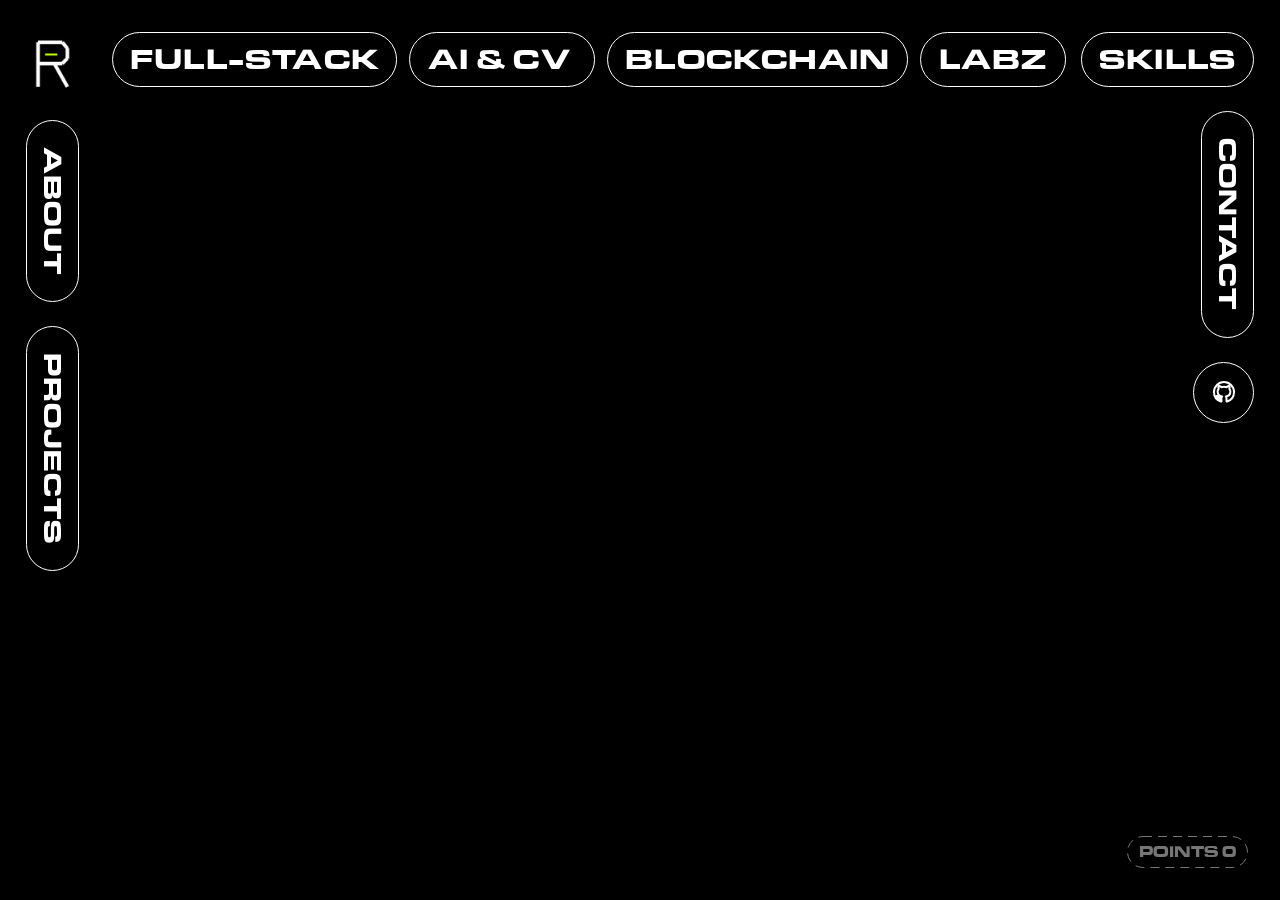
<file: index.html>
<!doctype html>
<html lang="en">
<head>
  <meta charset="utf-8">
  <meta name="viewport" content="width=device-width, initial-scale=1">
  <title>Amogh R Raikar — Software Developer &amp; Creative Technologist</title>
  <meta name="description" content="Building purposeful software, intelligent systems, and innovative digital experiences. Portfolio of Amogh R Raikar, software developer and technologist in Bengaluru.">
  <meta name="robots" content="index, follow, max-image-preview:large, max-snippet:-1, max-video-preview:-1">
  <link rel="canonical" href="https://amoghraikar.github.io/portfolio/">
  <meta property="og:site_name" content="Amogh R Raikar">
  <meta property="og:locale" content="en_US">
  <meta property="og:type" content="website">
  <meta property="og:title" content="Amogh R Raikar — Software Developer &amp; Creative Technologist">
  <meta property="og:description" content="Building purposeful software, intelligent systems, and innovative digital experiences. Portfolio of Amogh R Raikar, software developer and technologist in Bengaluru.">
  <meta property="og:url" content="https://amoghraikar.github.io/portfolio/">
  <meta property="og:image" content="assets/img/profile/amogh_raikar.jpg">
  <meta property="og:image:alt" content="Amogh R Raikar Portfolio">
  <meta name="twitter:card" content="summary_large_image">
  <meta name="twitter:title" content="Amogh R Raikar — Software Developer &amp; Creative Technologist">
  <meta name="twitter:description" content="Building purposeful software, intelligent systems, and innovative digital experiences.">
  <meta name="twitter:image" content="assets/img/profile/amogh_raikar.jpg">
  <script id="seoStructuredData" type="application/ld+json">{"@context":"https://schema.org","@type":"Person","name":"Amogh R Raikar","jobTitle":"Software Developer & Creative Technologist","description":"Building purposeful software, intelligent systems, and innovative digital experiences.","url":"https://amoghraikar.github.io/portfolio/","sameAs":["https://github.com/amoghraikar","https://linkedin.com/in/amoghrraikar","https://instagram.com/amogh.raikar"]}</script>
  <link rel="icon" type="image/png" sizes="16x16" href="assets/img/favicon/favicon-16x16-lm.png" media="(prefers-color-scheme: light)">
  <link rel="icon" type="image/png" sizes="32x32" href="assets/img/favicon/favicon-32x32-lm.png" media="(prefers-color-scheme: light)">
  <link rel="icon" type="image/x-icon" href="assets/img/favicon/favicon-lm.ico" media="(prefers-color-scheme: light)">
  <link rel="icon" type="image/png" sizes="16x16" href="assets/img/favicon/favicon-16x16-dm.png" media="(prefers-color-scheme: dark)">
  <link rel="icon" type="image/png" sizes="32x32" href="assets/img/favicon/favicon-32x32-dm.png" media="(prefers-color-scheme: dark)">
  <link rel="icon" type="image/x-icon" href="assets/img/favicon/favicon-dm.ico" media="(prefers-color-scheme: dark)">
  <script>
    (() => {
      const rawFile = (location.pathname.split('/').pop() || 'index.html').toLowerCase();
      const file = rawFile.replace(/\.html$/, '') || 'index';
      const sectionPage = /^(about|contact|projects)$/.test(file);
      if (matchMedia('(max-width: 700px), (hover: none) and (pointer: coarse) and (max-width: 1100px)').matches && !sectionPage) {
        document.documentElement.classList.add('mobile-index');
      }
      if (sectionPage) {
        document.documentElement.classList.add('section-page');
      }
    })();
  </script>
  <link rel="stylesheet" href="assets/css/styles.css?v=20260927-2">
</head>
<body>
  <nav class="interface" aria-label="Primary navigation">
    <div class="brand-nav">
      <span class="tokonoma-logo-frame">
        <img class="tokonoma-logo" src="assets/img/misc/tokonoma_logo.png" alt="Amogh R Raikar">
      </span>
      <a class="nav-pill vertical" href="about.html"><span class="nav-pill-label">ABOUT</span></a>
      <a class="nav-pill vertical" href="projects.html"><span class="nav-pill-label">PROJECTS</span></a>
    </div>

    <div class="center-nav">
      <a class="nav-pill" href="projects.html?cat=full-stack"><span class="nav-pill-label">FULL-STACK</span></a>
      <a class="nav-pill ai-pill" href="projects.html?cat=ai-cv"><span class="nav-pill-label">AI &amp; CV</span></a>
      <a class="nav-pill" href="projects.html?cat=blockchain"><span class="nav-pill-label">BLOCKCHAIN</span></a>
      <a class="nav-pill labz-pill" href="labz/"><span class="nav-pill-label">LABZ</span></a>
    </div>

    <div class="right-nav">
      <a class="nav-pill" href="about.html#skills"><span class="nav-pill-label">SKILLS</span></a>
      <a class="nav-pill vertical" href="contact.html"><span class="nav-pill-label">CONTACT</span></a>
      <a class="nav-pill instagram-pill" href="https://github.com/amoghraikar" target="_blank" rel="noopener noreferrer" aria-label="Amogh Raikar on GitHub">
        <span class="nav-pill-label">
          <svg viewBox="0 0 24 24" aria-hidden="true" width="24" height="24" fill="currentColor">
            <path fill-rule="evenodd" clip-rule="evenodd" d="M12 2C6.477 2 2 6.484 2 12.017c0 4.425 2.865 8.18 6.839 9.504.5.092.682-.217.682-.483 0-.237-.008-.868-.013-1.703-2.782.605-3.369-1.343-3.369-1.343-.454-1.158-1.11-1.466-1.11-1.466-.908-.62.069-.608.069-.608 1.003.07 1.53 1.032 1.53 1.032.892 1.53 2.341 1.088 2.91.832.092-.647.35-1.088.636-1.338-2.22-.253-4.555-1.113-4.555-4.951 0-1.093.39-1.988 1.029-2.688-.103-.253-.446-1.272.098-2.65 0 0 .84-.27 2.75 1.026A9.564 9.564 0 0112 6.844c.85.004 1.705.115 2.504.337 1.909-1.296 2.747-1.027 2.747-1.027.546 1.379.202 2.398.1 2.651.64.7 1.028 1.595 1.028 2.688 0 3.848-2.339 4.695-4.566 4.943.359.309.678.92.678 1.855 0 1.338-.012 2.419-.012 2.747 0 .268.18.58.688.482A10.019 10.019 0 0022 12.017C22 6.484 17.522 2 12 2z"></path>
          </svg>
        </span>
      </a>
    </div>
  </nav>

  <main>
    <section class="hero" id="trailArea" aria-label="Amogh R Raikar interactive software portfolio">
      <h1 class="seo-heading">Amogh R Raikar — Software Developer &amp; Creative Technologist</h1>
    </section>
  </main>

  <img class="match-reaction" id="matchReaction" alt="" aria-hidden="true">
  <div class="points-display" id="pointsDisplay" aria-live="polite">
    <svg class="points-border" id="pointsBorder" aria-hidden="true">
      <rect class="ants-white" fill="none" stroke="#767676" stroke-width="1"></rect>
    </svg>
    <span id="pointsValue">POINTS 0</span>
  </div>

  <div class="cursor-action" id="cursorAction" aria-hidden="true">
    <span class="cursor-action-label" id="cursorActionLabel">MENU</span>
    <span class="cursor-action-count" id="cursorActionCount"></span>
    <svg class="cursor-image-nav" viewBox="0 0 80 80">
      <g id="cursorNavArrowGroup">
        <path class="cursor-nav-arrow" id="cursorNavArrow" d="M23 40 H56 M46 30 L56 40 L46 50"></path>
      </g>
    </svg>
  </div>

  <div class="viewer" id="viewer" role="dialog" aria-modal="true" aria-label="Expanded image" tabindex="-1">
    <a class="viewer-logo viewer-ui" href="index.html" aria-label="Amogh home">
      <img src="assets/img/misc/tokonoma_logo.png" alt="Amogh R Raikar">
    </a>
    <div class="viewer-tabs viewer-ui" id="viewerTabs" role="tablist" aria-label="Project category">
      <button class="viewer-tab" type="button" data-section="ABOUT">ABOUT</button>
      <button class="viewer-tab active" type="button" data-section="FULL-STACK">FULL-STACK</button>
      <button class="viewer-tab" type="button" data-section="AI &amp; CV">AI &amp; CV</button>
      <button class="viewer-tab" type="button" data-section="BLOCKCHAIN">BLOCKCHAIN</button>
      <button class="viewer-tab" type="button" data-section="CONTACT">CONTACT</button>
    </div>
    <button class="viewer-close viewer-ui" id="viewerClose" type="button">CLOSE</button>
    <div class="viewer-breadcrumb viewer-ui">
      <span id="viewerBreadcrumbPath">FULL-STACK&nbsp;&nbsp;/&nbsp;&nbsp;KARATCORE ERP&nbsp;&nbsp;/&nbsp;&nbsp;</span><strong id="viewerBreadcrumbImage">IMG 1&nbsp;&nbsp;•&nbsp;&nbsp;1</strong>
    </div>
    <img id="viewerImage" alt="Amogh R Raikar project image">
    <iframe class="viewer-video" id="viewerVideo" title="Project video player" frameborder="0" allow="accelerometer; autoplay; clipboard-write; encrypted-media; gyroscope; picture-in-picture; web-share" referrerpolicy="strict-origin-when-cross-origin" allowfullscreen></iframe>
    <div class="viewer-static-page" id="viewerStaticPage">
      <div class="viewer-static-page-inner">
        <div class="viewer-static-grid">
          <figure class="viewer-static-media">
            <img id="viewerStaticImage" src="assets/img/profile/amogh_raikar.jpg" alt="Amogh R Raikar">
          </figure>
          <div class="viewer-static-content">
            <h1 id="viewerStaticTitle"></h1>
            <div class="viewer-static-copy" id="viewerStaticCopy"></div>
          </div>
        </div>
      </div>
    </div>
    <div class="viewer-info-prompt" id="viewerInfoPrompt" aria-hidden="true">
      <svg class="viewer-info-prompt-ants" viewBox="0 0 100 100" preserveAspectRatio="none" aria-hidden="true">
        <rect class="ants-dark" x=".5" y=".5" width="99" height="99" rx="49"></rect>
        <rect class="ants-light" x=".5" y=".5" width="99" height="99" rx="49"></rect>
      </svg>
      <span id="viewerInfoPromptLabel">PRESS I FOR INFO</span>
    </div>
    <div class="viewer-info-back" id="viewerInfoBack" aria-hidden="true">
      <p data-info-line="Project: KaratCore ERP"></p>
      <p data-info-line="Role: Lead Developer"></p>
      <p data-info-line="Stack: Flutter, FastAPI, PostgreSQL, Redis"></p>
      <p data-info-line="GitHub: github.com/amoghraikar/Karatcore-ERP"></p>
    </div>
    <img class="viewer-next-image" id="viewerNextImage" alt="Next image">
    <div class="viewer-next-zone" id="viewerNextZone" aria-label="Show next image">
      <svg class="viewer-next-cue" viewBox="0 0 100 100" preserveAspectRatio="none" aria-hidden="true">
        <rect class="cue-dark" x=".5" y=".5" width="99" height="99"></rect>
        <rect class="cue-light" x=".5" y=".5" width="99" height="99"></rect>
      </svg>
    </div>
    <div class="viewer-thumbnails" id="viewerThumbnails" aria-label="Project images"></div>
    <div class="viewer-menu viewer-ui" id="viewerMenu">
      <div class="viewer-menu-highlight" id="viewerMenuHighlight" aria-hidden="true"></div>
      <svg class="viewer-menu-scroll-cue" id="viewerMenuScrollCue" viewBox="0 0 80 80" aria-hidden="true">
        <circle class="cue-fill" cx="40" cy="40" r="39"></circle>
        <circle class="ants-dark" cx="40" cy="40" r="39"></circle>
        <circle class="ants-light" cx="40" cy="40" r="39"></circle>
        <polyline class="cue-chevron" points="28,34 40,46 52,34"></polyline>
      </svg>
      <img class="viewer-menu-preview" id="viewerMenuPreview" alt="">
      <div class="viewer-menu-list" id="viewerMenuList"></div>
    </div>
    <canvas class="ascii-mask" id="asciiMask" aria-hidden="true"></canvas>
  </div>

  <div class="labz-page-blackout" aria-hidden="true"></div>
  <div class="labz-page-sweep" aria-hidden="true"></div>

<script src="assets/js/app.js?v=20260927-1" defer></script>
</body>
</html>
</file>
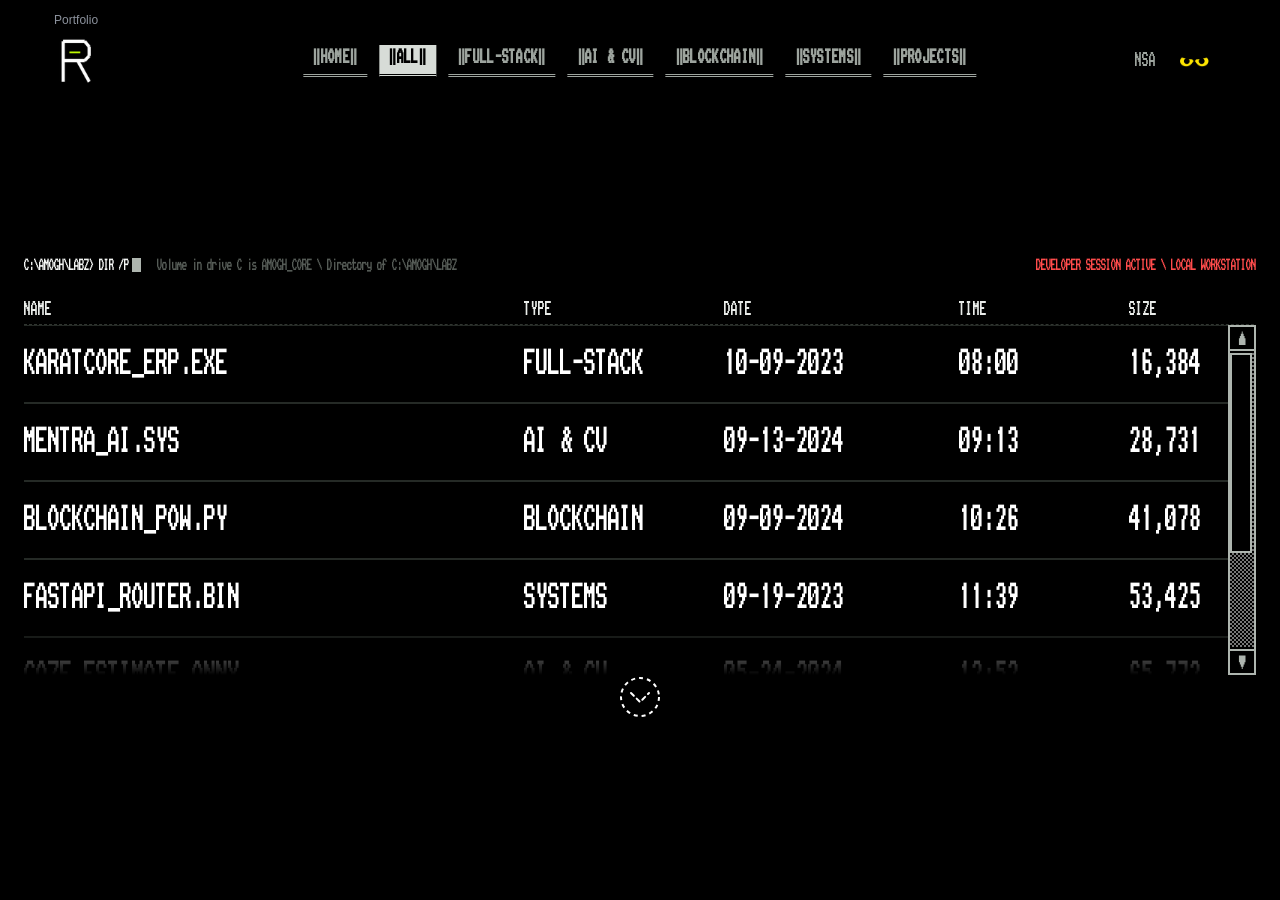
<file: labz/index.html>
<!doctype html>
<html lang="en">
<head>
  <meta charset="utf-8">
  <meta name="viewport" content="width=device-width, initial-scale=1">
  <title>Amogh R Raikar — LABZ Terminal</title>
  <meta name="description" content="Interactive MS-DOS systems lab &amp; developer terminal of Amogh R Raikar. Explore real-time code projects, machine learning models, blockchain nodes, and system experiments.">
  <link rel="canonical" href="https://amoghraikar.github.io/portfolio/labz/">
  <meta property="og:title" content="Amogh R Raikar — LABZ Terminal">
  <meta property="og:description" content="Interactive MS-DOS systems lab &amp; developer terminal of Amogh R Raikar.">
  <meta property="og:image" content="../assets/img/profile/amogh_raikar.jpg">
  <meta name="twitter:card" content="summary_large_image">
  <link rel="icon" type="image/x-icon" href="../assets/img/favicon/favicon-lm.ico" media="(prefers-color-scheme:light)">
  <link rel="icon" type="image/x-icon" href="../assets/img/favicon/favicon-dm.ico" media="(prefers-color-scheme:dark)">
  <link rel="shortcut icon" href="../assets/img/favicon/favicon-dm.ico">
  <link rel="stylesheet" href="assets/css/styles.css">
  <style>
    @font-face {
      font-family: 'EurostileMNExtendedBold';
      src: url('../assets/font/EurostileMNExtendedBold.ttf') format('truetype');
      font-weight: 100 900;
      font-display: swap;
    }
    @font-face {
      font-family: 'Ac437 Amstrad PC-2y';
      src: url('../assets/font/Ac437_Amstrad_PC-2y.ttf') format('truetype');
      font-weight: 400;
      font-style: normal;
      font-display: block;
    }
    :root {
      --dos: #aeb5af;
      --dim: #555b56;
      --chaos-cursor: auto;
    }
    * {
      box-sizing: border-box;
    }
    html, body {
      margin: 0;
      width: 100%;
      height: 100%;
      overflow: hidden;
      background: #000;
      color: var(--dos);
    }
    body, button, a {
      cursor: var(--chaos-cursor) !important;
    }
    .terminal, .terminal * {
      font-family: 'Ac437 Amstrad PC-2y', monospace, Arial, sans-serif !important;
      font-synthesis: none;
    }
    .labzNav {
      position: fixed;
      top: 32px;
      left: 50%;
      z-index: 30;
      display: flex;
      gap: 14px;
      transform: translateX(-50%);
    }
    .nav-pill {
      height: 29px;
      padding: 0 12px;
      border: 1px solid #767676;
      border-radius: 999px;
      background: #000;
      color: #767676;
      font: 700 16px/27px EurostileMNExtendedBold, Arial, sans-serif;
      white-space: nowrap;
      text-decoration: none;
      display: inline-flex;
      align-items: center;
      justify-content: center;
      cursor: pointer;
      transition: all 0.2s ease;
    }
    .nav-pill.active {
      border-color: #fff;
      background: #fff;
      color: #000;
    }
    .nav-pill:not(.active):hover {
      border-color: #242424;
      background: #242424;
      color: #fff;
    }
    .terminal {
      width: min(1500px, calc(100% - 48px));
      height: 100vh;
      margin: auto;
      padding: 112px 0 0;
      overflow: hidden;
    }
    .prompt, .volume {
      margin: 0;
      font-size: clamp(11px, 1.05vw, 15px);
      line-height: 1.4;
    }
    .terminal-heading {
      display: flex;
      align-items: baseline;
      gap: 16px;
      margin-bottom: 20px;
      white-space: nowrap;
    }
    .chatter-line {
      margin-left: auto;
      text-align: right;
    }
    #chatterLine.iridescent {
      color: hsl(0 100% 65%);
      animation: chatterIridescent 2.2s linear infinite;
    }
    @keyframes chatterIridescent {
      to { filter: hue-rotate(360deg); }
    }
    .prompt {
      color: #f4f6f4;
    }
    .volume {
      color: var(--dim);
      transition: color 0.12s steps(2), text-shadow 0.12s steps(2);
    }
    .volume.is-scrambling {
      text-shadow: 0 0 7px currentColor;
    }
    .volume.is-warning {
      color: #ff3131;
    }
    .cursor-block {
      display: inline-block;
      width: 0.62em;
      height: 1.05em;
      margin-left: 0.25em;
      background: var(--dos);
      vertical-align: -0.16em;
      animation: blink 0.72s steps(1) infinite;
    }
    @keyframes blink {
      50% { opacity: 0; }
    }
    .dir-list {
      position: relative;
      overflow: visible;
    }
    .dir-head, .dir-row {
      display: grid;
      grid-template-columns: minmax(480px, 1fr) 180px 215px 150px 190px;
      column-gap: 20px;
      align-items: center;
      min-width: 1295px;
    }
    .dir-head span, .dir-row span {
      white-space: nowrap;
    }
    .dir-head {
      position: sticky;
      top: 112px;
      z-index: 20;
      height: 30px;
      border-bottom: 1px dashed #303530;
      background: #000;
      color: #e9ece9;
    }
    .dir-viewport {
      overflow-x: auto;
      scrollbar-width: none;
    }
    .dir-viewport::-webkit-scrollbar {
      display: none;
    }
    .dir-row {
      position: relative;
      height: 24px;
      padding: 2px 0;
      color: var(--dim);
      font-size: 13px;
      opacity: 0;
      transform: translateY(5px);
      transition: opacity 0.16s, transform 0.2s;
    }
    .dir-row.revealed {
      opacity: 1;
      transform: none;
    }
    .dir-row .size {
      text-align: right;
    }
    .dir-row .type {
      color: #737a74;
    }
    .dir-row.scrambling {
      color: #9da49e;
      text-shadow: 0 0 7px #505650;
    }
    .dir-row.keeper {
      z-index: 8;
      color: #f3f5f3;
      text-decoration: none;
      border-top: 1px solid #252a26;
      border-bottom: 1px solid #252a26;
      background: #0d100e;
      opacity: 1;
      transition: background 0.15s, color 0.15s, border-color 0.15s;
    }
    .dir-row.keeper:hover {
      background: #e9ece9;
      color: #000;
      border-color: #e9ece9;
    }
    .dir-row.keeper .type {
      color: inherit;
    }
    .dir-row[hidden] {
      display: none;
    }
    .status {
      display: none;
      padding: 24px 0;
      color: var(--dim);
      font-size: 13px;
      margin: 24px 0;
    }
    .status.show {
      display: block;
    }
    .status::after {
      content: '_';
      animation: blink 0.72s steps(1) infinite;
    }
    @media(max-width: 780px) {
      .terminal {
        width: calc(100% - 24px);
        padding-top: 92px;
      }
      .labzNav {
        top: 18px;
        gap: 6px;
      }
      .nav-pill {
        padding: 0 9px;
        font-size: 12px;
      }
      .dir-head, .dir-row {
        grid-template-columns: minmax(380px, 1fr) 130px 150px 110px 140px;
        column-gap: 12px;
        min-width: 960px;
        font-size: 11px;
      }
      .ascii-stage {
        width: calc(100% - 24px);
      }
    }
    .dir-viewport {
      height: calc(100vh - 205px - clamp(92px, 17vh, 170px));
      overflow-x: auto !important;
      overflow-y: auto !important;
      overscroll-behavior: contain;
      scrollbar-width: none;
    }
    .dir-head {
      position: sticky !important;
      top: 0 !important;
      z-index: 50 !important;
      background: #000 !important;
    }
    .fall-char {
      animation: none !important;
      transform: none !important;
    }
    .terminal .arial-noise {
      font-family: Arial, sans-serif !important;
      font-weight: 400;
    }
    .terminal-char {
      display: inline-block;
      opacity: 0;
      transform: translateY(3px);
      animation: terminalReveal 0.24s cubic-bezier(0.2, 0.7, 0.2, 1) forwards;
      animation-delay: var(--char-delay);
    }
    @keyframes terminalReveal {
      to { opacity: 1; transform: none; }
    }
    .dir-row {
      transition: height 0.48s cubic-bezier(0.2, 0.8, 0.2, 1), font-size 0.48s cubic-bezier(0.2, 0.8, 0.2, 1), padding 0.48s cubic-bezier(0.2, 0.8, 0.2, 1), opacity 0.16s, transform 0.2s;
    }
    .dir-row:hover {
      height: 78px;
      padding-top: 14px;
      padding-bottom: 14px;
      background: rgb(0, 0, 255) !important;
      color: #fff !important;
      text-shadow: none !important;
      font-size: clamp(24px, 2.25vw, 34px);
      z-index: 12;
    }
    .dir-row:hover .type {
      color: #fff !important;
    }
    .dir-row.erasing {
      color: #000 !important;
      text-shadow: none !important;
      opacity: 0;
      transition: color 0.55s ease, opacity 0.75s ease;
    }
    .dir-row.keeper:hover {
      background: rgb(0, 0, 255) !important;
      color: #fff !important;
      border-color: rgb(0, 0, 255) !important;
    }
    .cursor-trail {
      position: fixed;
      inset: 0;
      z-index: 25;
      width: 100%;
      height: 100%;
      pointer-events: none;
    }
    .chaos-pointer {
      display: none;
    }
    .status {
      position: fixed;
      left: 24px;
      bottom: 12px;
      z-index: 55;
      display: block !important;
      margin: 0;
    }
    .empty {
      display: none;
      padding: 24px 0;
      color: var(--dim);
      font-size: 13px;
    }
    .empty.show {
      display: block;
    }
    .dir-row, .dir-row.keeper {
      height: 78px;
      padding: 14px 0;
      background: #000;
      color: #fff;
      font-size: clamp(24px, 2.25vw, 34px);
      transition: background 0.32s cubic-bezier(0.2, 0.8, 0.2, 1), color 0.32s cubic-bezier(0.2, 0.8, 0.2, 1), opacity 0.16s, transform 0.2s;
    }
    .dir-row .type, .dir-row.keeper .type {
      color: #fff;
    }
    .dir-row:hover, .dir-row.keeper:hover {
      height: 78px;
      padding: 14px 0;
      background: rgb(0, 0, 255) !important;
      color: #fff !important;
      border-color: rgb(0, 0, 255) !important;
    }
    .dir-row.keeper .row-scroll-inner > span:first-child {
      transform: translateX(0);
      transition: transform 0.42s cubic-bezier(0.22, 0.78, 0.2, 1);
    }
    .dir-row.keeper:is(:hover, :active, .cursor-hit) .row-scroll-inner > span:first-child {
      transform: translateX(14px);
    }
    .dir-head span:first-child {
      transform: translateX(0);
      transition: transform 0.42s cubic-bezier(0.22, 0.78, 0.2, 1);
    }
    .dir-list:has(.dir-row.keeper:is(:hover, :active, .cursor-hit)) .dir-head span:first-child {
      transform: translateX(14px);
    }
    .dir-row.cursor-hit {
      background: rgb(0, 0, 255) !important;
      color: #fff !important;
      text-shadow: none !important;
    }
    .dir-row.cursor-hit .type {
      color: #fff !important;
    }
    .dir-row.keeper .row-scroll-inner > .roll-cell {
      position: relative;
      display: block;
      height: 1.15em;
      overflow: hidden;
    }
    .roll-track {
      position: absolute;
      left: 0;
      top: 0;
      width: 100%;
      height: 2.3em;
      display: flex;
      flex-direction: column;
      transform: translate3d(0, 0, 0);
      transition: transform 0.68s cubic-bezier(0.22, 0.72, 0.18, 1);
      transition-delay: 0s;
      will-change: transform;
    }
    .roll-copy {
      display: block;
      width: 100%;
      height: 1.15em;
      line-height: 1.15em;
      flex: 0 0 1.15em;
    }
    .dir-row.keeper:hover .roll-track {
      transform: translate3d(0, -50%, 0);
    }
    .dir-row.keeper:hover .row-scroll-inner > .roll-cell:nth-child(1) .roll-track {
      transition-delay: 0s;
    }
    .dir-row.keeper:hover .row-scroll-inner > .roll-cell:nth-child(2) .roll-track {
      transition-delay: 0.07s;
    }
    .dir-row.keeper:hover .row-scroll-inner > .roll-cell:nth-child(3) .roll-track {
      transition-delay: 0.14s;
    }
    .dir-row.keeper:hover .row-scroll-inner > .roll-cell:nth-child(4) .roll-track {
      transition-delay: 0.21s;
    }
    .dir-row.keeper:hover .row-scroll-inner > .roll-cell:nth-child(5) .roll-track {
      transition-delay: 0.28s;
    }
    .dir-row.scrambling {
      color: var(--row-color, #9da49e) !important;
      transition: color 0.12s linear;
    }
    .dir-row.keeper[data-category="fullstack"]:is(:hover, .cursor-hit) {
      background: #0000ff !important;
      color: #fff !important;
      border-color: #0000ff !important;
    }
    .dir-row.keeper[data-category="aicv"]:is(:hover, .cursor-hit) {
      background: #00ffc4 !important;
      color: #000 !important;
      border-color: #00ffc4 !important;
    }
    .dir-row.keeper[data-category="aicv"]:is(:hover, .cursor-hit) .type {
      color: #000 !important;
    }
    .dir-row.keeper[data-category="blockchain"]:is(:hover, .cursor-hit) {
      background: #a800ff !important;
      color: #fff !important;
      border-color: #a800ff !important;
    }
    .dir-row.keeper[data-category="systems"]:is(:hover, .cursor-hit) {
      background: #ffaa00 !important;
      color: #000 !important;
      border-color: #ffaa00 !important;
    }
    .dir-row.keeper[data-category="systems"]:is(:hover, .cursor-hit) .type {
      color: #000 !important;
    }
    .ascii-stage {
      position: fixed;
      left: 50%;
      bottom: 0;
      z-index: 18;
      width: min(1500px, calc(100% - 48px));
      height: clamp(92px, 17vh, 170px);
      margin: 0;
      padding: 8px 0 0;
      overflow: hidden;
      transform: translateX(-50%);
      background: linear-gradient(180deg, transparent 0, #000 18%);
      color: #fff;
      font-family: 'Courier New', monospace !important;
      font-size: clamp(7px, 1.05vw, 15px);
      font-weight: 700;
      line-height: 0.92;
      letter-spacing: 0;
      white-space: pre;
      pointer-events: none;
      opacity: 0;
      transition: color 0.16s linear, opacity 0.18s ease;
    }
    .ascii-stage.show {
      opacity: 1;
    }
    .status {
      display: none !important;
    }
    .terminal .dir-viewport {
      height: min(650px, calc(100vh - 205px - clamp(64px, 11vh, 112px))) !important;
      max-height: none;
      overflow-x: hidden !important;
      -webkit-mask-image: linear-gradient(to bottom, #000 0, #000 calc(100% - 60px), transparent 100%);
      mask-image: linear-gradient(to bottom, #000 0, #000 calc(100% - 60px), transparent 100%);
    }
    .terminal .dir-viewport.has-scroll-top {
      -webkit-mask-image: linear-gradient(to bottom, #000 0, #000 30px, transparent 30px, #000 90px, #000 calc(100% - 60px), transparent 100%);
      mask-image: linear-gradient(to bottom, #000 0, #000 30px, transparent 30px, #000 90px, #000 calc(100% - 60px), transparent 100%);
    }
    .dir-row {
      display: block;
      min-width: 0;
    }
    .row-scroll-inner {
      display: grid;
      grid-template-columns: minmax(480px, 1fr) 180px 215px 150px 190px;
      column-gap: 20px;
      align-items: center;
      min-width: 1295px;
      height: 100%;
    }
    .retro-scrollbar {
      position: fixed;
      top: 0;
      left: 0;
      z-index: 60;
      width: 28px;
      height: 507px;
      border: 2px solid #aeb5af;
      background: #000;
      color: #aeb5af;
      user-select: none;
      cursor: pointer !important;
    }
    .retro-scrollbar, .retro-scrollbar * {
      cursor: pointer !important;
    }
    .retro-scroll-button {
      display: grid;
      width: 24px;
      height: 24px;
      padding: 0;
      place-items: center;
      border: 0;
      border-bottom: 2px solid #aeb5af;
      background: #000;
      color: #aeb5af;
      font: 18px/1 'Ac437 Amstrad PC-2y', monospace;
    }
    .retro-scroll-button:last-child {
      position: absolute;
      bottom: 0;
      border-top: 2px solid #aeb5af;
      border-bottom: 0;
    }
    .retro-scroll-button:hover {
      background: #00f;
      color: #fff;
    }
    .retro-scroll-track {
      position: absolute;
      top: 26px;
      right: 0;
      bottom: 26px;
      left: 0;
      background: repeating-conic-gradient(#777 0 25%, #000 0 50%) 0 0/4px 4px;
    }
    .retro-scroll-thumb {
      -webkit-appearance: none;
      appearance: none;
      position: absolute;
      inset: 0;
      width: 100%;
      height: 100%;
      margin: 0;
      border: 0;
      background: transparent;
      writing-mode: vertical-lr;
      direction: ltr;
    }
    .retro-scroll-thumb::-webkit-slider-runnable-track {
      width: 24px;
      height: 100%;
      background: transparent;
    }
    .retro-scroll-thumb::-webkit-slider-thumb {
      -webkit-appearance: none;
      width: 22px;
      height: 200px;
      border: 2px solid #aeb5af;
      border-radius: 0;
      background: #000;
      box-shadow: inset 0 0 0 1px #000;
    }
    .retro-scroll-thumb::-moz-range-track {
      width: 24px;
      height: 100%;
      background: transparent;
    }
    .retro-scroll-thumb::-moz-range-thumb {
      width: 20px;
      height: 200px;
      border: 2px solid #aeb5af;
      border-radius: 0;
      background: #000;
    }
    .retro-scroll-thumb:active::-webkit-slider-thumb {
      background: #00f;
      border-color: #fff;
    }
    .retro-scroll-thumb:active::-moz-range-thumb {
      background: #00f;
      border-color: #fff;
    }
    @media(max-width: 780px), (hover: none) and (pointer: coarse) {
      .retro-scrollbar {
        display: none !important;
      }
      .scroll-cue {
        display: none !important;
      }
      .terminal .dir-viewport {
        height: calc(100dvh - 205px) !important;
        max-height: none;
        overflow-x: hidden !important;
        overflow-y: auto !important;
        -webkit-mask-image: none !important;
        mask-image: none !important;
      }
      .dir-row {
        overflow-x: auto;
        overflow-y: hidden;
        overscroll-behavior-x: contain;
        scrollbar-width: none;
        -webkit-overflow-scrolling: touch;
      }
      .dir-row::-webkit-scrollbar {
        display: none;
      }
      .row-scroll-inner {
        grid-template-columns: minmax(380px, 1fr) 130px 150px 110px 140px;
        column-gap: 12px;
        min-width: 960px;
      }
      .dir-head {
        overflow: hidden;
      }
      #fileRows {
        padding-bottom: calc(112px + env(safe-area-inset-bottom));
      }
    }
    .ascii-stage {
      height: clamp(64px, 11vh, 112px);
      padding-top: 4px;
      font-size: clamp(5px, 0.72vw, 10px);
      line-height: 0.9;
    }
    @media(min-width: 781px) and (hover: hover) {
      :root {
        --labz-top-safe: clamp(96px, 10vh, 120px);
        --labz-ascii-height: clamp(64px, 11vh, 112px);
        --labz-ascii-gap: clamp(80px, 14vh, 176px);
      }
      .terminal {
        position: fixed;
        top: var(--labz-top-safe);
        bottom: calc(var(--labz-ascii-height) + var(--labz-ascii-gap));
        left: 50%;
        display: flex;
        height: auto;
        margin: 0;
        padding: 0;
        flex-direction: column;
        justify-content: center;
        transform: translateX(-50%);
      }
      .terminal-heading, .terminal .dir-viewport {
        flex: 0 0 auto;
      }
      .terminal .dir-viewport {
        height: min(650px, calc(100dvh - var(--labz-top-safe) - var(--labz-ascii-height) - var(--labz-ascii-gap))) !important;
      }
      .ascii-stage {
        height: var(--labz-ascii-height);
        text-align: center;
      }
    }
    @media(min-width: 781px) and (hover: hover) {
      .terminal .dir-viewport {
        flex: 0 1 auto;
        min-height: 0;
      }
      .terminal .dir-viewport.has-scroll-top:not(.has-scroll-bottom) {
        -webkit-mask-image: linear-gradient(to bottom, #000 0, #000 30px, transparent 30px, #000 90px, #000 100%);
        mask-image: linear-gradient(to bottom, #000 0, #000 30px, transparent 30px, #000 90px, #000 100%);
      }
      .terminal .dir-viewport.at-scroll-end {
        -webkit-mask-image: none !important;
        mask-image: none !important;
      }
    }
  </style>
</head>
<body>
  <div class="desktop-view-notice" role="status">BEST VIEWED ON DESKTOP</div>
  <canvas class="cursor-trail" id="cursorTrail" aria-hidden="true"></canvas>

  <nav class="interface" aria-label="Amogh Raikar home">
    <div class="brand-nav">
      <span class="tokonoma-logo-frame">
        <a class="tokonoma-logo-link" href="../index.html" aria-label="Back to Portfolio home">
          <span class="made-by">Portfolio</span>
          <img class="tokonoma-logo" src="../assets/img/misc/tokonoma_logo.png" alt="Amogh R Raikar">
          <span class="tokonoma-logo-bye" aria-hidden="true">👋</span>
        </a>
      </span>
    </div>
  </nav>

  <div class="chaos-pointer" id="chaosPointer" aria-hidden="true">＋</div>

  <div class="retro-scrollbar" id="retroScrollbar" aria-label="Project list scrollbar">
    <button class="retro-scroll-button" id="retroScrollUp" type="button" aria-label="Scroll up">▲</button>
    <div class="retro-scroll-track" id="retroScrollTrack">
      <input class="retro-scroll-thumb" id="retroScrollThumb" type="range" min="0" max="1000" value="0" aria-label="Scroll project rows">
    </div>
    <button class="retro-scroll-button" id="retroScrollDown" type="button" aria-label="Scroll down">▼</button>
  </div>

  <div class="scroll-cue" id="scrollCue" aria-hidden="true">
    <svg viewBox="0 0 44 44"><circle class="scroll-cue-ring" cx="22" cy="22" r="19"/><path class="scroll-cue-chevron" d="M13 18 L22 27 L31 18"/></svg>
  </div>
  <div class="scroll-cue hide" id="scrollCueUp" aria-hidden="true">
    <svg viewBox="0 0 44 44"><circle class="scroll-cue-ring" cx="22" cy="22" r="19"/><path class="scroll-cue-chevron" d="M13 26 L22 17 L31 26"/></svg>
  </div>

  <nav class="labzNav">
    <a class="nav-pill" href="../index.html">HOME</a>
    <button class="nav-pill active" data-filter="all">ALL</button>
    <button class="nav-pill" data-filter="fullstack">FULL-STACK</button>
    <button class="nav-pill" data-filter="aicv">AI &amp; CV</button>
    <button class="nav-pill" data-filter="blockchain">BLOCKCHAIN</button>
    <button class="nav-pill" data-filter="systems">SYSTEMS</button>
    <a class="nav-pill" href="../projects.html">PROJECTS</a>
  </nav>

  <main class="terminal">
    <div class="terminal-heading">
      <p class="prompt">C:\AMOGH\LABZ&gt; DIR /P<span class="cursor-block"></span></p>
      <p class="volume" id="terminalStatusLine"><span class="volume-part" id="volumeDrive">Volume in drive C is AMOGH_CORE</span>&nbsp;\&nbsp;<span class="volume-part" id="volumeDirectory">Directory of C:\AMOGH\LABZ</span></p>
      <p class="volume chatter-line" id="agencyChatterLine"><span class="volume-part" id="chatterLine">A NEW USER HAS ENTERED THE CHAT</span></p>
    </div>
    <div class="dir-viewport">
      <div class="dir-list">
        <div class="dir-head"><span>NAME</span><span>TYPE</span><span>DATE</span><span>TIME</span><span>SIZE</span></div>
        <div id="fileRows"></div>
      </div>
    </div>
    <p class="status" id="status">READING DIRECTORY</p>
    <p class="empty" id="empty">NO MATCHING PROJECTS FOUND.</p>
  </main>

  <div class="agency-watch" aria-hidden="true">
    <span id="agencyName" class="agency-name-window"><span class="agency-name-current">NSA</span></span>
    <img src="assets/img/gif/eyes.gif" alt="">
  </div>

  <pre class="ascii-stage" id="asciiStage" aria-hidden="true"></pre>

  <div class="page-blackout" aria-hidden="true"></div>
  <div class="page-sweep" aria-hidden="true"></div>

  <script src="assets/js/labz.js"></script>
</body>
</html>
</file>
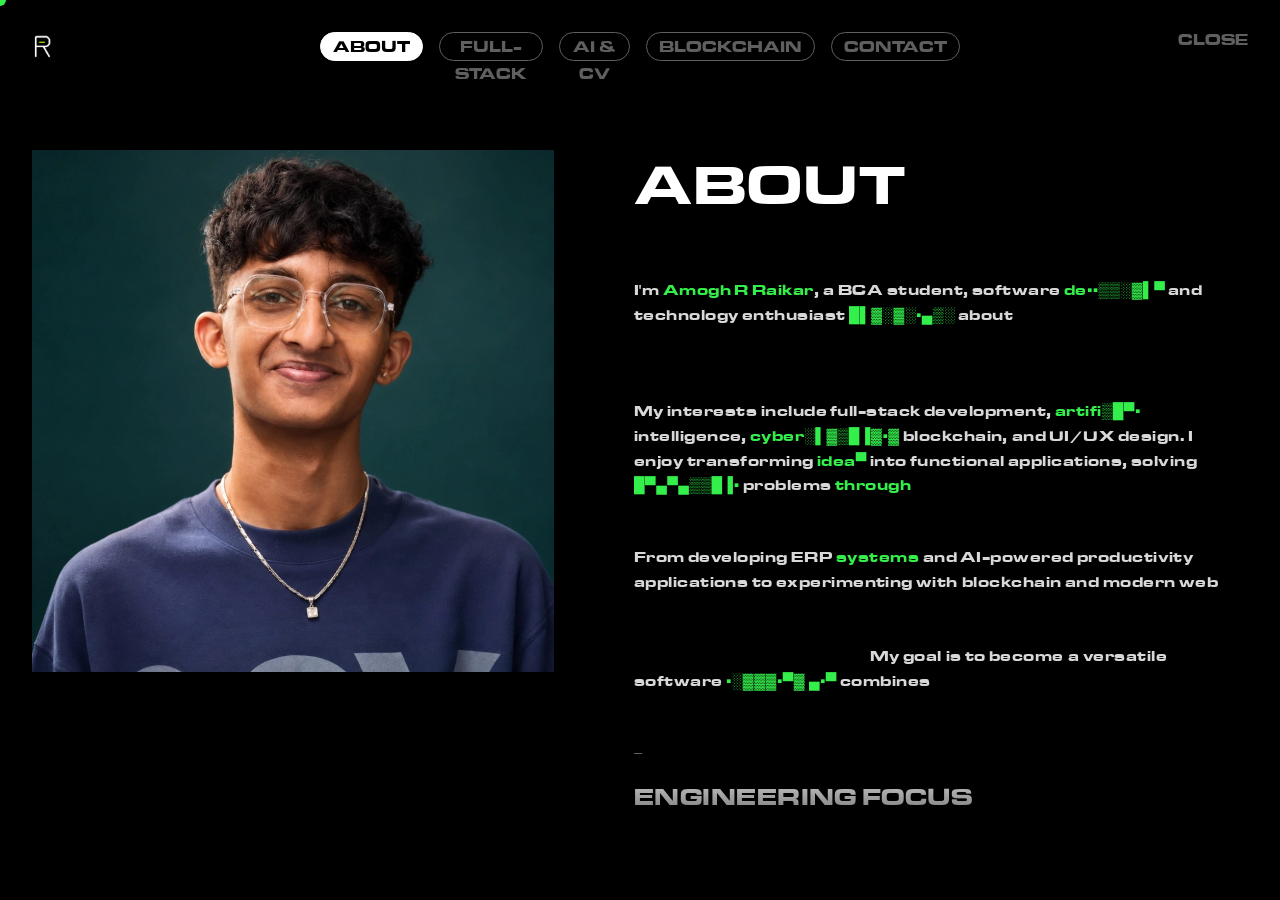
<file: about.html>
<!doctype html>
<html lang="en">
<head>
  <meta charset="utf-8">
  <meta name="viewport" content="width=device-width, initial-scale=1">
  <title>About Amogh R Raikar — Software Developer &amp; Creative Technologist</title>
  <meta name="description" content="Meet Amogh R Raikar, a software developer and creative technologist based in Bengaluru, India, building practical solutions across full-stack, AI, blockchain, and UI/UX design.">
  <meta name="robots" content="index, follow, max-image-preview:large, max-snippet:-1, max-video-preview:-1">
  <link rel="canonical" href="https://amoghraikar.github.io/portfolio/about.html">
  <meta property="og:site_name" content="Amogh R Raikar">
  <meta property="og:locale" content="en_US">
  <meta property="og:type" content="website">
  <meta property="og:title" content="About Amogh R Raikar — Software Developer &amp; Creative Technologist">
  <meta property="og:description" content="Meet Amogh R Raikar, a software developer and creative technologist based in Bengaluru, India, building practical solutions across full-stack, AI, blockchain, and UI/UX design.">
  <meta property="og:url" content="https://amoghraikar.github.io/portfolio/about.html">
  <meta property="og:image" content="assets/img/profile/amogh_raikar.jpg">
  <meta property="og:image:alt" content="About Amogh R Raikar">
  <meta name="twitter:card" content="summary_large_image">
  <meta name="twitter:title" content="About Amogh R Raikar — Software Developer &amp; Creative Technologist">
  <meta name="twitter:description" content="Meet Amogh R Raikar, a software developer and creative technologist based in Bengaluru, India.">
  <meta name="twitter:image" content="assets/img/profile/amogh_raikar.jpg">
  <link rel="icon" type="image/png" sizes="16x16" href="assets/img/favicon/favicon-16x16-lm.png" media="(prefers-color-scheme: light)">
  <link rel="icon" type="image/png" sizes="32x32" href="assets/img/favicon/favicon-32x32-lm.png" media="(prefers-color-scheme: light)">
  <link rel="icon" type="image/x-icon" href="assets/img/favicon/favicon-lm.ico" media="(prefers-color-scheme: light)">
  <link rel="icon" type="image/png" sizes="16x16" href="assets/img/favicon/favicon-16x16-dm.png" media="(prefers-color-scheme: dark)">
  <link rel="icon" type="image/png" sizes="32x32" href="assets/img/favicon/favicon-32x32-dm.png" media="(prefers-color-scheme: dark)">
  <link rel="icon" type="image/x-icon" href="assets/img/favicon/favicon-dm.ico" media="(prefers-color-scheme: dark)">
  <script>
    (() => {
      const rawFile = (location.pathname.split('/').pop() || 'index.html').toLowerCase();
      const file = rawFile.replace(/\.html$/, '') || 'index';
      const sectionPage = /^(about|contact|projects)$/.test(file);
      if (matchMedia('(max-width: 700px), (hover: none) and (pointer: coarse) and (max-width: 1100px)').matches && !sectionPage) {
        document.documentElement.classList.add('mobile-index');
      }
      if (sectionPage) {
        document.documentElement.classList.add('section-page');
      }
      if (/^(about|contact)$/.test(file)) {
        document.documentElement.classList.add('static-page');
      }
    })();
  </script>
  <link rel="stylesheet" href="assets/css/styles.css?v=20260927-2">
</head>
<body>
  <nav class="interface" aria-label="Primary navigation">
    <div class="brand-nav">
      <span class="tokonoma-logo-frame">
        <img class="tokonoma-logo" src="assets/img/misc/tokonoma_logo.png" alt="Amogh R Raikar">
      </span>
      <a class="nav-pill vertical" href="about.html"><span class="nav-pill-label">ABOUT</span></a>
      <a class="nav-pill vertical" href="projects.html"><span class="nav-pill-label">PROJECTS</span></a>
    </div>

    <div class="center-nav">
      <a class="nav-pill" href="projects.html?cat=full-stack"><span class="nav-pill-label">FULL-STACK</span></a>
      <a class="nav-pill ai-pill" href="projects.html?cat=ai-cv"><span class="nav-pill-label">AI &amp; CV</span></a>
      <a class="nav-pill" href="projects.html?cat=blockchain"><span class="nav-pill-label">BLOCKCHAIN</span></a>
      <a class="nav-pill labz-pill" href="labz/"><span class="nav-pill-label">LABZ</span></a>
    </div>

    <div class="right-nav">
      <a class="nav-pill" href="about.html#skills"><span class="nav-pill-label">SKILLS</span></a>
      <a class="nav-pill vertical" href="contact.html"><span class="nav-pill-label">CONTACT</span></a>
      <a class="nav-pill instagram-pill" href="https://github.com/amoghraikar" target="_blank" rel="noopener noreferrer" aria-label="Amogh on GitHub">
        <span class="nav-pill-label">
          <svg viewBox="0 0 24 24" aria-hidden="true" width="24" height="24" fill="currentColor">
            <path fill-rule="evenodd" clip-rule="evenodd" d="M12 2C6.477 2 2 6.484 2 12.017c0 4.425 2.865 8.18 6.839 9.504.5.092.682-.217.682-.483 0-.237-.008-.868-.013-1.703-2.782.605-3.369-1.343-3.369-1.343-.454-1.158-1.11-1.466-1.11-1.466-.908-.62.069-.608.069-.608 1.003.07 1.53 1.032 1.53 1.032.892 1.53 2.341 1.088 2.91.832.092-.647.35-1.088.636-1.338-2.22-.253-4.555-1.113-4.555-4.951 0-1.093.39-1.988 1.029-2.688-.103-.253-.446-1.272.098-2.65 0 0 .84-.27 2.75 1.026A9.564 9.564 0 0112 6.844c.85.004 1.705.115 2.504.337 1.909-1.296 2.747-1.027 2.747-1.027.546 1.379.202 2.398.1 2.651.64.7 1.028 1.595 1.028 2.688 0 3.848-2.339 4.695-4.566 4.943.359.309.678.92.678 1.855 0 1.338-.012 2.419-.012 2.747 0 .268.18.58.688.482A10.019 10.019 0 0022 12.017C22 6.484 17.522 2 12 2z"></path>
          </svg>
        </span>
      </a>
    </div>
  </nav>

  <main>
    <section class="hero" id="trailArea" aria-label="About Amogh R Raikar">
      <h1 class="seo-heading">About Amogh R Raikar — Software Developer &amp; Creative Technologist</h1>
    </section>
  </main>

  <img class="match-reaction" id="matchReaction" alt="" aria-hidden="true">
  <div class="points-display" id="pointsDisplay" aria-live="polite">
    <svg class="points-border" id="pointsBorder" aria-hidden="true">
      <rect class="ants-white" fill="none" stroke="#767676" stroke-width="1"></rect>
    </svg>
    <span id="pointsValue">POINTS 0</span>
  </div>

  <div class="cursor-action" id="cursorAction" aria-hidden="true">
    <span class="cursor-action-label" id="cursorActionLabel">MENU</span>
    <span class="cursor-action-count" id="cursorActionCount"></span>
    <svg class="cursor-image-nav" viewBox="0 0 80 80">
      <g id="cursorNavArrowGroup">
        <path class="cursor-nav-arrow" id="cursorNavArrow" d="M23 40 H56 M46 30 L56 40 L46 50"></path>
      </g>
    </svg>
  </div>

  <div class="viewer" id="viewer" role="dialog" aria-modal="true" aria-label="Expanded image" tabindex="-1">
    <a class="viewer-logo viewer-ui" href="index.html" aria-label="Amogh home">
      <img src="assets/img/misc/tokonoma_logo.png" alt="Amogh R Raikar">
    </a>
    <div class="viewer-tabs viewer-ui" id="viewerTabs" role="tablist" aria-label="Project category">
      <button class="viewer-tab active" type="button" data-section="ABOUT">ABOUT</button>
      <button class="viewer-tab" type="button" data-section="FULL-STACK">FULL-STACK</button>
      <button class="viewer-tab" type="button" data-section="AI &amp; CV">AI &amp; CV</button>
      <button class="viewer-tab" type="button" data-section="BLOCKCHAIN">BLOCKCHAIN</button>
      <button class="viewer-tab" type="button" data-section="CONTACT">CONTACT</button>
    </div>
    <button class="viewer-close viewer-ui" id="viewerClose" type="button">CLOSE</button>
    <div class="viewer-breadcrumb viewer-ui">
      <span id="viewerBreadcrumbPath">ABOUT&nbsp;&nbsp;/&nbsp;&nbsp;</span><strong id="viewerBreadcrumbImage">PROFILE</strong>
    </div>
    <img id="viewerImage" alt="Amogh R Raikar project image">
    <iframe class="viewer-video" id="viewerVideo" title="Project video player" frameborder="0" allow="accelerometer; autoplay; clipboard-write; encrypted-media; gyroscope; picture-in-picture; web-share" referrerpolicy="strict-origin-when-cross-origin" allowfullscreen></iframe>
    <div class="viewer-static-page" id="viewerStaticPage">
      <div class="viewer-static-page-inner">
        <div class="viewer-static-grid">
          <figure class="viewer-static-media">
            <img id="viewerStaticImage" src="assets/img/profile/amogh_raikar.jpg" alt="Amogh R Raikar">
          </figure>
          <div class="viewer-static-content">
            <h1 id="viewerStaticTitle">ABOUT</h1>
            <div class="viewer-static-copy" id="viewerStaticCopy"></div>
          </div>
        </div>
      </div>
    </div>
    <div class="viewer-info-prompt" id="viewerInfoPrompt" aria-hidden="true">
      <svg class="viewer-info-prompt-ants" viewBox="0 0 100 100" preserveAspectRatio="none" aria-hidden="true">
        <rect class="ants-dark" x=".5" y=".5" width="99" height="99" rx="49"></rect>
        <rect class="ants-light" x=".5" y=".5" width="99" height="99" rx="49"></rect>
      </svg>
      <span id="viewerInfoPromptLabel">PRESS I FOR INFO</span>
    </div>
    <div class="viewer-info-back" id="viewerInfoBack" aria-hidden="true"></div>
    <img class="viewer-next-image" id="viewerNextImage" alt="Next image">
    <div class="viewer-next-zone" id="viewerNextZone" aria-label="Show next image">
      <svg class="viewer-next-cue" viewBox="0 0 100 100" preserveAspectRatio="none" aria-hidden="true">
        <rect class="cue-dark" x=".5" y=".5" width="99" height="99"></rect>
        <rect class="cue-light" x=".5" y=".5" width="99" height="99"></rect>
      </svg>
    </div>
    <div class="viewer-thumbnails" id="viewerThumbnails" aria-label="Project images"></div>
    <div class="viewer-menu viewer-ui" id="viewerMenu">
      <div class="viewer-menu-highlight" id="viewerMenuHighlight" aria-hidden="true"></div>
      <svg class="viewer-menu-scroll-cue" id="viewerMenuScrollCue" viewBox="0 0 80 80" aria-hidden="true">
        <circle class="cue-fill" cx="40" cy="40" r="39"></circle>
        <circle class="ants-dark" cx="40" cy="40" r="39"></circle>
        <circle class="ants-light" cx="40" cy="40" r="39"></circle>
        <polyline class="ants-dark" points="28,34 40,46 52,34"></polyline>
        <polyline class="ants-light" points="28,34 40,46 52,34"></polyline>
      </svg>
      <img class="viewer-menu-preview" id="viewerMenuPreview" alt="">
      <div class="viewer-menu-list" id="viewerMenuList"></div>
    </div>
    <canvas class="ascii-mask" id="asciiMask" aria-hidden="true"></canvas>
  </div>

  <div class="mobile-section-nav-fade" aria-hidden="true"></div>
  <nav class="mobile-section-nav" id="mobileSectionNav" aria-label="Sections">
    <a class="mobile-section-pill active" href="about.html" aria-current="page">ABOUT</a>
    <a class="mobile-section-pill" href="projects.html">PROJECTS</a>
    <a class="mobile-section-pill" href="labz/">LABZ</a>
    <a class="mobile-section-pill" href="contact.html">CONTACT</a>
  </nav>
  <div class="mobile-static-topbar" id="mobileStaticTopbar">
    <a class="mobile-static-logo" href="index.html" aria-label="Home">
      <img src="assets/img/misc/tokonoma_logo.png" alt="Amogh R Raikar">
    </a>
    <button class="mobile-static-close" id="mobileStaticClose" type="button" aria-label="Close and return home">
      <svg viewBox="0 0 44 44" aria-hidden="true">
        <path d="M14 14L30 30M30 14L14 30"></path>
      </svg>
    </button>
  </div>

  <div class="labz-page-blackout" aria-hidden="true"></div>
  <div class="labz-page-sweep" aria-hidden="true"></div>

<script src="assets/js/app.js?v=20260927-1" defer></script>
</body>
</html>
</file>
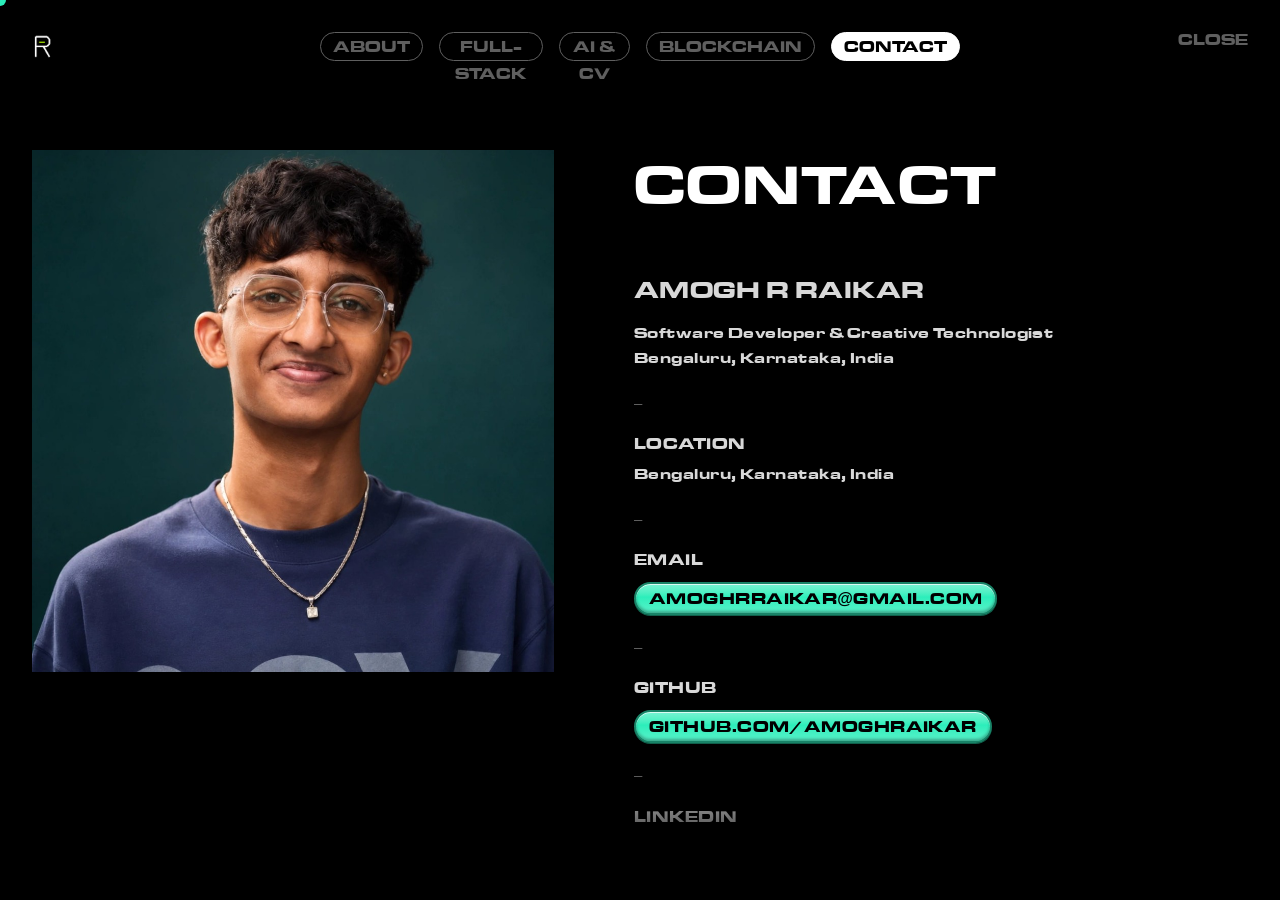
<file: contact.html>
<!doctype html>
<html lang="en">
<head>
  <meta charset="utf-8">
  <meta name="viewport" content="width=device-width, initial-scale=1">
  <title>Contact Amogh R Raikar — Software Developer &amp; Creative Technologist</title>
  <meta name="description" content="Connect with Amogh R Raikar for software engineering opportunities, AI projects, and innovative digital collaborations in Bengaluru, India.">
  <meta name="robots" content="index, follow, max-image-preview:large, max-snippet:-1, max-video-preview:-1">
  <link rel="canonical" href="https://amoghraikar.github.io/portfolio/contact.html">
  <meta property="og:site_name" content="Amogh R Raikar">
  <meta property="og:locale" content="en_US">
  <meta property="og:type" content="website">
  <meta property="og:title" content="Contact Amogh R Raikar — Software Developer &amp; Creative Technologist">
  <meta property="og:description" content="Connect with Amogh R Raikar for software engineering opportunities, AI projects, and innovative digital collaborations.">
  <meta property="og:url" content="https://amoghraikar.github.io/portfolio/contact.html">
  <meta property="og:image" content="assets/img/profile/amogh_raikar.jpg">
  <meta property="og:image:alt" content="Contact Amogh R Raikar">
  <meta name="twitter:card" content="summary_large_image">
  <meta name="twitter:title" content="Contact Amogh R Raikar — Software Developer &amp; Creative Technologist">
  <meta name="twitter:description" content="Connect with Amogh R Raikar for software engineering opportunities, AI projects, and innovative digital collaborations.">
  <meta name="twitter:image" content="assets/img/profile/amogh_raikar.jpg">
  <link rel="icon" type="image/png" sizes="16x16" href="assets/img/favicon/favicon-16x16-lm.png" media="(prefers-color-scheme: light)">
  <link rel="icon" type="image/png" sizes="32x32" href="assets/img/favicon/favicon-32x32-lm.png" media="(prefers-color-scheme: light)">
  <link rel="icon" type="image/x-icon" href="assets/img/favicon/favicon-lm.ico" media="(prefers-color-scheme: light)">
  <link rel="icon" type="image/png" sizes="16x16" href="assets/img/favicon/favicon-16x16-dm.png" media="(prefers-color-scheme: dark)">
  <link rel="icon" type="image/png" sizes="32x32" href="assets/img/favicon/favicon-32x32-dm.png" media="(prefers-color-scheme: dark)">
  <link rel="icon" type="image/x-icon" href="assets/img/favicon/favicon-dm.ico" media="(prefers-color-scheme: dark)">
  <script>
    (() => {
      const rawFile = (location.pathname.split('/').pop() || 'index.html').toLowerCase();
      const file = rawFile.replace(/\.html$/, '') || 'index';
      const sectionPage = /^(about|contact|projects)$/.test(file);
      if (matchMedia('(max-width: 700px), (hover: none) and (pointer: coarse) and (max-width: 1100px)').matches && !sectionPage) {
        document.documentElement.classList.add('mobile-index');
      }
      if (sectionPage) {
        document.documentElement.classList.add('section-page');
      }
      if (/^(about|contact)$/.test(file)) {
        document.documentElement.classList.add('static-page');
      }
    })();
  </script>
  <link rel="stylesheet" href="assets/css/styles.css?v=20260927-2">
</head>
<body>
  <nav class="interface" aria-label="Primary navigation">
    <div class="brand-nav">
      <span class="tokonoma-logo-frame">
        <img class="tokonoma-logo" src="assets/img/misc/tokonoma_logo.png" alt="Amogh R Raikar">
      </span>
      <a class="nav-pill vertical" href="about.html"><span class="nav-pill-label">ABOUT</span></a>
      <a class="nav-pill vertical" href="projects.html"><span class="nav-pill-label">PROJECTS</span></a>
    </div>

    <div class="center-nav">
      <a class="nav-pill" href="projects.html?cat=full-stack"><span class="nav-pill-label">FULL-STACK</span></a>
      <a class="nav-pill ai-pill" href="projects.html?cat=ai-cv"><span class="nav-pill-label">AI &amp; CV</span></a>
      <a class="nav-pill" href="projects.html?cat=blockchain"><span class="nav-pill-label">BLOCKCHAIN</span></a>
      <a class="nav-pill labz-pill" href="labz/"><span class="nav-pill-label">LABZ</span></a>
    </div>

    <div class="right-nav">
      <a class="nav-pill" href="about.html#skills"><span class="nav-pill-label">SKILLS</span></a>
      <a class="nav-pill vertical" href="contact.html"><span class="nav-pill-label">CONTACT</span></a>
      <a class="nav-pill instagram-pill" href="https://github.com/amoghraikar" target="_blank" rel="noopener noreferrer" aria-label="Amogh on GitHub">
        <span class="nav-pill-label">
          <svg viewBox="0 0 24 24" aria-hidden="true" width="24" height="24" fill="currentColor">
            <path fill-rule="evenodd" clip-rule="evenodd" d="M12 2C6.477 2 2 6.484 2 12.017c0 4.425 2.865 8.18 6.839 9.504.5.092.682-.217.682-.483 0-.237-.008-.868-.013-1.703-2.782.605-3.369-1.343-3.369-1.343-.454-1.158-1.11-1.466-1.11-1.466-.908-.62.069-.608.069-.608 1.003.07 1.53 1.032 1.53 1.032.892 1.53 2.341 1.088 2.91.832.092-.647.35-1.088.636-1.338-2.22-.253-4.555-1.113-4.555-4.951 0-1.093.39-1.988 1.029-2.688-.103-.253-.446-1.272.098-2.65 0 0 .84-.27 2.75 1.026A9.564 9.564 0 0112 6.844c.85.004 1.705.115 2.504.337 1.909-1.296 2.747-1.027 2.747-1.027.546 1.379.202 2.398.1 2.651.64.7 1.028 1.595 1.028 2.688 0 3.848-2.339 4.695-4.566 4.943.359.309.678.92.678 1.855 0 1.338-.012 2.419-.012 2.747 0 .268.18.58.688.482A10.019 10.019 0 0022 12.017C22 6.484 17.522 2 12 2z"></path>
          </svg>
        </span>
      </a>
    </div>
  </nav>

  <main>
    <section class="hero" id="trailArea" aria-label="Contact Amogh R Raikar">
      <h1 class="seo-heading">Contact Amogh R Raikar — Software Developer &amp; Creative Technologist</h1>
    </section>
  </main>

  <img class="match-reaction" id="matchReaction" alt="" aria-hidden="true">
  <div class="points-display" id="pointsDisplay" aria-live="polite">
    <svg class="points-border" id="pointsBorder" aria-hidden="true">
      <rect class="ants-white" fill="none" stroke="#767676" stroke-width="1"></rect>
    </svg>
    <span id="pointsValue">POINTS 0</span>
  </div>

  <div class="cursor-action" id="cursorAction" aria-hidden="true">
    <span class="cursor-action-label" id="cursorActionLabel">MENU</span>
    <span class="cursor-action-count" id="cursorActionCount"></span>
    <svg class="cursor-image-nav" viewBox="0 0 80 80">
      <g id="cursorNavArrowGroup">
        <path class="cursor-nav-arrow" id="cursorNavArrow" d="M23 40 H56 M46 30 L56 40 L46 50"></path>
      </g>
    </svg>
  </div>

  <div class="viewer" id="viewer" role="dialog" aria-modal="true" aria-label="Expanded image" tabindex="-1">
    <a class="viewer-logo viewer-ui" href="index.html" aria-label="Amogh home">
      <img src="assets/img/misc/tokonoma_logo.png" alt="Amogh R Raikar">
    </a>
    <div class="viewer-tabs viewer-ui" id="viewerTabs" role="tablist" aria-label="Project category">
      <button class="viewer-tab" type="button" data-section="ABOUT">ABOUT</button>
      <button class="viewer-tab" type="button" data-section="FULL-STACK">FULL-STACK</button>
      <button class="viewer-tab" type="button" data-section="AI &amp; CV">AI &amp; CV</button>
      <button class="viewer-tab" type="button" data-section="BLOCKCHAIN">BLOCKCHAIN</button>
      <button class="viewer-tab active" type="button" data-section="CONTACT">CONTACT</button>
    </div>
    <button class="viewer-close viewer-ui" id="viewerClose" type="button">CLOSE</button>
    <div class="viewer-breadcrumb viewer-ui">
      <span id="viewerBreadcrumbPath">CONTACT&nbsp;&nbsp;/&nbsp;&nbsp;</span><strong id="viewerBreadcrumbImage">CHANNELS</strong>
    </div>
    <img id="viewerImage" alt="Amogh R Raikar contact image">
    <iframe class="viewer-video" id="viewerVideo" title="Project video player" frameborder="0" allow="accelerometer; autoplay; clipboard-write; encrypted-media; gyroscope; picture-in-picture; web-share" referrerpolicy="strict-origin-when-cross-origin" allowfullscreen></iframe>
    <div class="viewer-static-page" id="viewerStaticPage">
      <div class="viewer-static-page-inner">
        <div class="viewer-static-grid">
          <figure class="viewer-static-media">
            <img id="viewerStaticImage" src="assets/img/profile/amogh_raikar.jpg" alt="Amogh R Raikar">
          </figure>
          <div class="viewer-static-content">
            <h1 id="viewerStaticTitle">CONTACT</h1>
            <div class="viewer-static-copy" id="viewerStaticCopy"></div>
          </div>
        </div>
      </div>
    </div>
    <div class="viewer-info-prompt" id="viewerInfoPrompt" aria-hidden="true">
      <svg class="viewer-info-prompt-ants" viewBox="0 0 100 100" preserveAspectRatio="none" aria-hidden="true">
        <rect class="ants-dark" x=".5" y=".5" width="99" height="99"></rect>
        <rect class="ants-light" x=".5" y=".5" width="99" height="99"></rect>
      </svg>
      <span id="viewerInfoPromptLabel">PRESS I FOR INFO</span>
    </div>
    <div class="viewer-info-back" id="viewerInfoBack" aria-hidden="true"></div>
    <img class="viewer-next-image" id="viewerNextImage" alt="Next image">
    <div class="viewer-next-zone" id="viewerNextZone" aria-label="Show next image">
      <svg class="viewer-next-cue" viewBox="0 0 100 100" preserveAspectRatio="none" aria-hidden="true">
        <rect class="cue-dark" x=".5" y=".5" width="99" height="99"></rect>
        <rect class="cue-light" x=".5" y=".5" width="99" height="99"></rect>
      </svg>
    </div>
    <div class="viewer-thumbnails" id="viewerThumbnails" aria-label="Project images"></div>
    <div class="viewer-menu viewer-ui" id="viewerMenu">
      <div class="viewer-menu-highlight" id="viewerMenuHighlight" aria-hidden="true"></div>
      <svg class="viewer-menu-scroll-cue" id="viewerMenuScrollCue" viewBox="0 0 80 80" aria-hidden="true">
        <circle class="cue-fill" cx="40" cy="40" r="39"></circle>
        <circle class="ants-dark" cx="40" cy="40" r="39"></circle>
        <circle class="ants-light" cx="40" cy="40" r="39"></circle>
        <polyline class="cue-chevron" points="28,34 40,46 52,34"></polyline>
      </svg>
      <img class="viewer-menu-preview" id="viewerMenuPreview" alt="">
      <div class="viewer-menu-list" id="viewerMenuList"></div>
    </div>
    <canvas class="ascii-mask" id="asciiMask" aria-hidden="true"></canvas>
  </div>

  <div class="mobile-section-nav-fade" aria-hidden="true"></div>
  <nav class="mobile-section-nav" id="mobileSectionNav" aria-label="Sections">
    <a class="mobile-section-pill" href="about.html">ABOUT</a>
    <a class="mobile-section-pill" href="projects.html">PROJECTS</a>
    <a class="mobile-section-pill" href="labz/">LABZ</a>
    <a class="mobile-section-pill active" href="contact.html" aria-current="page">CONTACT</a>
  </nav>
  <div class="mobile-static-topbar" id="mobileStaticTopbar">
    <a class="mobile-static-logo" href="index.html" aria-label="Home">
      <img src="assets/img/misc/tokonoma_logo.png" alt="Amogh R Raikar">
    </a>
    <button class="mobile-static-close" id="mobileStaticClose" type="button" aria-label="Close and return home">
      <svg viewBox="0 0 44 44" aria-hidden="true">
        <path d="M14 14L30 30M30 14L14 30"></path>
      </svg>
    </button>
  </div>

  <div class="labz-page-blackout" aria-hidden="true"></div>
  <div class="labz-page-sweep" aria-hidden="true"></div>

<script src="assets/js/app.js?v=20260927-1" defer></script>
</body>
</html>
</file>
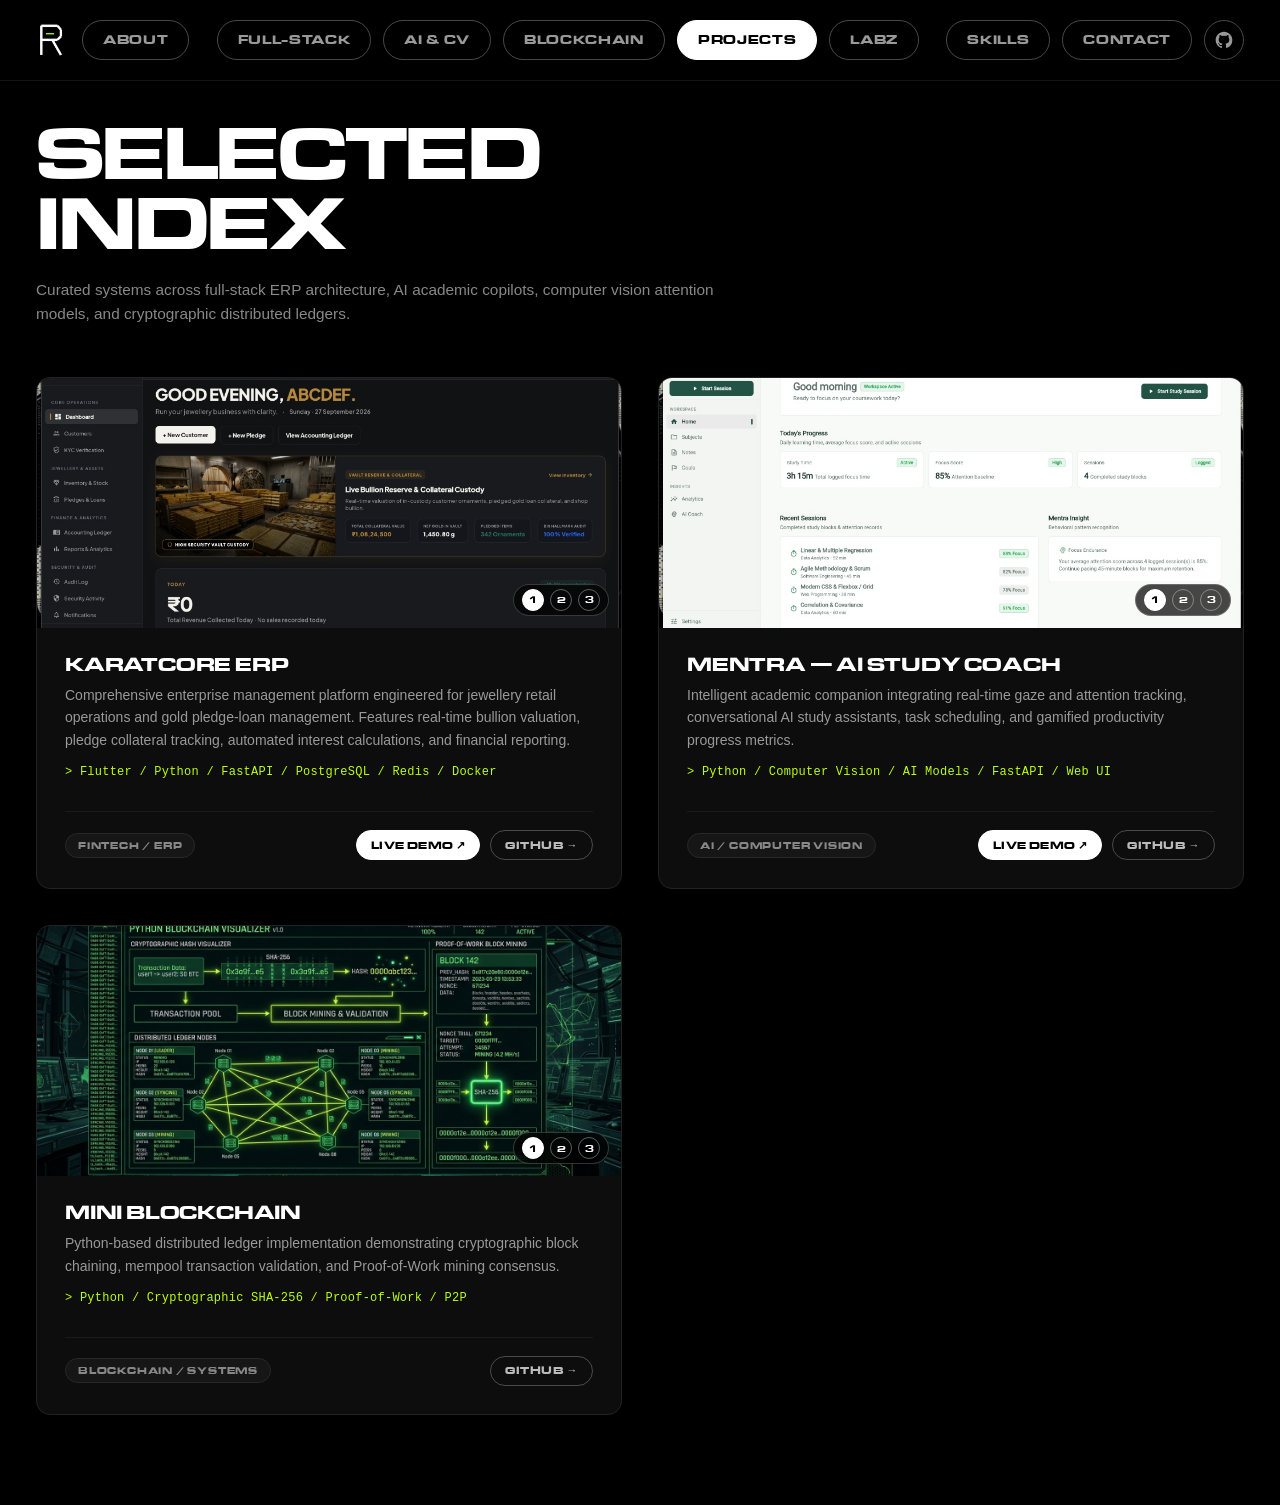
<file: projects.html>
<!doctype html>
<html lang="en">
<head>
  <meta charset="utf-8">
  <meta name="viewport" content="width=device-width, initial-scale=1">
  <title>PROJECTS — Amogh R Raikar Architecture &amp; Works</title>
  <meta name="description" content="Selected projects by Amogh R Raikar spanning full-stack ERP systems, AI study assistants with computer vision, and cryptographic blockchain engines.">
  <link rel="icon" type="image/png" sizes="16x16" href="assets/img/favicon/favicon-16x16-dm.png" media="(prefers-color-scheme: dark)">
  <link rel="icon" type="image/png" sizes="32x32" href="assets/img/favicon/favicon-32x32-dm.png" media="(prefers-color-scheme: dark)">
  <link rel="stylesheet" href="assets/css/styles.css?v=20260927-2">
  <style>
    :root {
      --cursor-color: #baff00;
      --card-bg: #0d0d0d;
      --border-color: #222;
    }
    *, *::before, *::after {
      box-sizing: border-box;
    }
    body {
      margin: 0;
      background: #000;
      color: #fff;
      font-family: 'EurostileMNExtendedBold', Arial, sans-serif;
      min-height: 100vh;
      -webkit-font-smoothing: antialiased;
      overflow-x: hidden;
    }

    /* Fixed Clean Header Nav (Free of physics engine interference) */
    .projects-nav {
      position: fixed;
      top: 0;
      left: 0;
      right: 0;
      z-index: 1000;
      display: flex;
      align-items: center;
      justify-content: space-between;
      padding: 18px 36px;
      background: rgba(0, 0, 0, 0.88);
      backdrop-filter: blur(16px);
      -webkit-backdrop-filter: blur(16px);
      border-bottom: 1px solid rgba(255, 255, 255, 0.08);
    }
    .projects-nav-left {
      display: flex;
      align-items: center;
      gap: 16px;
    }
    .tokonoma-logo-link {
      display: flex;
      align-items: center;
      text-decoration: none;
    }
    .tokonoma-logo {
      display: block;
      width: 30px;
      height: 44px;
      object-fit: contain;
    }
    .projects-nav-center {
      display: flex;
      align-items: center;
      gap: 12px;
    }
    .projects-nav-right {
      display: flex;
      align-items: center;
      gap: 12px;
    }
    .p-nav-pill {
      display: inline-flex;
      align-items: center;
      justify-content: center;
      height: 40px;
      padding: 0 20px;
      border: 1px solid rgba(255, 255, 255, 0.28);
      border-radius: 999px;
      background: transparent;
      color: #999;
      font-family: 'EurostileMNExtendedBold', Arial, sans-serif;
      font-size: clamp(13px, 1.05vw, 15px);
      font-weight: 700;
      letter-spacing: 0.05em;
      text-decoration: none;
      transition: all 0.2s ease;
      white-space: nowrap;
    }
    .p-nav-pill:hover {
      border-color: #fff;
      color: #fff;
      background: rgba(255, 255, 255, 0.08);
    }
    .p-nav-pill.active {
      border-color: #fff;
      background: #fff;
      color: #000;
    }
    .p-nav-pill.ai-pill:hover {
      border-color: var(--cursor-color);
      color: var(--cursor-color);
    }
    .p-nav-pill.github-pill {
      width: 40px;
      height: 40px;
      padding: 0;
    }
    .p-nav-pill.github-pill svg {
      width: 20px;
      height: 20px;
    }

    /* Page Container */
    .page-container {
      max-width: 1440px;
      margin: 0 auto;
      padding: 120px 36px 90px;
    }
    .page-header {
      margin-bottom: 50px;
    }
    .page-title {
      font-family: 'EurostileMNExtendedBold', Arial, sans-serif;
      font-size: clamp(38px, 6.5vw, 76px);
      line-height: .92;
      letter-spacing: -0.03em;
      margin: 0 0 18px;
      color: #fff;
    }
    .page-subtitle {
      font-family: -apple-system, BlinkMacSystemFont, 'Segoe UI', Roboto, Arial, sans-serif;
      font-size: clamp(14px, 1.2vw, 17px);
      max-width: 720px;
      line-height: 1.6;
      color: #888;
      margin: 0;
    }

    /* Grid & Cards */
    .editorial-grid {
      display: grid;
      grid-template-columns: repeat(auto-fit, minmax(380px, 1fr));
      gap: 36px;
    }
    .project-card {
      position: relative;
      background: var(--card-bg);
      border: 1px solid var(--border-color);
      border-radius: 14px;
      overflow: hidden;
      display: flex;
      flex-direction: column;
      transition: border-color .3s ease, transform .3s ease, box-shadow .3s ease;
    }
    .project-card:hover {
      border-color: rgba(255, 255, 255, 0.35);
      transform: translateY(-5px);
      box-shadow: 0 24px 48px rgba(0, 0, 0, 0.7);
    }
    .project-thumb-wrap {
      position: relative;
      width: 100%;
      height: 250px;
      overflow: hidden;
      background: #000;
    }
    .project-thumb {
      width: 100%;
      height: 100%;
      object-fit: cover;
      display: block;
      transition: opacity .25s ease, transform .5s cubic-bezier(0.16, 1, 0.3, 1);
    }
    .project-card:hover .project-thumb {
      transform: scale(1.03);
    }

    /* Interactive image gallery dots overlay on thumbnail */
    .thumb-gallery-controls {
      position: absolute;
      bottom: 12px;
      right: 12px;
      z-index: 5;
      display: flex;
      align-items: center;
      gap: 6px;
      background: rgba(0, 0, 0, 0.72);
      backdrop-filter: blur(8px);
      -webkit-backdrop-filter: blur(8px);
      padding: 4px 8px;
      border-radius: 999px;
      border: 1px solid rgba(255, 255, 255, 0.2);
    }
    .thumb-dot {
      width: 22px;
      height: 22px;
      border-radius: 50%;
      background: transparent;
      border: 1px solid rgba(255, 255, 255, 0.35);
      color: #fff;
      font-size: 10px;
      font-family: 'EurostileMNExtendedBold', Arial, sans-serif;
      display: inline-flex;
      align-items: center;
      justify-content: center;
      cursor: pointer;
      padding: 0;
      transition: all 0.2s ease;
    }
    .thumb-dot:hover, .thumb-dot.active {
      background: #fff;
      color: #000;
      border-color: #fff;
    }

    .project-info {
      padding: 24px 28px 28px;
      display: flex;
      flex-direction: column;
      flex: 1;
      justify-content: space-between;
      gap: 18px;
    }
    .project-name {
      font-family: 'EurostileMNExtendedBold', Arial, sans-serif;
      font-size: 20px;
      font-weight: 700;
      color: #fff;
      margin-bottom: 8px;
      letter-spacing: -0.01em;
    }
    .project-desc {
      font-family: -apple-system, BlinkMacSystemFont, 'Segoe UI', Roboto, Helvetica, Arial, sans-serif;
      font-size: 14px;
      line-height: 1.6;
      color: #999;
      margin-bottom: 14px;
    }
    .project-stack {
      font-family: 'Ac437 Amstrad PC-2y', monospace, monospace;
      font-size: 12px;
      color: var(--cursor-color, #baff00);
      margin-bottom: 14px;
      letter-spacing: 0.02em;
    }
    .project-meta-bar {
      display: flex;
      align-items: center;
      justify-content: space-between;
      border-top: 1px solid #1a1a1a;
      padding-top: 18px;
      margin-top: auto;
      gap: 12px;
      flex-wrap: wrap;
    }
    .project-tag {
      font-family: 'EurostileMNExtendedBold', Arial, sans-serif;
      font-size: 10px;
      letter-spacing: .08em;
      padding: 5px 12px;
      border-radius: 999px;
      background: #161616;
      border: 1px solid #282828;
      color: #888;
    }
    .project-action-links {
      display: flex;
      align-items: center;
      gap: 10px;
    }
    .btn-action {
      display: inline-flex;
      align-items: center;
      gap: 6px;
      height: 30px;
      padding: 0 14px;
      border-radius: 999px;
      font-family: 'EurostileMNExtendedBold', Arial, sans-serif;
      font-size: 11px;
      font-weight: 700;
      letter-spacing: 0.04em;
      text-decoration: none;
      transition: all 0.2s ease;
    }
    .btn-action.demo {
      background: #fff;
      color: #000;
      border: 1px solid #fff;
    }
    .btn-action.demo:hover {
      background: var(--cursor-color, #baff00);
      border-color: var(--cursor-color, #baff00);
      color: #000;
    }
    .btn-action.github {
      background: transparent;
      color: #bbb;
      border: 1px solid rgba(255, 255, 255, 0.25);
    }
    .btn-action.github:hover {
      color: #fff;
      border-color: #fff;
      background: rgba(255, 255, 255, 0.08);
    }

    @media (max-width: 960px) {
      .projects-nav-center { display: none; }
      .projects-nav { padding: 14px 20px; }
      .page-container { padding: 90px 20px 60px; }
      .editorial-grid { grid-template-columns: 1fr; }
    }
  </style>
</head>
<body>

  <!-- Clean, Fixed Top Header Navigation -->
  <header class="projects-nav" aria-label="Primary portfolio navigation">
    <div class="projects-nav-left">
      <a class="tokonoma-logo-link" href="index.html" aria-label="Amogh R Raikar Home">
        <img class="tokonoma-logo" src="assets/img/misc/tokonoma_logo.png" alt="Amogh R Raikar">
      </a>
      <a class="p-nav-pill" href="about.html">ABOUT</a>
    </div>

    <nav class="projects-nav-center">
      <a class="p-nav-pill" href="index.html?cat=full-stack">FULL-STACK</a>
      <a class="p-nav-pill ai-pill" href="index.html?cat=ai-cv">AI &amp; CV</a>
      <a class="p-nav-pill" href="index.html?cat=blockchain">BLOCKCHAIN</a>
      <a class="p-nav-pill active" href="projects.html" aria-current="page">PROJECTS</a>
      <a class="p-nav-pill" href="labz/">LABZ</a>
    </nav>

    <div class="projects-nav-right">
      <a class="p-nav-pill" href="about.html#skills">SKILLS</a>
      <a class="p-nav-pill" href="contact.html">CONTACT</a>
      <a class="p-nav-pill github-pill" href="https://github.com/amoghraikar" target="_blank" rel="noopener noreferrer" aria-label="Amogh on GitHub">
        <svg viewBox="0 0 24 24" aria-hidden="true" fill="currentColor">
          <path fill-rule="evenodd" clip-rule="evenodd" d="M12 2C6.477 2 2 6.484 2 12.017c0 4.425 2.865 8.18 6.839 9.504.5.092.682-.217.682-.483 0-.237-.008-.868-.013-1.703-2.782.605-3.369-1.343-3.369-1.343-.454-1.158-1.11-1.466-1.11-1.466-.908-.62.069-.608.069-.608 1.003.07 1.53 1.032 1.53 1.032.892 1.53 2.341 1.088 2.91.832.092-.647.35-1.088.636-1.338-2.22-.253-4.555-1.113-4.555-4.951 0-1.093.39-1.988 1.029-2.688-.103-.253-.446-1.272.098-2.65 0 0 .84-.27 2.75 1.026A9.564 9.564 0 0112 6.844c.85.004 1.705.115 2.504.337 1.909-1.296 2.747-1.027 2.747-1.027.546 1.379.202 2.398.1 2.651.64.7 1.028 1.595 1.028 2.688 0 3.848-2.339 4.695-4.566 4.943.359.309.678.92.678 1.855 0 1.338-.012 2.419-.012 2.747 0 .268.18.58.688.482A10.019 10.019 0 0022 12.017C22 6.484 17.522 2 12 2z"></path>
        </svg>
      </a>
    </div>
  </header>

  <!-- Editorial Projects Index Grid -->
  <main class="page-container">
    <header class="page-header">
      <h1 class="page-title">SELECTED<br>INDEX</h1>
      <p class="page-subtitle">
        Curated systems across full-stack ERP architecture, AI academic copilots, computer vision attention models, and cryptographic distributed ledgers.
      </p>
    </header>

    <div class="editorial-grid">
      <!-- 1. KaratCore ERP -->
      <article class="project-card" data-slug="karatcore-erp">
        <div class="project-thumb-wrap">
          <img class="project-thumb" id="thumb-karatcore-erp" src="assets/img/projects/karatcore-1.jpg" alt="KaratCore ERP Dashboard">
          <div class="thumb-gallery-controls" aria-label="Select KaratCore image">
            <button class="thumb-dot active" type="button" data-target="thumb-karatcore-erp" data-src="assets/img/projects/karatcore-1.jpg" title="1. Dashboard">1</button>
            <button class="thumb-dot" type="button" data-target="thumb-karatcore-erp" data-src="assets/img/projects/karatcore-2.jpg" title="2. Reports & Analytics">2</button>
            <button class="thumb-dot" type="button" data-target="thumb-karatcore-erp" data-src="assets/img/projects/karatcore-3.jpg" title="3. Platform Portal">3</button>
          </div>
        </div>
        <div class="project-info">
          <div>
            <div class="project-name">KARATCORE ERP</div>
            <div class="project-desc">
              Comprehensive enterprise management platform engineered for jewellery retail operations and gold pledge-loan management. Features real-time bullion valuation, pledge collateral tracking, automated interest calculations, and financial reporting.
            </div>
            <div class="project-stack">&gt; Flutter / Python / FastAPI / PostgreSQL / Redis / Docker</div>
          </div>
          <div class="project-meta-bar">
            <span class="project-tag">FINTECH / ERP</span>
            <div class="project-action-links">
              <a class="btn-action demo" href="https://karatcore-erp.vercel.app" target="_blank" rel="noopener">LIVE DEMO &nearr;</a>
              <a class="btn-action github" href="https://github.com/amoghraikar/Karatcore-ERP" target="_blank" rel="noopener">GITHUB &rarr;</a>
            </div>
          </div>
        </div>
      </article>

      <!-- 2. Mentra AI -->
      <article class="project-card" data-slug="mentra-ai">
        <div class="project-thumb-wrap">
          <img class="project-thumb" id="thumb-mentra-ai" src="assets/img/projects/mentra-1.jpg" alt="Mentra AI Study Coach">
          <div class="thumb-gallery-controls" aria-label="Select Mentra image">
            <button class="thumb-dot active" type="button" data-target="thumb-mentra-ai" data-src="assets/img/projects/mentra-1.jpg" title="1. Dashboard">1</button>
            <button class="thumb-dot" type="button" data-target="thumb-mentra-ai" data-src="assets/img/projects/mentra-2.jpg" title="2. Focus & CV Engine">2</button>
            <button class="thumb-dot" type="button" data-target="thumb-mentra-ai" data-src="assets/img/projects/mentra-3.jpg" title="3. AI Coach">3</button>
          </div>
        </div>
        <div class="project-info">
          <div>
            <div class="project-name">MENTRA — AI STUDY COACH</div>
            <div class="project-desc">
              Intelligent academic companion integrating real-time gaze and attention tracking, conversational AI study assistants, task scheduling, and gamified productivity progress metrics.
            </div>
            <div class="project-stack">&gt; Python / Computer Vision / AI Models / FastAPI / Web UI</div>
          </div>
          <div class="project-meta-bar">
            <span class="project-tag">AI / COMPUTER VISION</span>
            <div class="project-action-links">
              <a class="btn-action demo" href="https://mentra-ai-studycoach.netlify.app" target="_blank" rel="noopener">LIVE DEMO &nearr;</a>
              <a class="btn-action github" href="https://github.com/amoghraikar/MentraAI" target="_blank" rel="noopener">GITHUB &rarr;</a>
            </div>
          </div>
        </div>
      </article>

      <!-- 3. Mini Blockchain -->
      <article class="project-card" data-slug="mini-blockchain">
        <div class="project-thumb-wrap">
          <img class="project-thumb" id="thumb-mini-blockchain" src="assets/img/projects/blockchain-1.jpg" alt="Mini Blockchain Engine">
          <div class="thumb-gallery-controls" aria-label="Select Blockchain image">
            <button class="thumb-dot active" type="button" data-target="thumb-mini-blockchain" data-src="assets/img/projects/blockchain-1.jpg" title="1. Core Engine">1</button>
            <button class="thumb-dot" type="button" data-target="thumb-mini-blockchain" data-src="assets/img/projects/blockchain-2.jpg" title="2. Blocks & Mempool">2</button>
            <button class="thumb-dot" type="button" data-target="thumb-mini-blockchain" data-src="assets/img/projects/blockchain-3.jpg" title="3. Proof of Work">3</button>
          </div>
        </div>
        <div class="project-info">
          <div>
            <div class="project-name">MINI BLOCKCHAIN</div>
            <div class="project-desc">
              Python-based distributed ledger implementation demonstrating cryptographic block chaining, mempool transaction validation, and Proof-of-Work mining consensus.
            </div>
            <div class="project-stack">&gt; Python / Cryptographic SHA-256 / Proof-of-Work / P2P</div>
          </div>
          <div class="project-meta-bar">
            <span class="project-tag">BLOCKCHAIN / SYSTEMS</span>
            <div class="project-action-links">
              <a class="btn-action github" href="https://github.com/amoghraikar/blockchain-project-1" target="_blank" rel="noopener">GITHUB &rarr;</a>
            </div>
          </div>
        </div>
      </article>
    </div>
  </main>

  <script>
    // Lightweight interactive gallery switcher for cards
    document.querySelectorAll('.thumb-dot').forEach(btn => {
      btn.addEventListener('click', (e) => {
        e.preventDefault();
        e.stopPropagation();
        const targetId = btn.dataset.target;
        const newSrc = btn.dataset.src;
        const img = document.getElementById(targetId);
        if (!img || !newSrc) return;

        // Update active dot in this group
        const group = btn.closest('.thumb-gallery-controls');
        group.querySelectorAll('.thumb-dot').forEach(d => d.classList.remove('active'));
        btn.classList.add('active');

        // Smooth image cross-fade
        img.style.opacity = '0.4';
        const temp = new Image();
        temp.onload = () => {
          img.src = newSrc;
          img.style.opacity = '1';
        };
        temp.src = newSrc;
      });
    });
  </script>
</body>
</html>
</file>
<file: assets/css/styles.css>
@font-face {
  font-family: 'EurostileMNExtendedBold';
  src: url('../font/EurostileMNExtendedBold.ttf') format('truetype');
  font-style: normal;
  font-weight: 100 900;
  font-display: swap;
}

@property --angle-1 {
  syntax: "<angle>";
  inherits: false;
  initial-value: -75deg;
}

@property --angle-2 {
  syntax: "<angle>";
  inherits: false;
  initial-value: -45deg;
}

@media (max-width: 700px), (hover: none) and (pointer: coarse) and (max-width: 1100px) {
  html:is(.mobile-project-wheel, .mobile-aito-detail) .interface,
  html:is(.mobile-project-wheel, .mobile-aito-detail) .pill-slot,
  html:is(.mobile-project-wheel, .mobile-aito-detail) .nav-pill.falling {
    display: none !important;
    visibility: hidden !important;
    opacity: 0 !important;
    pointer-events: none !important;
  }
  html:is(.mobile-aito-wheel, .mobile-project-wheel) .viewer-menu {
    inset: 64px 0;
    overflow-y: auto;
    scroll-snap-type: y mandatory;
    scroll-padding-block: 50%;
    perspective: 620px;
  }
  html.mobile-project-wheel .viewer-menu {
    inset: 160px 0 64px 0;
  }
  html.mobile-project-wheel .viewer-menu-list,
  html.mobile-project-wheel .viewer-menu-list.compact {
    padding-top: calc((100dvh - 224px) / 2 - 34px);
    padding-bottom: calc((100dvh - 224px) / 2 - 34px);
  }
  .mobile-wheel-thumb-row {
    display: none;
  }
  html.mobile-project-wheel .mobile-wheel-thumb-row {
    display: block;
    position: fixed;
    z-index: 3001;
    top: 64px;
    left: 0;
    right: 0;
    height: 88px;
    overflow: hidden;
    pointer-events: none;
  }
  .mobile-wheel-thumb-track {
    display: flex;
    width: max-content;
    height: 100%;
    transition: transform .34s cubic-bezier(.22, 1, .36, 1);
    will-change: transform;
  }
  .mobile-wheel-thumb-frame {
    position: relative;
    flex: 0 0 auto;
    width: 88px;
    height: 66px;
    align-self: center;
    opacity: .34;
    transition: opacity .22s ease;
  }
  .mobile-wheel-thumb {
    display: block;
    width: 100%;
    height: 100%;
    object-fit: cover;
  }
  .mobile-wheel-thumb-frame.active {
    opacity: 1;
  }
  .mobile-wheel-count-pill {
    display: none;
  }
  html.mobile-project-wheel .mobile-wheel-count-pill {
    display: block;
    position: fixed;
    z-index: 3004;
    top: 32px;
    left: 50%;
    translate: -50% -50%;
    padding: 7px 14px 3px;
    border-radius: 999px;
    background: var(--cursor-color, #fff);
    color: #000;
    font-family: 'EurostileMNExtendedBold', Arial, sans-serif;
    font-size: 12px;
    font-weight: 700;
    letter-spacing: .04em;
    line-height: 1.3;
    white-space: nowrap;
    transition: background-color .3s linear;
  }
  html:is(.mobile-aito-wheel, .mobile-project-wheel) .viewer-menu::before,
  html:is(.mobile-aito-wheel, .mobile-project-wheel) .viewer-menu::after {
    display: none;
  }
  html:is(.mobile-aito-wheel, .mobile-project-wheel) .viewer-menu-list,
  html:is(.mobile-aito-wheel, .mobile-project-wheel) .viewer-menu-list.compact {
    justify-content: flex-start;
    min-height: auto;
    padding-top: calc((100dvh - 128px) / 2 - 34px);
    padding-bottom: calc((100dvh - 128px) / 2 - 34px);
    perspective: 620px;
    transform-style: preserve-3d;
  }
  html:is(.mobile-aito-wheel, .mobile-project-wheel) .viewer-menu-entry {
    flex: 0 0 auto;
    min-height: 68px;
    margin: 0;
    padding: 18px 24px;
    background: #000;
    color: var(--color-muted);
    scroll-snap-align: center;
    scroll-snap-stop: normal;
    transform-origin: 50% 50%;
    transform-style: preserve-3d;
    backface-visibility: hidden;
    transition: background-color .18s ease, color .18s ease, opacity .1s linear;
  }
  html:is(.mobile-aito-wheel, .mobile-project-wheel) .viewer-menu-entry.cursor-hover {
    background: #000;
  }
  html:is(.mobile-aito-wheel, .mobile-project-wheel) .viewer-menu-entry.wheel-selected {
    background: var(--color-panel);
    color: #fff;
  }
  html:is(.mobile-aito-wheel, .mobile-project-wheel) .viewer-menu-scroll-cue {
    display: none !important;
  }
  html:is(.mobile-aito-wheel, .mobile-project-wheel) .viewer-menu-preview.wheel-preview {
    position: fixed;
    z-index: 0;
    inset: 64px 0;
    width: 100%;
    height: calc(100dvh - 128px);
    max-width: none;
    max-height: none;
    object-fit: cover;
    opacity: .34;
    filter: saturate(.85) brightness(.72);
    pointer-events: none;
  }
  html:is(.mobile-aito-wheel, .mobile-project-wheel) .viewer-menu-list {
    position: relative;
    z-index: 1;
  }
}
@font-face {
  font-family: 'AmstradPC';
  src: url('../font/Ac437_Amstrad_PC-2y.ttf') format('truetype');
  font-style: normal;
  font-weight: 100 900;
  font-display: swap;
}
:root {
  color-scheme: light;
  --cursor-color: #baff00;
  --color-muted: #5f5f5f;
  --color-panel: #141414;
}
* { box-sizing: border-box; }
.seo-heading {
  position: absolute;
  width: 1px;
  height: 1px;
  padding: 0;
  margin: -1px;
  overflow: hidden;
  clip: rect(0, 0, 0, 0);
  white-space: nowrap;
  border: 0;
}
html, body { margin: 0; width: 100%; height: 100%; background: #000; color: #fff; }
body { font-family: 'EurostileMNExtendedBold', Arial, sans-serif; }
body.viewer-open { overflow: hidden; }

.interface {
  position: fixed;
  inset: 0;
  z-index: 20;
  pointer-events: none;
  font-family: 'EurostileMNExtendedBold', Arial, sans-serif;
  font-weight: 700;
}
html.section-page .interface,
html.section-page #trailArea {
  visibility: hidden;
}
html.section-page .mobile-static-logo,
html.section-page .mobile-static-close {
  opacity: 0;
}
.brand-nav {
  position: absolute;
  left: clamp(18px, 2vw, 36px);
  top: 32px;
  display: flex;
  flex-direction: column;
  align-items: center;
  gap: 24px;
  z-index: 20;
}
.tokonoma-logo {
  display: block;
  width: clamp(40px, 3.5vw, 50px);
  height: clamp(58px, 5vw, 72px);
  object-fit: contain;
  pointer-events: auto;
}
.tokonoma-logo-frame {
  display: flex;
  align-items: center;
  justify-content: center;
}
.center-nav {
  position: absolute;
  left: calc(50% - clamp(35px, 4vw, 55px));
  top: 32px;
  display: flex;
  align-items: center;
  gap: clamp(7px, 0.95vw, 13px);
  transform: translateX(-50%);
  z-index: 20;
}
.right-nav {
  position: absolute;
  right: clamp(18px, 2vw, 36px);
  top: 32px;
  display: flex;
  flex-direction: column;
  align-items: flex-end;
  gap: 24px;
  z-index: 20;
}
.nav-pill {
  position: relative;
  isolation: isolate;
  display: inline-flex;
  align-items: center;
  justify-content: center;
  padding: 12px clamp(15px, 1.35vw, 22px);
  border: 1.5px solid #fff;
  border-radius: 999px;
  background: transparent;
  color: #fff;
  font-family: 'EurostileMNExtendedBold', Arial, sans-serif;
  font-size: clamp(22px, 2.3vw, 33px);
  font-weight: 700;
  line-height: 1;
  letter-spacing: 0.04em;
  text-decoration: none;
  white-space: nowrap;
  pointer-events: auto;
  user-select: none;
  -webkit-user-select: none;
}
.nav-pill::before {
  content: "";
  position: absolute;
  inset: 0;
  z-index: 0;
  background: #fff;
  border-radius: inherit;
  clip-path: inset(0 100% 0 0);
  transition: clip-path .34s cubic-bezier(.65, 0, .35, 1);
  pointer-events: none;
}
.nav-pill.vertical::before {
  clip-path: inset(0 0 100% 0);
}
.nav-pill:hover::before,
.nav-pill:focus-visible::before {
  clip-path: inset(0 0 0 0);
}
.nav-pill.vertical:hover::before,
.nav-pill.vertical:focus-visible::before {
  clip-path: inset(0 0 0 0);
}
.nav-pill-label {
  position: relative;
  z-index: 1;
  display: inline-block;
  mix-blend-mode: difference;
}
.nav-pill.vertical {
  writing-mode: vertical-rl;
  text-orientation: mixed;
  padding: 26px 13px 26px;
  font-size: clamp(18px, 2vw, 26px);
  min-width: 52px;
}
.nav-pill.ai-pill {
  padding-right: clamp(18px, 1.8vw, 26px);
}
.nav-pill.instagram-pill {
  width: clamp(54px, 4.8vw, 66px);
  height: clamp(54px, 4.8vw, 66px);
  min-width: clamp(54px, 4.8vw, 66px);
  min-height: clamp(54px, 4.8vw, 66px);
  padding: 14px;
  border-radius: 50%;
  display: inline-flex;
  align-items: center;
  justify-content: center;
}
.instagram-pill svg {
  display: block;
  width: 100%;
  height: 100%;
  fill: none;
  stroke: currentColor;
  stroke-width: 2;
  stroke-linecap: round;
  stroke-linejoin: round;
  pointer-events: none;
}
.nav-pill:focus-visible {
  outline: none;
}
.nav-pill.falling {
  position: fixed;
  z-index: 30;
  margin: 0;
  will-change: transform;
  transform-origin: 50% 50%;
  cursor: grab;
  touch-action: none;
}
.nav-pill.falling.dragging {
  cursor: grabbing;
}
.nav-pill.falling.snapped {
  cursor: default;
}

/* LABZ-only page transition. The blue layer grows from the fixed left edge,
   inverts the UI beneath it, then slides off while an opaque black wake follows. */
.labz-page-sweep,
.labz-page-blackout {
  position: fixed;
  inset: 0;
  pointer-events: none;
  visibility: hidden;
}
.labz-page-sweep {
  z-index: 10001;
  width: 100vw;
  background: rgb(0, 0, 255);
  mix-blend-mode: difference;
  opacity: 0;
  transform: translate3d(0, 0, 0) scaleX(0);
  transform-origin: left center;
  will-change: transform, opacity;
}
.labz-page-blackout {
  z-index: 10000;
  background: #000;
  clip-path: inset(0 100% 0 0);
  will-change: clip-path;
}
body.labz-page-exit .labz-page-sweep,
body.labz-page-exit .labz-page-blackout {
  visibility: visible;
}
body.labz-page-exit .labz-page-sweep {
  opacity: 1;
  animation: rootLabzBlueSweep 1.08s linear forwards;
}
body.labz-page-exit .labz-page-blackout {
  animation: rootLabzBlackWake 1.08s linear forwards;
}
@keyframes rootLabzBlueSweep {
  0% { transform: translate3d(0, 0, 0) scaleX(0); }
  52% { transform: translate3d(0, 0, 0) scaleX(1); animation-timing-function: cubic-bezier(.55, 0, .15, 1); }
  100% { transform: translate3d(100%, 0, 0) scaleX(1); }
}
@keyframes rootLabzBlackWake {
  0%, 52% { clip-path: inset(0 100% 0 0); }
  100% { clip-path: inset(0 0 0 0); }
}

/* Mobile LABZ wipe matches the LABZ-logo return transition exactly:
   blue sweeps from top to bottom, then its top edge follows with black behind. */
@media (max-width: 1100px), (hover: none) and (pointer: coarse) {
  .labz-page-sweep {
    width: 100vw;
    height: 100dvh;
    opacity: 0;
    transform: translate3d(0, 0, 0) scaleY(0);
    transform-origin: top center;
    clip-path: none;
    will-change: transform, opacity;
  }
  body.labz-page-exit .labz-page-sweep {
    opacity: 1;
    animation: rootLabzBlueSweepDown 1.08s linear forwards;
  }
  body.labz-page-exit .labz-page-blackout {
    clip-path: inset(0 0 100% 0);
    animation: rootLabzBlackWakeDown 1.08s linear forwards;
  }
  @keyframes rootLabzBlueSweepDown {
    0% { transform: translate3d(0, 0, 0) scaleY(0); }
    52% { transform: translate3d(0, 0, 0) scaleY(1); }
    100% { transform: translate3d(0, 100%, 0) scaleY(1); }
  }
  @keyframes rootLabzBlackWakeDown {
    0%, 52% { clip-path: inset(0 0 100% 0); }
    100% { clip-path: inset(0 0 0 0); }
  }
}
@media (prefers-reduced-motion: reduce) and (min-width: 1101px) and (hover: hover) and (pointer: fine) {
  body.labz-page-exit .labz-page-sweep {
    animation-duration: .24s;
  }
  body.labz-page-exit .labz-page-blackout {
    animation-duration: .24s;
  }
}
.pill-slot {
  position: fixed;
  z-index: 19;
  pointer-events: none;
  overflow: visible;
}
.pill-slot .ants-white,
.points-border .ants-white {
  stroke-dasharray: 9 6;
  animation: marching-ants .5s linear infinite;
}
.pill-slot .slot-fill {
  fill: transparent;
  transition: fill .12s ease;
}
.pill-slot.wrong-target .slot-fill {
  fill: #f00;
}
.pill-slot.correct-target .slot-fill {
  fill: #00d83a;
}
@keyframes marching-ants { to { stroke-dashoffset: -15; } }

.pill-ants {
  display: none;
}
.pill-ants rect {
  fill: none;
  stroke-width: 1;
  vector-effect: non-scaling-stroke;
}
.pill-ants .ants-black {
  stroke: #000;
}
.pill-ants .ants-white {
  stroke: #fff;
  stroke-dasharray: 9 6;
  animation: marching-ants .5s linear infinite;
}

.match-reaction {
  position: fixed;
  right: 32px;
  bottom: 80px;
  z-index: 2000;
  display: block;
  width: auto;
  height: auto;
  max-width: 320px;
  max-height: 160px;
  opacity: 0;
  visibility: hidden;
  pointer-events: none;
  transform: translateY(6px) scale(.96);
  transition: opacity .16s ease, transform .16s ease, visibility 0s linear .16s;
}
.match-reaction.show {
  opacity: 1;
  visibility: visible;
  transform: translateY(0) scale(1);
  transition: opacity .16s ease, transform .16s ease;
}
.match-reaction.show.exiting {
  opacity: 1;
  visibility: visible;
  transform: translateX(calc(100% + 32px));
  transition: transform .45s cubic-bezier(.55, 0, .3, 1);
}
.match-reaction.resetting {
  transition: none !important;
}
.offscreen-reaction {
  position: fixed;
  left: 50%;
  top: 50%;
  z-index: 2100;
  display: block;
  width: auto;
  height: auto;
  max-width: min(80vw, 320px);
  max-height: 200px;
  opacity: 0;
  visibility: hidden;
  pointer-events: none;
  transform: translate(-50%, -50%) scale(.96);
  transition: opacity .35s ease, transform .35s ease, visibility 0s linear .35s;
}
.offscreen-reaction.show {
  opacity: 1;
  visibility: visible;
  transform: translate(-50%, -50%) scale(1);
  transition: opacity .2s ease, transform .2s ease;
}
.points-display {
  position: fixed;
  right: 32px;
  bottom: 32px;
  z-index: 2001;
  display: inline-flex;
  align-items: center;
  justify-content: center;
  box-sizing: content-box;
  width: max-content;
  height: auto;
  padding: 8px 12px;
  border-radius: 999px;
  background: #000;
  color: #767676;
  font-family: 'EurostileMNExtendedBold', Arial, sans-serif;
  font-size: 16px;
  font-weight: 700;
  line-height: 1;
  white-space: nowrap;
  pointer-events: none;
  user-select: none;
}
.points-display.falling {
  box-sizing: border-box;
  right: auto;
  bottom: auto;
  margin: 0;
  cursor: grab;
  touch-action: none;
  will-change: transform;
  transform-origin: 50% 50%;
}
.points-display.falling.dragging { cursor: grabbing; }
.points-display.falling.static { cursor: default; }
.points-border {
  position: absolute;
  inset: 0;
  width: 100%;
  height: 100%;
  overflow: visible;
  pointer-events: none;
}
.points-border .ants-white {
  stroke: #767676;
  transition: stroke .2s ease;
}
.points-display.positive .points-border .ants-white { stroke: #00d83a; }
.points-display.negative .points-border .ants-white { stroke: #f00; }
.points-display.positive { color: #00d83a; }
.points-display.negative { color: #f00; }
body.viewer-open .points-display {
  opacity: 0;
  visibility: hidden;
}

.hero {
  position: relative;
  width: 100%;
  height: 100svh;
  min-height: 100%;
  margin: 0;
  overflow: hidden;
  background: #000;
  cursor: none;
  isolation: isolate;
}

.trail-image {
  position: absolute;
  left: 0;
  top: 0;
  z-index: 4;
  width: clamp(110px, 11vw, 170px);
  height: clamp(82px, 8.25vw, 128px);
  object-fit: cover;
  border: 0;
  opacity: 0;
  translate: -50% -50%;
  transform: scale(.82);
  rotate: var(--rotation);
  box-shadow: 0 10px 30px rgba(0, 0, 0, .16);
  cursor: none;
  user-select: none;
  scale: 1;
  transition: opacity .18s ease, scale .65s cubic-bezier(.22, 1, .36, 1), rotate .65s cubic-bezier(.22, 1, .36, 1);
  animation: none;
}
.trail-image.is-loaded {
  animation: trail-life 1.65s cubic-bezier(.2,.72,.25,1) forwards;
}
.trail-image.idle-focus {
  opacity: 1;
  transform: scale(1);
  scale: 3.5;
  rotate: 0deg;
  animation: none;
  cursor: none;
}
@keyframes trail-life {
  0% { opacity: 0; transform: scale(.72); }
  12%, 66% { opacity: 1; transform: scale(1); }
  100% { opacity: 0; transform: scale(.94); }
}

.viewer {
  position: fixed;
  inset: 0;
  width: 100vw;
  height: 100vh;
  height: 100dvh;
  z-index: 1000;
  display: grid;
  place-items: center;
  padding: 56px;
  background: #000;
  opacity: 0;
  visibility: hidden;
  pointer-events: none;
  transition: opacity .28s ease, visibility 0s linear .28s;
  cursor: none;
}
.viewer.open {
  opacity: 1;
  visibility: visible;
  pointer-events: auto;
  transition: opacity .28s ease;
}
.viewer:focus,
.viewer:focus-visible {
  outline: none;
  box-shadow: none;
}
.viewer > #viewerImage {
  position: fixed;
  z-index: 1;
  inset: 0 88px 0 56px;
  margin: auto;
  display: block;
  width: auto;
  height: auto;
  max-width: calc(100vw - 112px);
  max-height: calc(100vh - 125px);
  max-height: calc(100dvh - 125px);
  object-fit: contain;
  scale: .875;
  transform-origin: center;
  user-select: none;
}
.viewer-fluid-canvas {
  position: fixed;
  z-index: 3;
  pointer-events: none;
  user-select: none;
  will-change: opacity;
}
.viewer-static-fluid-canvas { z-index: 5; }
.viewer-info-prompt {
  position: fixed;
  z-index: 5;
  display: flex;
  align-items: center;
  justify-content: center;
  padding: 12px 7px;
  border: 0;
  border-radius: 999px;
  background: transparent;
  color: #fff;
  font-family: EurostileMNExtendedBold, Arial, sans-serif;
  font-size: 16px;
  line-height: 1;
  white-space: nowrap;
  writing-mode: vertical-rl;
  text-orientation: mixed;
  opacity: 0;
  visibility: hidden;
  translate: -100% -50%;
  transition: opacity .28s ease, visibility 0s linear .28s;
  pointer-events: none;
}
.viewer-info-prompt-ants {
  position: absolute;
  inset: 0;
  width: 100%;
  height: 100%;
  overflow: visible;
  pointer-events: none;
}
.viewer-info-prompt-ants rect {
  fill: none;
  stroke-width: 1;
  vector-effect: non-scaling-stroke;
  stroke-dasharray: 9 6;
  animation: viewer-info-prompt-dark .5s linear infinite;
}
.viewer-info-prompt-ants .ants-dark { stroke: #000; }
.viewer-info-prompt-ants .ants-light {
  stroke: #fff;
  stroke-dashoffset: 7.5;
  animation-name: viewer-info-prompt-light;
}
@keyframes viewer-info-prompt-dark {
  from { stroke-dashoffset: 0; }
  to { stroke-dashoffset: -15; }
}
@keyframes viewer-info-prompt-light {
  from { stroke-dashoffset: 7.5; }
  to { stroke-dashoffset: -7.5; }
}
.viewer.info-hint .viewer-info-prompt {
  opacity: 1;
  visibility: visible;
  transition: opacity .28s ease;
}
.viewer-info-back {
  position: fixed;
  z-index: 4;
  display: flex;
  flex-direction: column;
  align-items: flex-start;
  justify-content: flex-start;
  gap: 1px;
  padding: 32px;
  background: var(--color-panel);
  color: var(--cursor-color);
  font-family: 'EurostileMNExtendedBold', 'AmstradPC', monospace, sans-serif;
  font-size: clamp(19px, calc(1.35vw + 4px), 24px);
  line-height: 1.3;
  backface-visibility: hidden;
  transform: rotateY(180deg);
  transform-style: preserve-3d;
  transform-origin: 50% 50%;
  visibility: hidden;
  pointer-events: none;
  overflow-x: hidden;
  overflow-y: auto;
  scrollbar-width: none;
}
.viewer-info-back::-webkit-scrollbar { display: none; }
.viewer-info-back p {
  position: relative;
  z-index: 2;
  flex: 0 0 auto;
  box-sizing: border-box;
  width: 100%;
  max-width: 100%;
  margin: 0;
  padding: 5px 20% 5px 7px;
  background: #000;
  overflow-wrap: anywhere;
}
.viewer-info-back-guides {
  position: absolute;
  inset: 0;
  z-index: 1;
  overflow: hidden;
  pointer-events: none;
}
.viewer-info-back-guides svg {
  position: absolute;
  inset: 0;
  display: block;
  width: 100%;
  height: 100%;
  overflow: hidden;
}
.viewer-info-back-guides line {
  fill: none;
  stroke-width: 1;
  vector-effect: non-scaling-stroke;
  stroke-dasharray: 9 6;
}
.viewer-info-back-guides .guide-dark {
  stroke: var(--color-panel);
  animation: viewer-info-guide-dark .55s linear infinite;
}
.viewer-info-back-guides .guide-light {
  stroke: #fff;
  animation: viewer-info-guide-light .55s linear infinite;
}
.viewer-info-back-guides .guide-corner {
  position: absolute;
  display: block;
  width: 8px;
  height: 8px;
  margin: 0;
  background: #fff;
}
.viewer-info-back-guides .top-left { top: 0; left: 0; }
.viewer-info-back-guides .top-right { top: 0; right: 0; }
.viewer-info-back-guides .bottom-left { bottom: 0; left: 0; }
.viewer-info-back-guides .bottom-right { right: 0; bottom: 0; }
@keyframes viewer-info-guide-dark {
  from { stroke-dashoffset: 0; }
  to { stroke-dashoffset: -15; }
}
@keyframes viewer-info-guide-light {
  from { stroke-dashoffset: 7.5; }
  to { stroke-dashoffset: -7.5; }
}
.viewer-static-inline-link {
  color: inherit;
  text-decoration: underline;
  text-underline-offset: 2px;
}
.viewer-info-link {
  color: inherit;
  text-decoration: underline;
  text-underline-offset: 2px;
  pointer-events: auto;
}
.viewer-info-terminal-cursor {
  display: inline-block;
  width: .68em;
  height: .82em;
  margin-left: 2px;
  background: currentColor;
  vertical-align: -.06em;
  animation: viewer-terminal-blink .72s steps(1, end) infinite;
}
@keyframes viewer-terminal-blink {
  50% { opacity: 0; }
}
.viewer-info-back.visible {
  visibility: visible;
  pointer-events: auto;
}
.viewer > #viewerImage {
  backface-visibility: hidden;
  transform-style: preserve-3d;
  transition: filter .32s ease;
}
.viewer-ui {
  position: fixed;
  z-index: 6;
  font-family: EurostileMNExtendedBold, Arial, sans-serif;
  text-transform: uppercase;
}
.viewer-logo {
  top: 32px;
  left: 32px;
  display: block;
  width: auto;
  height: 29px;
}
.viewer-logo img {
  display: block;
  width: auto;
  height: 29px;
  object-fit: contain;
}
.viewer-tabs {
  top: 32px;
  left: 50%;
  display: flex;
  gap: 16px;
  translate: -50% 0;
}
.viewer-tab {
  height: 29px;
  padding: 0 12px;
  border: 1px solid var(--color-muted);
  border-radius: 999px;
  background: transparent;
  color: var(--color-muted);
  font: inherit;
  font-size: 16px;
  line-height: 27px;
  cursor: none;
}
.viewer-tab[data-section="AI"] {
  padding-right: 14px;
}
.viewer-tab.active {
  border-color: #fff;
  background: #fff;
  color: #000;
}
.viewer-tab:not(.active):hover {
  border-color: #242424;
  background: #242424;
  color: #fff;
}
.viewer-close {
  top: 32px;
  right: 32px;
  padding: 0;
  border: 0;
  background: transparent;
  color: var(--color-muted);
  font-family: EurostileMNExtendedBold, Arial, sans-serif;
  font-weight: 700;
  font-size: 16px;
  line-height: 1;
  cursor: none;
  transition: color .15s ease;
}
.viewer-close:hover { color: #fff; }
.viewer-breadcrumb {
  left: 32px;
  bottom: 32px;
  color: var(--color-muted);
  font-size: 16px;
  white-space: nowrap;
}
.viewer-breadcrumb strong { color: #fff; font-weight: inherit; }
.viewer-next-image {
  position: fixed;
  z-index: 3;
  display: block;
  object-fit: contain;
  opacity: 0;
  visibility: hidden;
  pointer-events: none;
  user-select: none;
}
.viewer-next-image.peek {
  opacity: .3;
  visibility: visible;
  transition: opacity .2s ease;
}
.viewer-next-zone {
  position: fixed;
  z-index: 5;
  top: 50%;
  right: auto;
  width: max(150px, 18vw);
  height: min(58vh, calc(100dvh - 186px));
  translate: 0 -50%;
}
.viewer-next-cue {
  display: block;
  width: 100%;
  height: 100%;
  overflow: visible;
  opacity: .72;
  transition: opacity .18s ease;
}
.viewer-next-cue rect {
  vector-effect: non-scaling-stroke;
  fill: none;
  stroke-width: 1px;
  stroke-dasharray: 9 6;
  animation: marching-ants .65s linear infinite;
}
.viewer-next-cue .cue-dark { stroke: #303030; }
.viewer-next-cue .cue-light {
  stroke: #fff;
  animation-name: viewer-marching-ants-alt;
}
@keyframes viewer-marching-ants-alt {
  from { stroke-dashoffset: 7.5; }
  to { stroke-dashoffset: -7.5; }
}
.viewer-next-image.peek + .viewer-next-zone .viewer-next-cue {
  opacity: 0;
}
.viewer-next-image,
.viewer-next-zone { display: none; }
.viewer-thumbnails {
  position: fixed;
  z-index: 6;
  top: 50%;
  right: 0;
  bottom: auto;
  width: 104px;
  height: max-content;
  max-height: calc(100dvh - 144px);
  display: flex;
  flex-direction: column;
  align-items: flex-end;
  gap: 1px;
  padding: 0;
  overflow-x: hidden;
  overflow-y: auto;
  scrollbar-width: none;
  translate: 0 -50%;
  transform: translateX(0);
  transition: transform .72s cubic-bezier(.65, 0, .35, 1);
  will-change: transform;
}
.viewer.info-card-open .viewer-thumbnails {
  transform: translateX(calc(100% + 2px));
  pointer-events: none;
}
.viewer-thumbnails::-webkit-scrollbar { display: none; }
.viewer-thumbnails.long-gallery {
  top: 72px;
  bottom: 0;
  height: auto;
  max-height: none;
  translate: 0;
}
.viewer-thumbnail {
  position: relative;
  flex: 0 0 auto;
  width: 72px;
  height: 54px;
  padding: 0;
  border: 0;
  background: #000;
  opacity: .34;
  cursor: none;
  transition:
    width .34s cubic-bezier(.22, 1, .36, 1),
    height .34s cubic-bezier(.22, 1, .36, 1),
    opacity .22s ease,
    filter .22s ease;
}
.viewer-thumbnail img {
  display: block;
  width: 100%;
  height: 100%;
  object-fit: cover;
}
.thumbnail-loading::after {
  content: '';
  position: absolute;
  z-index: 2;
  top: 50%;
  left: 50%;
  width: 62%;
  height: 1px;
  background: var(--cursor-color, #baff00);
  transform: translate(-50%, -50%) scaleX(.2);
  transform-origin: 50% 50%;
  animation: thumbnail-loading-line .72s cubic-bezier(.65, 0, .35, 1) infinite alternate;
  pointer-events: none;
}
@keyframes thumbnail-loading-line {
  to { transform: translate(-50%, -50%) scaleX(1); }
}
.viewer-thumbnail.active {
  width: 100px;
  height: 75px;
  opacity: 1;
}
.viewer-thumbnail:hover {
  width: 92px;
  height: 69px;
  opacity: 1;
}
.viewer-thumbnail.active:hover {
  width: 100px;
  height: 75px;
}
.viewer-menu {
  position: fixed;
  z-index: 4;
  inset: 84px 0 0;
  overflow-x: hidden;
  overflow-y: auto;
  overscroll-behavior: contain;
  scrollbar-width: none;
  opacity: 0;
  visibility: hidden;
  pointer-events: none;
  transition: opacity .24s ease, visibility 0s linear .24s;
}
.viewer-menu::-webkit-scrollbar { display: none; }
.viewer-menu::after {
  content: '';
  position: fixed;
  z-index: 4;
  left: 0;
  right: 0;
  bottom: 0;
  height: 128px;
  background: linear-gradient(to bottom, transparent, #000 88%);
  pointer-events: none;
}
.viewer-menu::before {
  content: '';
  position: fixed;
  z-index: 4;
  left: 0;
  right: 0;
  top: 84px;
  height: 128px;
  background: linear-gradient(to bottom, #000 12%, transparent);
  opacity: 0;
  pointer-events: none;
  transition: opacity .22s ease;
}
.viewer-menu.at-bottom::before { opacity: 1; }
.viewer-menu-highlight {
  position: fixed;
  z-index: 1;
  left: 0;
  right: 0;
  top: 0;
  height: 0;
  background: var(--color-panel);
  opacity: 0;
  pointer-events: none;
  transition:
    top .25s cubic-bezier(.22, 1, .36, 1),
    height .25s cubic-bezier(.22, 1, .36, 1),
    opacity .1s ease;
}
.viewer-menu-highlight.visible { opacity: 1; }
.viewer.menu-open .viewer-menu {
  opacity: 1;
  visibility: visible;
  pointer-events: auto;
  transition: opacity .24s ease;
}
.viewer.menu-open > #viewerImage,
.viewer.menu-open .viewer-next-zone,
.viewer.menu-open .viewer-next-image,
.viewer.menu-open .viewer-thumbnails,
.viewer.menu-open .viewer-breadcrumb { opacity: 0; visibility: hidden; pointer-events: none; }
.viewer-menu-list {
  position: relative;
  z-index: 2;
  display: flex;
  flex-direction: column;
  align-items: center;
  width: 100%;
  min-height: calc(100dvh - 84px);
  padding-bottom: 112px;
  color: var(--color-muted);
  text-align: center;
}
.viewer-menu-list.compact {
  justify-content: center;
  padding-top: 0;
  padding-bottom: 84px;
}
.viewer-static-page {
  position: fixed;
  z-index: 4;
  inset: 0;
  display: none;
  overflow-x: hidden;
  overflow-y: hidden;
  color: #fff;
  overscroll-behavior: contain;
}
.viewer-static-page-inner {
  width: 100%;
  height: 100%;
  padding: 150px 0 32px;
}
.viewer-static-page h1 {
  margin: 0 0 64px;
  font: 700 clamp(32px, 5vw, 56px)/1 'EurostileMNExtendedBold', Arial, sans-serif;
  letter-spacing: .02em;
}
.viewer-static-grid {
  display: grid;
  grid-template-columns: minmax(0, .85fr) minmax(0, 1fr);
  gap: 80px;
  align-items: start;
  width: 100%;
  max-width: 1360px;
  margin: 0 auto;
  padding: 0 32px;
  height: 100%;
  min-height: 0;
}
.viewer-static-media {
  position: relative;
  width: 100%;
  height: 100%;
  margin: 0;
  overflow: hidden;
  background: transparent;
}
.viewer-static-media img {
  display: block;
  width: 100%;
  height: auto;
  max-height: 100%;
  object-fit: contain;
  object-position: top center;
}
.viewer-static-media img.unavailable { opacity: 0; }
.viewer-static-content {
  height: 100%;
  min-height: 0;
  overflow-x: hidden;
  overflow-y: auto;
  padding: 8px 8px 108px 0;
  overscroll-behavior: contain;
  scrollbar-width: none;
}
.viewer-static-content.has-overflow {
  -webkit-mask-image: linear-gradient(to bottom, #000 0, #000 calc(100% - 96px), transparent 100%);
  mask-image: linear-gradient(to bottom, #000 0, #000 calc(100% - 96px), transparent 100%);
}
.viewer-static-content.has-overflow.is-scrolled:not(.is-at-bottom) {
  -webkit-mask-image: linear-gradient(to bottom, transparent 0, #000 72px, #000 calc(100% - 96px), transparent 100%);
  mask-image: linear-gradient(to bottom, transparent 0, #000 72px, #000 calc(100% - 96px), transparent 100%);
}
.viewer-static-content.has-overflow.is-scrolled.is-at-bottom {
  -webkit-mask-image: linear-gradient(to bottom, transparent 0, #000 72px, #000 100%);
  mask-image: linear-gradient(to bottom, transparent 0, #000 72px, #000 100%);
}
.viewer-static-content::-webkit-scrollbar { width: 0; height: 0; }
.viewer-static-copy {
  color: #d8d8d8;
  font-family: 'EurostileMNExtendedBold', Arial, sans-serif;
  font-size: 15px;
  line-height: 1.65;
  letter-spacing: 0.03em;
}
.viewer-static-copy p {
  font-family: 'EurostileMNExtendedBold', Arial, sans-serif;
  margin: 0 0 22px;
}

.viewer-static-copy .reveal-line {
  opacity: 0;
  transform: translateY(24px);
  transition: opacity .6s cubic-bezier(.22, 1, .36, 1), transform .6s cubic-bezier(.22, 1, .36, 1);
}
.viewer-static-copy .reveal-line.is-revealed {
  opacity: 1;
  transform: translateY(0);
}
.viewer-static-copy .reveal-word {
  display: inline-block;
  opacity: 0;
  transform: translateY(12px);
  transition: opacity .32s ease, transform .32s cubic-bezier(.22, 1, .36, 1);
  will-change: opacity, transform;
}
.viewer-static-copy .reveal-word.is-in {
  opacity: 1;
  transform: translateY(0);
}
.viewer-static-copy .reveal-word.is-scrambling {
  opacity: 1;
  transform: translateY(0);
  font-family: 'EurostileMNExtendedBold', Arial, sans-serif;
  color: var(--cursor-color, #baff00);
}
@media (prefers-reduced-motion: reduce) {
  .viewer-static-copy .reveal-line,
  .viewer-static-copy .reveal-word {
    opacity: 1 !important;
    transform: none !important;
    transition: none !important;
  }
}
@media (max-width: 700px), (hover: none) and (pointer: coarse) and (max-width: 1100px) {
  .viewer-static-copy .reveal-line {
    transform: translateY(40px);
    transition-duration: .7s;
  }
  .viewer-static-copy .reveal-word {
    transform: translateY(20px);
    transition-duration: .4s;
  }
}
.viewer-static-copy section {
  margin-top: 0;
}
.viewer-static-copy h2,
.viewer-static-copy h3 {
  margin: 0 0 18px;
  font-family: 'EurostileMNExtendedBold', Arial, sans-serif;
  font-weight: 700;
}
.viewer-static-reason + .viewer-static-reason { margin-top: 30px; }
.viewer-static-reason h3 { margin: 0 0 7px; text-transform: none; }
.viewer-static-reason p { margin-bottom: 0; }
.viewer-static-copy h2 { font-size: 24px; line-height: 1.05; }
.viewer-static-copy h3 {
  margin-top: 30px;
  font-size: 16px;
  line-height: 1.15;
}
.viewer-static-copy .viewer-static-pill + h3 { margin-top: 72px; }
.viewer-static-copy strong {
  font-family: 'EurostileMNExtendedBold', Arial, sans-serif;
  font-weight: 700;
}
.viewer-contact-details h2 { margin-bottom: 18px; }
.viewer-contact-details h3 { margin-top: 0; margin-bottom: 8px; }
.viewer-contact-details p { margin-bottom: 0; }
.viewer-contact-details a {
  color: inherit;
  text-decoration: none;
}
.viewer-contact-divider {
  margin: 20px 0;
  color: var(--color-muted);
  font-family: 'EurostileMNExtendedBold', Arial, sans-serif;
}
.viewer-static-actions {
  display: flex;
  flex-wrap: wrap;
  gap: 16px;
}
.viewer-static-pill {
  display: inline-flex;
  align-items: center;
  justify-content: center;
  position: relative;
  isolation: isolate;
  overflow: hidden;
  min-height: 29px;
  margin-top: 4px;
  padding: 7px 13px 6px;
  border: 2px solid color-mix(in srgb, var(--cursor-color) 55%, black);
  border-radius: 999px;
  background: linear-gradient(to bottom,
    color-mix(in srgb, var(--cursor-color) 65%, white) 0%,
    var(--cursor-color) 45%,
    color-mix(in srgb, var(--cursor-color) 80%, white) 100%);
  box-shadow:
    inset 0 1px 0 rgba(255, 255, 255, .75),
    inset 0 -2px 3px rgba(0, 0, 0, .3),
    0 1px 0 color-mix(in srgb, var(--cursor-color) 40%, black),
    0 2px 4px rgba(0, 0, 0, .4);
  color: #000;
  font: 700 16px/1 'EurostileMNExtendedBold', Arial, sans-serif;
  text-decoration: none;
  transition: transform .15s ease, box-shadow .15s ease;
}
.viewer-static-pill::before {
  content: "";
  position: absolute;
  inset: 0;
  z-index: 0;
  background: #000;
  clip-path: inset(0 100% 0 0);
  transition: clip-path .38s cubic-bezier(.22, 1, .36, 1);
  pointer-events: none;
}
.viewer-static-pill:hover::before,
.viewer-static-pill:focus-visible::before {
  clip-path: inset(0 0 0 0);
}
.viewer-static-pill-label {
  position: relative;
  z-index: 1;
  transition: color .2s ease;
}
.viewer-static-pill:hover .viewer-static-pill-label,
.viewer-static-pill:focus-visible .viewer-static-pill-label {
  color: var(--cursor-color);
}
.viewer-static-pill:active {
  transform: translateY(1px);
  box-shadow:
    inset 0 2px 4px rgba(0, 0, 0, .3),
    inset 0 -1px 1px rgba(255, 255, 255, .3),
    0 1px 0 color-mix(in srgb, var(--cursor-color) 40%, black);
}
.viewer-contact-details a.viewer-static-pill .viewer-static-pill-label { color: #000; }
.viewer-contact-details a.viewer-static-pill:hover .viewer-static-pill-label,
.viewer-contact-details a.viewer-static-pill:focus-visible .viewer-static-pill-label {
  color: var(--cursor-color);
}
.viewer-static-pill:focus-visible { outline: 1px solid #fff; outline-offset: 3px; }
.viewer-static-page::-webkit-scrollbar { width: 0; height: 0; }
.viewer-static-page { scrollbar-width: none; }
@media (max-width: 900px) {
  .viewer-static-grid { grid-template-columns: 1fr; }
  .viewer-static-media { position: relative; height: 54vh; }
}
.viewer.static-page-open .viewer-static-page { display: block; }
.viewer.static-page-open > #viewerImage,
.viewer.static-page-open .viewer-info-prompt,
.viewer.static-page-open .viewer-thumbnails,
.viewer.static-page-open .viewer-breadcrumb { display: none; }
.viewer-video {
  position: fixed;
  z-index: 4;
  left: 50%;
  top: 50%;
  width: min(1120px, calc(100vw - 176px));
  aspect-ratio: 16 / 9;
  max-height: calc(100vh - 176px);
  border: 0;
  background: #000;
  translate: -50% -50%;
  display: none;
}
.viewer.video-open .viewer-video { display: block; }
.viewer.video-open > #viewerImage,
.viewer.video-open .viewer-info-prompt { display: none; }
.viewer-menu-entry {
  position: relative;
  display: block;
  width: 100%;
  max-width: none;
  padding: 4px 24px;
  border: 0;
  background: transparent;
  color: inherit;
  font: inherit;
  font-size: clamp(38px, 4.4vw, 72px);
  line-height: 1.34;
  text-transform: uppercase;
  text-align: center;
  text-decoration: none;
  white-space: nowrap;
  cursor: none;
  overflow: hidden;
  perspective: 900px;
  transform: none;
  opacity: 1;
  transition: color .14s ease, background-color .14s ease;
}
.viewer-menu-entry::before {
  content: "";
  position: absolute;
  inset: 0;
  z-index: 0;
  background: #fff;
  clip-path: inset(0 100% 0 0);
  pointer-events: none;
}
.viewer-menu-entry.wheel-loading::before {
  transition: clip-path 220ms ease-out;
  clip-path: inset(0 0 0 0);
}
.viewer-menu-entry-label {
  position: relative;
  z-index: 1;
  display: inline-block;
  color: #fff;
  mix-blend-mode: difference;
  transform: perspective(540px) translate3d(0, 0, 0) rotateX(0deg) rotateY(0deg);
  transform-origin: 50% 50%;
  transform-style: preserve-3d;
  will-change: transform;
  transition: transform .16s cubic-bezier(.22, 1, .36, 1);
}
.viewer-menu-entry-external-icon {
  display: inline-block;
  width: 0.5em;
  height: 0.5em;
  margin-left: 0.3em;
  vertical-align: middle;
  color: currentColor;
  transform: translateY(-4px);
}
.viewer-menu-entry:hover {
  color: #fff;
  background: transparent;
}
.viewer-menu-entry.cursor-hover {
  color: #fff;
  background: transparent;
}
.viewer-menu-preview {
  position: fixed;
  z-index: 3;
  width: min(560px, 48vw);
  height: min(400px, 44vh);
  object-fit: cover;
  opacity: 0;
  pointer-events: none;
  transform: perspective(540px) translate3d(0, 0, 0) rotateX(0deg) rotateY(0deg);
  transform-origin: 50% 50%;
  transform-style: preserve-3d;
  will-change: transform, opacity;
  transition:
    opacity .16s ease,
    transform .16s cubic-bezier(.22, 1, .36, 1);
}
.viewer-menu-preview.visible { opacity: .76; }
.viewer-menu-transition-layer {
  position: fixed;
  z-index: 2;
  inset: 84px 0 0;
  overflow: hidden;
  pointer-events: none;
}
.viewer-menu-transition-layer::before,
.viewer-menu-transition-layer::after {
  content: '';
  position: absolute;
  z-index: 4;
  top: 0;
  bottom: 0;
  width: min(220px, 18vw);
  pointer-events: none;
}
.viewer-menu-transition-layer::before {
  left: 0;
  background: linear-gradient(to right, #000 0, rgba(0, 0, 0, .82) 34%, transparent 100%);
}
.viewer-menu-transition-layer::after {
  right: 0;
  background: linear-gradient(to left, #000 0, rgba(0, 0, 0, .82) 34%, transparent 100%);
}
.viewer-menu-transition-layer .viewer-menu-list {
  position: absolute;
  inset: 0;
}
.viewer-menu-transition-layer .viewer-menu-entry { overflow: visible; }
.viewer-menu-transition-character {
  display: inline-block;
  will-change: transform, opacity;
}
.viewer-menu-opening-sweep {
  position: fixed;
  z-index: 5;
  inset: 0;
  background: #000;
  transform: scaleY(0);
  transform-origin: 50% 0;
  pointer-events: none;
  will-change: transform;
}
.viewer-menu-scroll-cue {
  position: fixed;
  z-index: 5;
  left: 50%;
  bottom: 32px;
  width: 80px;
  height: 80px;
  translate: -50% 0;
  opacity: 1;
  pointer-events: none;
  transition: opacity .2s ease, scale .28s cubic-bezier(.22, 1, .36, 1);
}
.viewer-menu-scroll-cue.hidden {
  opacity: 0;
  scale: .82;
}
.viewer-menu-scroll-cue .cue-fill { fill: none; }
.cursor-image-nav .cue-fill { fill: #000; }
.viewer-menu-scroll-cue .cue-chevron {
  fill: none;
  stroke: #fff;
  stroke-width: 1px;
  stroke-linecap: square;
  stroke-linejoin: miter;
  vector-effect: non-scaling-stroke;
}
.viewer-menu-scroll-cue .ants-dark,
.viewer-menu-scroll-cue .ants-light,
.cursor-image-nav .ants-dark,
.cursor-image-nav .ants-light {
  fill: none;
  vector-effect: non-scaling-stroke;
  stroke-width: 1px;
  stroke-dasharray: 9 6;
  animation: marching-ants .65s linear infinite;
}
.viewer-menu-scroll-cue .ants-dark,
.cursor-image-nav .ants-dark { stroke: #303030; }
.viewer-menu-scroll-cue .ants-light,
.cursor-image-nav .ants-light {
  stroke: #fff;
  animation-name: viewer-marching-ants-alt;
}
.viewer.menu-open,
.viewer.menu-open * { cursor: none; }
.cursor-action {
  position: fixed;
  left: 0;
  top: 0;
  z-index: 3000;
  display: grid;
  place-items: center;
  width: 64px;
  height: 64px;
  border: 0;
  border-radius: 50%;
  background: #000;
  opacity: 0;
  visibility: hidden;
  translate: -50% -50%;
  pointer-events: none;
  user-select: none;
  transition: opacity .15s ease, visibility 0s linear .15s;
}
.cursor-action::before,
.cursor-action::after {
  content: '';
  position: absolute;
  left: 50%;
  top: 50%;
  width: 24px;
  height: 1px;
  background: #fff;
  translate: -50% -50%;
  transition: rotate .18s ease;
}
.cursor-action::after {
  rotate: 90deg;
}
.cursor-action-label {
  display: none;
  color: #fff;
  font-family: EurostileMNExtendedBold, Arial, sans-serif;
  font-size: 11px;
  line-height: 1;
  text-transform: uppercase;
}
body.trail-cursor { cursor: none; }
body.trail-cursor .cursor-action,
body.viewer-open .cursor-action {
  opacity: 1;
  visibility: visible;
  transition: opacity .15s ease;
}
body.trail-cursor .cursor-action {
  width: 12px;
  height: 12px;
  border-radius: 50%;
  background: var(--cursor-color, #baff00);
  transition:
    width .26s cubic-bezier(.22, 1, .36, 1),
    height .26s cubic-bezier(.22, 1, .36, 1),
    background-color .2s ease,
    opacity .15s ease;
}
body.trail-cursor .cursor-action::before,
body.trail-cursor .cursor-action::after { display: none; }
body.trail-cursor.trail-action .cursor-action {
  width: 64px;
  height: 64px;
  background: var(--cursor-color, #baff00);
}
body.viewer-open .cursor-action {
  width: auto;
  height: auto;
  background: transparent;
  transition:
    opacity .08s ease,
    visibility 0s;
}
body.viewer-open:not(.viewer-menu-open) .cursor-action {
  width: 12px;
  height: 12px;
  border-radius: 50%;
  background: var(--cursor-color);
}
body.viewer-open:not(.viewer-menu-open) .cursor-action-label { display: none; }
body.viewer-open:not(.viewer-menu-open).viewer-detail-menu-cursor .cursor-action {
  width: auto;
  height: auto;
  border-radius: 0;
  background: transparent;
}
body.viewer-open:not(.viewer-menu-open).viewer-detail-menu-cursor .cursor-action-label {
  display: block;
  padding: 6px 10px 5px;
  border-radius: 999px;
  background: var(--cursor-color);
  color: #000;
}
body.trail-cursor.trail-action .cursor-action::before,
body.trail-cursor.trail-action .cursor-action::after {
  display: block;
  background: #000;
  animation: cursor-plus-line-in .18s cubic-bezier(.22, 1, .36, 1) both;
}
body.trail-cursor.trail-action .cursor-action::after { animation-delay: .045s; }
body.viewer-open .cursor-action::before,
body.viewer-open .cursor-action::after { display: none; }
body.viewer-open .cursor-action-label {
  display: block;
  padding: 6px 10px 5px;
  border-radius: 999px;
  background: var(--cursor-color);
  color: #000;
  font-size: 16px;
  line-height: 1;
}
.cursor-action-count {
  position: fixed;
  z-index: 3001;
  left: var(--cursor-count-x, -100px);
  top: var(--cursor-count-y, -100px);
  padding: 6px 9px 5px;
  border-radius: 999px;
  background: var(--cursor-color);
  color: #000;
  font-family: EurostileMNExtendedBold, Arial, sans-serif;
  font-size: 12px;
  line-height: 1;
  text-transform: uppercase;
  white-space: nowrap;
  opacity: 0;
  translate: 19px -50%;
  transition: opacity .18s ease, translate .25s cubic-bezier(.22, 1, .36, 1);
}
body.viewer-open.viewer-menu-open .cursor-action {
  width: 12px;
  height: 12px;
  background: var(--cursor-color);
}
body.viewer-open.viewer-menu-open .cursor-action-label { display: none; }
body.viewer-open.viewer-menu-open .cursor-action-count.visible {
  opacity: 1;
  translate: 24px -50%;
}
.cursor-image-nav {
  display: none;
  width: 80px;
  height: 80px;
  overflow: hidden;
  border-radius: 50%;
}
body.viewer-open.image-nav-left .cursor-action,
body.viewer-open.image-nav-right .cursor-action {
  width: 80px;
  height: 80px;
  border-radius: 50%;
  background: var(--cursor-color);
}
body.viewer-open.image-nav-left .cursor-action-label,
body.viewer-open.image-nav-right .cursor-action-label,
body.viewer-open.image-nav-left .cursor-action-count,
body.viewer-open.image-nav-right .cursor-action-count { display: none; }
body.viewer-open.image-nav-left .cursor-image-nav,
body.viewer-open.image-nav-right .cursor-image-nav { display: block; }
.cursor-image-nav .cue-fill,
.cursor-image-nav .ants-dark,
.cursor-image-nav .ants-light { display: none; }
.cursor-image-nav .cursor-nav-arrow {
  fill: none;
  stroke: #000;
  stroke-width: 1px;
  stroke-linecap: square;
  stroke-linejoin: miter;
  vector-effect: non-scaling-stroke;
}
body.viewer-open.thumbnail-hover .cursor-action {
  width: 50px;
  height: 50px;
  border-radius: 50%;
  background: var(--cursor-color);
  transition:
    width .2s cubic-bezier(.22, 1, .36, 1),
    height .2s cubic-bezier(.22, 1, .36, 1),
    opacity .08s ease;
}
body.viewer-open.thumbnail-hover .cursor-action-label,
body.viewer-open.thumbnail-hover .cursor-action-count { display: none; }
body.viewer-open.thumbnail-hover .cursor-action::before,
body.viewer-open.thumbnail-hover .cursor-action::after {
  display: block;
  width: 20px;
  height: 1px;
  border: 0;
  border-radius: 0;
  background: #000;
  rotate: 0deg;
  animation: cursor-plus-line-in .2s cubic-bezier(.22, 1, .36, 1) both;
}
body.viewer-open.thumbnail-hover .cursor-action::after {
  rotate: 90deg;
  animation-delay: .045s;
}
body.viewer-open.viewer-tab-hover .cursor-action {
  width: 12px;
  height: 12px;
  border-radius: 50%;
  background: var(--cursor-color);
}
body.viewer-open.viewer-tab-hover .cursor-action-label,
body.viewer-open.viewer-tab-hover .cursor-action-count,
body.viewer-open.viewer-tab-hover .cursor-image-nav { display: none; }
body.viewer-open.viewer-tab-hover .cursor-action::before,
body.viewer-open.viewer-tab-hover .cursor-action::after { display: none; }
body.viewer-open.viewer-top-zone-hover .cursor-action {
  width: 12px;
  height: 12px;
  border-radius: 50%;
  background: var(--cursor-color);
}
body.viewer-open.viewer-top-zone-hover .cursor-action-label,
body.viewer-open.viewer-top-zone-hover .cursor-action-count,
body.viewer-open.viewer-top-zone-hover .cursor-image-nav { display: none; }
body.viewer-open.viewer-top-zone-hover .cursor-action::before,
body.viewer-open.viewer-top-zone-hover .cursor-action::after { display: none; }
body.viewer-open.viewer-close-hover .cursor-action {
  width: 50px;
  height: 50px;
  border-radius: 50%;
  background: var(--cursor-color);
  transition:
    width .2s cubic-bezier(.22, 1, .36, 1),
    height .2s cubic-bezier(.22, 1, .36, 1),
    opacity .08s ease;
}
body.viewer-open.viewer-close-hover .cursor-action-label,
body.viewer-open.viewer-close-hover .cursor-action-count,
body.viewer-open.viewer-close-hover .cursor-image-nav { display: none; }
body.viewer-open.viewer-close-hover .cursor-action::before,
body.viewer-open.viewer-close-hover .cursor-action::after {
  display: block;
  width: 20px;
  height: 1px;
  border: 0;
  border-radius: 0;
  background: #000;
  rotate: 45deg;
  animation: cursor-close-line-in .18s cubic-bezier(.22, 1, .36, 1) both;
}
body.viewer-open.viewer-close-hover .cursor-action::after {
  rotate: -45deg;
  animation-delay: .045s;
}
body.viewer-open.viewer-info-open .cursor-action {
  width: 50px;
  height: 50px;
  border-radius: 50%;
  background: var(--cursor-color);
}
body.viewer-open.viewer-info-open .cursor-action-label,
body.viewer-open.viewer-info-open .cursor-action-count,
body.viewer-open.viewer-info-open .cursor-image-nav { display: none; }
body.viewer-open.viewer-info-open .cursor-action::before,
body.viewer-open.viewer-info-open .cursor-action::after {
  display: block;
  width: 20px;
  height: 1px;
  border: 0;
  border-radius: 0;
  background: #000;
  rotate: 45deg;
  animation: cursor-close-line-in .18s cubic-bezier(.22, 1, .36, 1) both;
}
body.viewer-open.viewer-info-open.viewer-tab-hover .cursor-action {
  width: 12px;
  height: 12px;
  border-radius: 50%;
  background: var(--cursor-color);
}
body.viewer-open.viewer-info-open.viewer-tab-hover .cursor-action-label,
body.viewer-open.viewer-info-open.viewer-tab-hover .cursor-action-count,
body.viewer-open.viewer-info-open.viewer-tab-hover .cursor-image-nav,
body.viewer-open.viewer-info-open.viewer-tab-hover .cursor-action::before,
body.viewer-open.viewer-info-open.viewer-tab-hover .cursor-action::after { display: none; }
body.viewer-open.viewer-info-open .cursor-action::after {
  rotate: -45deg;
  animation-delay: .045s;
}
body.viewer-open.viewer-info-open.viewer-top-zone-hover .cursor-action {
  width: 12px;
  height: 12px;
  border-radius: 50%;
  background: var(--cursor-color);
}
body.viewer-open.viewer-info-open.viewer-top-zone-hover .cursor-action-label,
body.viewer-open.viewer-info-open.viewer-top-zone-hover .cursor-action-count,
body.viewer-open.viewer-info-open.viewer-top-zone-hover .cursor-image-nav,
body.viewer-open.viewer-info-open.viewer-top-zone-hover .cursor-action::before,
body.viewer-open.viewer-info-open.viewer-top-zone-hover .cursor-action::after {
  display: none;
}
@keyframes cursor-plus-line-in {
  from { scale: 0 1; opacity: 0; }
  to { scale: 1 1; opacity: 1; }
}
@keyframes cursor-close-line-in {
  from { scale: 0 1; opacity: 0; }
  to { scale: 1 1; opacity: 1; }
}
.ascii-mask {
  position: fixed;
  z-index: 2;
  display: block;
  pointer-events: none;
  opacity: 0;
}
.static-image-mask {
  position: fixed;
  z-index: 7;
  display: block;
  pointer-events: none;
  opacity: 0;
}
@media (max-width: 700px), (hover: none) and (pointer: coarse) and (max-width: 1100px) {
  .trail-image { width: 112px; height: 84px; }
}

@media (max-width: 700px), (hover: none) and (pointer: coarse) and (max-width: 1100px) {
  html.mobile-index .interface {
    display: flex;
    flex-wrap: wrap;
    align-content: flex-start;
    align-items: center;
    gap: 8px;
    padding: 20px;
  }
  html.mobile-index .brand-nav,
  html.mobile-index .center-nav,
  html.mobile-index .right-nav {
    display: contents;
  }
  html.mobile-index .tokonoma-logo-frame {
    position: relative;
    flex: 0 0 auto;
    display: block;
    width: 64px;
    height: 64px;
    padding: 10px;
    border: 1px solid #fff;
    border-radius: 50%;
    overflow: visible;
    visibility: hidden;
  }
  html.mobile-index .tokonoma-logo {
    display: block;
    width: 100%;
    height: 100%;
    object-fit: contain;
  }
  html.mobile-index .nav-pill,
  html.mobile-index .nav-pill.vertical,
  html.mobile-index .nav-pill.ai-pill {
    position: relative;
    width: auto;
    min-width: 0;
    height: 64px;
    min-height: 64px;
    max-height: 64px;
    padding: 13px 24px 11px;
    writing-mode: horizontal-tb;
    text-orientation: mixed;
    font-size: 29px;
    line-height: 1;
    touch-action: manipulation;
    cursor: pointer;
    animation: none;
    visibility: hidden;
    border: 1px solid #fff;
  }
  html.mobile-index .nav-pill.pressed {
    background: #fff;
    color: #000;
  }
  html.mobile-index .nav-pill::before {
    display: block;
    clip-path: inset(0 100% 0 0);
  }
  html.mobile-index .nav-pill.vertical::before {
    clip-path: inset(0 100% 0 0);
  }
  html.mobile-index .nav-pill:hover::before,
  html.mobile-index .nav-pill:focus-visible::before,
  html.mobile-index .nav-pill.vertical:hover::before,
  html.mobile-index .nav-pill.vertical:focus-visible::before {
    clip-path: inset(0 100% 0 0);
  }
  html.mobile-index .nav-pill:active::before,
  html.mobile-index .nav-pill.vertical:active::before {
    clip-path: inset(0 0 0 0);
  }
  html.mobile-index .nav-pill-label {
    mix-blend-mode: difference;
  }
  html.mobile-index .nav-pill.instagram-pill {
    width: 64px;
    min-width: 64px;
    padding: 14px;
    border-radius: 50%;
  }
  html.mobile-index .mobile-drop-image {
    position: relative;
    display: block;
    width: 126px;
    height: 96px;
    max-width: calc(100vw - 2px);
    visibility: hidden;
  }
  html.mobile-index .mobile-drop-image img {
    display: block;
    width: 100%;
    height: 100%;
    object-fit: cover;
  }
  html.mobile-index .pill-ants {
    display: block;
    position: absolute;
    z-index: 1;
    inset: 0;
    width: 100%;
    height: 100%;
    overflow: visible;
    pointer-events: none;
  }
  html.mobile-index .brand-nav .nav-pill:nth-of-type(1) { animation-delay: .08s; }
  html.mobile-index .brand-nav .nav-pill:nth-of-type(2) { animation-delay: .15s; }
  html.mobile-index .center-nav .nav-pill:nth-of-type(1) { animation-delay: .22s; }
  html.mobile-index .center-nav .nav-pill:nth-of-type(2) { animation-delay: .29s; }
  html.mobile-index .center-nav .nav-pill:nth-of-type(3) { animation-delay: .36s; }
  html.mobile-index .right-nav .nav-pill:nth-of-type(1) { animation-delay: .43s; }
  html.mobile-index .right-nav .nav-pill:nth-of-type(2) { animation-delay: .5s; }
  html.mobile-index .right-nav .nav-pill:nth-of-type(3) { animation-delay: .57s; }
  html.mobile-index .match-reaction,
  html.mobile-index .points-display,
  html.mobile-index .pill-slot {
    display: none !important;
  }
  html.mobile-index .mobile-falling {
    cursor: pointer;
    touch-action: none;
  }
  @keyframes mobile-pill-drop {
    0% { opacity: 0; transform: translateY(calc(-100vh - 80px)); }
    72% { opacity: 1; transform: translateY(7px); }
    86% { transform: translateY(-3px); }
    100% { opacity: 1; transform: translateY(0); }
  }
}

@media (prefers-reduced-motion: reduce) {
  .trail-image { animation-duration: 3s; }
  .viewer { transition: none; }
}

/* Center the bottom section pills as one group on iPad/tablet layouts. */
@media (min-width: 701px) and (max-width: 1100px) {
  .mobile-section-nav { justify-content: center; }
}

.mobile-section-nav,
.mobile-section-nav-fade,
.mobile-static-topbar,
.mobile-project-detail { display: none; }

@media (max-width: 700px), (hover: none) and (pointer: coarse) and (max-width: 1100px) {
  .cursor-action,
  .cursor-image-nav,
  .viewer-info-prompt,
  .viewer-info-back,
  .viewer-menu-scroll-cue,
  html.mobile-aito-detail .viewer-ui {
    display: none !important;
    visibility: hidden !important;
    opacity: 0 !important;
    pointer-events: none !important;
  }
  .viewer.static-page-open .viewer-tabs,
  .viewer.menu-open .viewer-tabs { display: none; }
  .viewer.static-page-open > .viewer-logo,
  .viewer.static-page-open > .viewer-close,
  .viewer.menu-open > .viewer-logo,
  .viewer.menu-open > .viewer-close { display: none; }
  .cursor-action { display: none !important; }
  .viewer-menu-preview { display: none !important; }
  html.mobile-analog-bg-test .viewer-menu-preview.wheel-preview {
    display: block !important;
    position: fixed !important;
    inset: 0 !important;
    top: 0 !important;
    left: 0 !important;
    z-index: 0;
    width: 100vw;
    height: 100dvh;
    max-width: none;
    max-height: none;
    object-fit: cover;
    opacity: .45;
    filter: saturate(.85) brightness(.72);
    pointer-events: none;
  }
  html.mobile-analog-bg-test .mobile-static-topbar,
  html.mobile-analog-bg-test .mobile-section-nav {
    background: transparent;
  }
  html.mobile-analog-bg-test .viewer-menu-entry.wheel-selected {
    background: #fff;
    color: #000;
  }
  .viewer-menu-entry {
    padding: 18px 24px;
    font-size: 24px;
    line-height: 1.3;
    margin-bottom: 1px;
    background: var(--color-panel);
    -webkit-tap-highlight-color: transparent;
    tap-highlight-color: transparent;
  }
  .viewer-menu-entry.cursor-hover {
    background: #000;
  }
  .viewer-menu-highlight { display: none; }
  .viewer.static-page-open .viewer-static-page {
    overflow-y: auto;
    overscroll-behavior: contain;
    -webkit-overflow-scrolling: touch;
  }
  .viewer.static-page-open .viewer-static-page-inner {
    height: auto;
    min-height: 100%;
    padding: 64px 0 152px;
  }
  .viewer.static-page-open .viewer-static-grid {
    display: block;
    width: 100%;
    max-width: none;
    height: auto;
    min-height: 0;
    padding: 0 20px;
  }
  .viewer.static-page-open .viewer-static-media {
    position: relative;
    width: 100%;
    height: auto;
    max-height: none;
    overflow: visible;
  }
  .viewer.static-page-open .viewer-static-media img {
    width: 100%;
    height: auto;
    max-height: none;
    object-fit: contain;
  }
  .viewer.static-page-open .viewer-static-content {
    height: auto;
    overflow: visible;
    padding: 28px 0 0;
    -webkit-mask-image: none !important;
    mask-image: none !important;
  }
  .viewer.static-page-open .viewer-static-page h1 {
    margin: 0 0 40px;
    font-size: 36px;
  }
  .viewer.static-page-open .viewer-static-copy {
    font-size: 18px;
    line-height: 1.5;
  }
  .viewer.static-page-open .viewer-static-pill {
    min-height: 44px;
    padding: 12px 16px 11px;
  }
  .mobile-section-nav {
    position: fixed;
    z-index: 3002;
    left: 0;
    right: 0;
    bottom: 0;
    display: flex;
    align-items: center;
    gap: 10px;
    height: 64px;
    padding: 0 16px;
    overflow-x: auto;
    overflow-y: hidden;
    background: #000;
    white-space: nowrap;
    scrollbar-width: none;
    -webkit-overflow-scrolling: touch;
    touch-action: pan-x;
  }
  .mobile-section-nav::-webkit-scrollbar { display: none; }
  .mobile-section-nav-fade {
    position: fixed;
    z-index: 3001;
    left: 0;
    right: 0;
    bottom: 64px;
    display: block;
    height: 96px;
    background: linear-gradient(to top, #000 0%, rgba(0, 0, 0, 0) 100%);
    pointer-events: none;
  }
  .mobile-section-pill {
    position: relative;
    z-index: 1;
    flex: 0 0 auto;
    display: inline-flex;
    align-items: center;
    justify-content: center;
    height: 44px;
    min-height: 44px;
    padding: 12px 16px 11px;
    border: 1px solid var(--color-muted);
    border-radius: 999px;
    background: #000;
    color: var(--color-muted);
    font: 700 14px/1 'EurostileMNExtendedBold', Arial, sans-serif;
    text-decoration: none;
    white-space: nowrap;
    transition: transform .18s ease-out;
  }
  .mobile-section-pill.active {
    border-color: #fff;
    background: #fff;
    color: #000;
  }
  .mobile-static-topbar {
    position: fixed;
    z-index: 3003;
    top: 0;
    left: 0;
    right: 0;
    display: flex;
    align-items: center;
    justify-content: space-between;
    height: 64px;
    padding: 10px 10px 10px 20px;
    background: #000;
  }
  .mobile-static-logo {
    display: flex;
    align-items: center;
    width: 24.8px;
    height: 35.2px;
  }
  .mobile-static-logo img {
    display: block;
    width: 24.8px;
    height: 35.2px;
    object-fit: contain;
  }
  .mobile-static-close {
    display: flex;
    align-items: center;
    justify-content: center;
    width: 44px;
    height: 44px;
    padding: 0;
    border: 0;
    background: transparent;
    color: #fff;
  }
  .mobile-static-close svg {
    display: block;
    width: 44px;
    height: 44px;
    fill: none;
    stroke: currentColor;
    stroke-width: 1;
    stroke-linecap: square;
  }

  html.mobile-aito-detail .viewer {
    display: none !important;
  }
  html.mobile-aito-detail .mobile-wheel-count-pill,
  html.mobile-aito-detail .mobile-wheel-thumb-row {
    display: none !important;
  }
  html.mobile-aito-detail .mobile-static-topbar {
    display: flex;
    transition: transform .52s cubic-bezier(.22, 1, .36, 1);
    will-change: transform;
  }
  html.mobile-aito-detail .mobile-static-logo,
  html.mobile-aito-detail .mobile-static-close {
    position: relative;
    z-index: 2;
    opacity: 1 !important;
    visibility: visible !important;
  }
  html.mobile-aito-detail.mobile-detail-nav-hidden .mobile-static-topbar {
    transform: translateY(-100%);
    pointer-events: none;
  }
  .mobile-project-detail-counter {
    display: none;
  }
  html.mobile-aito-detail .mobile-project-detail-counter {
    position: fixed;
    z-index: 3004;
    top: 32px;
    left: 50%;
    display: inline-flex;
    align-items: center;
    justify-content: center;
    padding: 7px 14px 3px;
    translate: -50% -50%;
    border-radius: 999px;
    background: var(--cursor-color, #baff00);
    color: #000;
    font: 700 12px/1.3 'EurostileMNExtendedBold', Arial, sans-serif;
    letter-spacing: .04em;
    white-space: nowrap;
    overflow: hidden;
    transition: background-color .35s linear;
  }
  html.mobile-aito-detail .mobile-project-detail-counter.showing-project-title {
    max-width: calc(100vw - 128px);
    padding: 0;
    background: transparent;
    color: #fff;
    text-overflow: ellipsis;
  }
  .mobile-static-page-heading { display: none; }
  html.static-page .mobile-static-page-heading {
    position: fixed;
    z-index: 3004;
    top: 32px;
    left: 50%;
    display: none;
    translate: -50% -50%;
    color: #fff;
    font: 700 12px/1.3 'EurostileMNExtendedBold', Arial, sans-serif;
    letter-spacing: .04em;
    white-space: nowrap;
    pointer-events: none;
  }
  html.static-page .mobile-static-page-heading.is-visible { display: block; }
  html.static-page .mobile-static-topbar {
    position: fixed;
    z-index: 3003;
    top: 0;
    left: 0;
    right: 0;
    display: flex !important;
    visibility: visible !important;
    opacity: 1 !important;
    background: #000 !important;
    transition: transform .52s cubic-bezier(.22, 1, .36, 1);
    will-change: transform;
  }
  html.static-page .mobile-static-logo,
  html.static-page .mobile-static-close {
    display: flex !important;
    visibility: visible !important;
    opacity: 1 !important;
    transition: transform .52s cubic-bezier(.22, 1, .36, 1), opacity .3s ease;
  }
  html.static-page.mobile-static-nav-hidden .mobile-static-topbar {
    transform: none;
    pointer-events: auto;
  }
  html.static-page.mobile-static-nav-hidden .mobile-static-logo,
  html.static-page.mobile-static-nav-hidden .mobile-static-close {
    transform: translateY(-78px);
    opacity: 0 !important;
    pointer-events: none;
  }
  html.mobile-aito-detail .mobile-project-detail {
    position: fixed;
    z-index: 2998;
    inset: 64px 0 64px;
    display: block;
    overflow-x: hidden;
    overflow-y: auto;
    overscroll-behavior-y: contain;
    background: #000;
    padding-bottom: 56px;
    scrollbar-width: none;
    -webkit-overflow-scrolling: touch;
  }
  html.mobile-aito-detail .mobile-project-detail::-webkit-scrollbar {
    display: none;
  }
  .mobile-project-detail-title {
    margin: 0;
    padding: 24px 20px 20px;
    color: #fff;
    font: 700 24px/1.05 'EurostileMNExtendedBold', Arial, sans-serif;
    text-align: center;
    text-transform: uppercase;
  }
  .mobile-project-detail-images {
    display: flex;
    flex-direction: column;
    gap: 24px;
    padding: 0 20px;
  }
  .mobile-project-detail-card {
    position: relative;
    width: 100%;
    margin: 0;
    perspective: 1100px;
    opacity: 0;
    transform: translateY(40px) rotate(-18deg);
    transform-origin: 50% 50%;
    transition: opacity .8s, transform .8s cubic-bezier(.22, 1, .36, 1);
    will-change: transform;
    -webkit-tap-highlight-color: transparent;
  }
  .mobile-project-detail-card.is-settled {
    opacity: 1;
    transform: translateY(0) rotate(0deg);
  }
  .mobile-project-detail-card.is-flippable {
    cursor: pointer;
  }
  .mobile-project-detail-card-inner {
    position: relative;
    width: 100%;
    transform-style: preserve-3d;
    transition: height .72s cubic-bezier(.22, 1, .36, 1);
  }
  .mobile-project-detail-card.is-flipped .mobile-project-detail-card-inner {
    transform: rotateY(180deg);
  }
  .mobile-project-detail-front {
    position: relative;
    width: 100%;
    backface-visibility: hidden;
    -webkit-backface-visibility: hidden;
  }
  .mobile-project-detail-front img {
    display: block;
    width: 100%;
    height: auto;
  }
  .mobile-project-detail-video {
    display: block;
    width: 100%;
    aspect-ratio: 16 / 9;
    border: 0;
    background: #000;
  }
  .mobile-project-detail-front.is-loading img {
    opacity: 0;
    transition: opacity .32s ease;
  }
  .mobile-project-detail-front.is-loading::after {
    content: '';
    position: absolute;
    z-index: 3;
    inset: 0;
    pointer-events: none;
    opacity: 1;
    background-image:
      linear-gradient(90deg, #fff 50%, #000 50%),
      linear-gradient(90deg, #fff 50%, #000 50%),
      linear-gradient(0deg, #fff 50%, #000 50%),
      linear-gradient(0deg, #fff 50%, #000 50%);
    background-repeat: repeat-x, repeat-x, repeat-y, repeat-y;
    background-size: 8px 1px, 8px 1px, 1px 8px, 1px 8px;
    background-position: 0 0, 0 100%, 0 0, 100% 0;
    animation: mobile-detail-marching-ants .4s linear infinite;
    transition: opacity .2s ease;
  }
  .mobile-project-detail-front.is-loading.is-loaded img { opacity: 1; }
  .mobile-project-detail-front.is-loading.is-loaded::after { opacity: 1; }
  .mobile-project-detail-card.is-flipped .mobile-project-detail-front::after { opacity: 0; }
  .mobile-project-detail-card.is-flipping .mobile-project-detail-front::after { opacity: 0; }
  @keyframes mobile-detail-marching-ants {
    to {
      background-position: 8px 0, -8px 100%, 0 -8px, 100% 8px;
    }
  }
  .mobile-project-detail-info-pill {
    position: absolute;
    z-index: 2;
    top: var(--mobile-info-pill-y, 50%);
    left: 50%;
    display: inline-flex;
    align-items: center;
    justify-content: center;
    height: 44px;
    width: 176px;
    min-width: 176px;
    padding: 0 24px;
    box-sizing: border-box;
    translate: -50% -50%;
    overflow: visible;
    border: 1px dashed #fff;
    border-radius: 999px;
    background: transparent;
    color: #fff;
    font: 700 15px/1 'EurostileMNExtendedBold', Arial, sans-serif;
    white-space: nowrap;
    transition: background-color .25s ease, opacity .3s ease, visibility .3s ease;
  }
  .mobile-project-detail-info-pill-label {
    position: relative;
    z-index: 1;
  }
  .mobile-project-detail-info-pill-ants {
    position: absolute;
    inset: 0;
    width: 100%;
    height: 100%;
    overflow: visible;
    opacity: 0;
    pointer-events: none;
  }
  .mobile-project-detail-info-pill.ants-ready {
    border-color: transparent;
  }
  .mobile-project-detail-info-pill.ants-ready .mobile-project-detail-info-pill-ants {
    opacity: 1;
  }
  .mobile-project-detail-info-pill-ants rect {
    fill: none;
    stroke-width: 1;
    vector-effect: non-scaling-stroke;
  }
  .mobile-project-detail-info-pill-ants .ants-black { stroke: #000; }
  .mobile-project-detail-info-pill-ants .ants-white {
    stroke: #fff;
    stroke-dasharray: 9 6;
    animation: marching-ants .5s linear infinite;
  }
  .mobile-project-detail-card.is-flipped .mobile-project-detail-info-pill,
  .mobile-project-detail-card.was-opened .mobile-project-detail-info-pill,
  .mobile-project-detail-card.info-prompt-expired .mobile-project-detail-info-pill {
    opacity: 0 !important;
    visibility: hidden;
  }
  .mobile-project-detail-pulse {
    position: absolute;
    z-index: 2;
    top: 16px;
    right: 16px;
    display: block;
    width: 48px !important;
    height: 48px !important;
    object-fit: contain;
    opacity: 0;
    pointer-events: none;
    transition: opacity .3s ease;
  }
  .mobile-project-detail-front.is-loaded .mobile-project-detail-pulse { opacity: 1; }
  .mobile-project-detail-card.is-flipped .mobile-project-detail-pulse { opacity: 0 !important; }
  .mobile-project-detail-back {
    position: absolute;
    inset: 0 0 auto;
    min-height: 100%;
    box-sizing: border-box;
    display: flex;
    flex-direction: column;
    gap: 1px;
    padding: 20px;
    overflow: visible;
    background: var(--color-panel);
    color: var(--cursor-color, #baff00);
    transform: rotateY(180deg);
    backface-visibility: hidden;
    -webkit-backface-visibility: hidden;
    transition: color .35s linear;
  }
  .mobile-project-detail-back p {
    margin: 0;
    padding: 10px 12px;
    background: #000;
    color: inherit;
    font: 16px/1.35 Arial, Helvetica, sans-serif;
  }
  .mobile-project-detail-bottom-nav {
    display: flex;
    align-items: center;
    justify-content: space-between;
    margin: 64px 20px 40px;
  }
  .mobile-project-detail-back-top {
    display: flex;
    align-items: center;
    justify-content: center;
    min-height: 44px;
    margin: 0;
    padding: 12px 18px 10px;
    border: 0;
    border-radius: 999px;
    background: var(--cursor-color, #baff00);
    color: #000;
    font: 700 14px/1 'EurostileMNExtendedBold', Arial, sans-serif;
    white-space: nowrap;
    transition: background-color .35s linear, transform .35s cubic-bezier(.22, 1, .36, 1);
    -webkit-tap-highlight-color: transparent;
  }
  .mobile-project-detail-back-top:active {
    transform: scale(.96);
  }
  .mobile-project-detail-adjacent {
    display: block;
    width: 44px;
    height: 44px;
    padding: 0;
    border: 0;
    border-radius: 50%;
    background: transparent;
    color: #fff;
    -webkit-tap-highlight-color: transparent;
  }
  .mobile-project-detail-adjacent svg {
    display: block;
    width: 44px;
    height: 44px;
    overflow: visible;
  }
  .mobile-project-detail-adjacent circle {
    fill: none;
    stroke-width: 1;
    stroke-dasharray: 9 6;
    vector-effect: non-scaling-stroke;
    animation: viewer-info-prompt-dark .5s linear infinite;
  }
  .mobile-project-detail-adjacent .ants-dark { stroke: #303030; }
  .mobile-project-detail-adjacent .ants-light {
    stroke: #fff;
    stroke-dashoffset: 7.5;
    animation-name: viewer-info-prompt-light;
  }
  .mobile-project-detail-arrow {
    fill: none;
    stroke: #fff;
    stroke-width: 1;
    stroke-linecap: square;
    stroke-linejoin: miter;
    vector-effect: non-scaling-stroke;
  }
  .mobile-project-detail-adjacent:active { transform: scale(.94); }
  html.mobile-index .mobile-tilt-wrap {
    position: fixed;
    z-index: 5000;
    left: 50%;
    bottom: max(20px, env(safe-area-inset-bottom));
    translate: -50% 0;
    pointer-events: none;
    font-size: 0;
    transition: opacity 220ms ease, transform 220ms cubic-bezier(.25, 1, .5, 1);
  }
  html.mobile-index .mobile-tilt-wrap.leaving {
    opacity: 0;
    transform: scale(.9);
  }
  html.mobile-index .mobile-tilt-shadow { display: none; }
  html.mobile-index .mobile-tilt-enable,
  html.mobile-index .mobile-tilt-enable:hover,
  html.mobile-index .mobile-tilt-enable:active,
  html.mobile-index .mobile-tilt-enable.enabled,
  html.mobile-index .mobile-tilt-enable.denied {
    all: unset;
    box-sizing: border-box;
    cursor: pointer;
    pointer-events: auto;
    z-index: 3;
    display: inline-flex;
    align-items: center;
    justify-content: center;
    min-height: 48px;
    font-size: clamp(14px, 4vw, 20px);
    padding: 0.45em 1.4em;
    border: 2px solid #1b347d;
    border-radius: 999px;
    background: linear-gradient(to bottom, #96c1e9 0%, #58ade9 45%, #b1e9ff 100%);
    box-shadow:
      inset 0 2px 0 rgba(255, 255, 255, .85),
      inset 0 -3px 5px rgba(27, 52, 125, .35),
      0 2px 0 #101c48,
      0 4px 7px rgba(0, 0, 0, .55);
    position: relative;
    overflow: hidden;
    opacity: 1;
    transform: none;
    transition: opacity 400ms cubic-bezier(.25, 1, .5, 1), transform 400ms cubic-bezier(.25, 1, .5, 1), filter .2s ease, background .25s ease, border-color .25s ease;
  }
  html.mobile-index .mobile-tilt-enable > span {
    position: relative;
    color: #000;
    font-family: 'EurostileMNExtendedBold', Arial, Helvetica, sans-serif;
    font-weight: 900;
    letter-spacing: .5px;
    text-shadow: 0 1px 0 rgba(255, 255, 255, .35);
    white-space: nowrap;
    user-select: none;
  }
  html.mobile-index .mobile-tilt-enable:hover { filter: brightness(1.08); }
  html.mobile-index .mobile-tilt-enable:active {
    transform: translateY(2px);
    box-shadow:
      inset 0 3px 7px rgba(0, 0, 0, .25),
      inset 0 -1px 2px rgba(255, 255, 255, .4),
      0 1px 0 #101c48;
  }
  html.mobile-index .mobile-tilt-enable.tilt-on {
    border-color: #064c14;
    background: linear-gradient(to bottom, #95fe9d 0%, #12fc25 45%, #12fc25 100%);
    box-shadow:
      inset 0 2px 0 rgba(255, 255, 255, .85),
      inset 0 -3px 5px rgba(6, 76, 20, .35),
      0 2px 0 #0d3d10,
      0 4px 7px rgba(0, 0, 0, .55);
  }
  html.mobile-index .mobile-tilt-enable.tilt-on:active {
    box-shadow:
      inset 0 3px 7px rgba(0, 0, 0, .25),
      inset 0 -1px 2px rgba(255, 255, 255, .4),
      0 1px 0 #0d3d10;
  }
  html.mobile-index .mobile-tilt-enable.denied {
    border-color: #7a2020;
    background: linear-gradient(to bottom, #ffb3b3 0%, #e33636 45%, #ffb3b3 100%);
  }
  html.mobile-index .mobile-tilt-enable.enabled {
    opacity: 0;
    transform: scale(.9);
  }
}

/* iPad/tablet: center the bottom pills with 16px above and below. */
@media (min-width: 701px) and (max-width: 1100px) and (hover: none) and (pointer: coarse) {
  .mobile-section-nav {
    height: 76px;
    padding: 16px;
    justify-content: center;
  }
  .mobile-section-nav-fade { bottom: 76px; }
}

/* Awwwards badge — falls with the nav pills (desktop + mobile), draggable, opens in a new tab */
.awwwards-badge {
  position: fixed;
  left: 0;
  top: 0;
  z-index: 30;
  display: block;
  isolation: isolate;
  overflow: hidden;
  margin: 0;
  cursor: grab;
  touch-action: none;
  user-select: none;
  -webkit-user-drag: none;
  will-change: transform;
  transform-origin: 50% 50%;
}
.awwwards-badge::before {
  content: "";
  position: absolute;
  inset: 0;
  z-index: 0;
  background: #fff;
  transform: scaleX(0);
  transform-origin: left center;
  transition: transform .34s cubic-bezier(.65, 0, .35, 1);
  pointer-events: none;
}
.awwwards-badge:hover::before,
.awwwards-badge:focus-visible::before {
  transform: scaleX(1);
}

/* 1px animated marching-ants edge so the black ribbon remains visible on black. */
.awwwards-badge::after {
  content: "";
  position: absolute;
  inset: 0;
  z-index: 2;
  pointer-events: none;
  background:
    repeating-linear-gradient(90deg, #fff 0 9px, transparent 9px 15px) 0 0 / 15px 1px repeat-x,
    repeating-linear-gradient(90deg, #fff 0 9px, transparent 9px 15px) 0 100% / 15px 1px repeat-x,
    repeating-linear-gradient(0deg, #fff 0 9px, transparent 9px 15px) 0 0 / 1px 15px repeat-y,
    repeating-linear-gradient(0deg, #fff 0 9px, transparent 9px 15px) 100% 0 / 1px 15px repeat-y;
  mix-blend-mode: difference;
  opacity: 0;
  animation: awwwards-marching-ants .5s linear infinite;
  transition: opacity .08s linear;
}

.awwwards-badge:hover::after,
.awwwards-badge:focus-visible::after {
  opacity: 1;
}

@keyframes awwwards-marching-ants {
  to {
    background-position:
      -15px 0,
      15px 100%,
      0 15px,
      100% -15px;
  }
}
.awwwards-badge.dragging { cursor: grabbing; }
.awwwards-badge svg {
  position: relative;
  z-index: 1;
  display: block;
  width: 100%;
  height: 100%;
  pointer-events: none;
  mix-blend-mode: difference;
}
.awwwards-badge:focus-visible { outline: 1px dashed #fff; outline-offset: 3px; }
</file>
<file: labz/assets/css/styles.css>
/* Tokonoma Experiments — shared site styles
   Used by every experiment page (index.html, emoji-drawing.html, ...) */

@font-face {
  font-family: 'EurostileMN';
  src: url('../../../assets/font/EurostileMNExtendedBold.ttf') format('truetype'),
       url('../font/EurostileMNExtendedBold.ttf') format('truetype'),
       url('/assets/font/EurostileMNExtendedBold.ttf') format('truetype');
  font-weight: 100 900;
  font-style: normal;
  font-display: swap;
}

@font-face {
  font-family: 'Ac437 Amstrad PC-2y';
  src: url('../../../assets/font/Ac437_Amstrad_PC-2y.ttf') format('truetype'),
       url('../font/Ac437_Amstrad_PC-2y.ttf') format('truetype'),
       url('/assets/font/Ac437_Amstrad_PC-2y.ttf') format('truetype');
  font-weight: 400;
  font-style: normal;
  font-display: block;
}

:root {
  --bg: #0a0d12;
  --panel: #10151d;
  --cyan: #5eebd8;
  --coral: #ff6b8b;
  --text: #e8edf2;
  --muted: #7c8797;
}

* { box-sizing: border-box; }

html, body {
  margin: 0;
  background: var(--bg);
  color: var(--text);
  font-family: Helvetica, Arial, sans-serif;
}

/* "Made by tokonoma" — fixed top-left on every page */
#siteHeader { position: fixed; top: 18px; left: 18px; z-index: 20; }
#siteHeader a {
  display: flex;
  flex-direction: column;
  align-items: center;
  gap: 8px;
  text-decoration: none;
  color: var(--muted);
  font-size: 12.5px;
}
#siteHeader a:hover { color: var(--text); }
#siteHeader img { width: 48px; height: 48px; object-fit: contain; display: block; }

/* Root Tokonoma logo structure and positioning, copied exactly. */
.interface {
  position: fixed;
  inset: 0;
  z-index: 20;
  pointer-events: none;
  font-family: 'EurostileMNExtendedBold', Arial, sans-serif;
  font-weight: 700;
}
.brand-nav {
  position: absolute;
  left: 55.8125px;
  top: 32px;
  display: flex;
  flex-direction: column;
  align-items: center;
  gap: 32px;
}
.tokonoma-logo-frame { display: block; }
.tokonoma-logo-link { position: relative; display: block; pointer-events: auto; }
.made-by {
  position: absolute;
  left: 50%;
  bottom: calc(100% + 6px);
  transform: translateX(-50%);
  color: #8c929d;
  font-family: Arial, sans-serif;
  font-size: 12px;
  font-weight: 400;
  line-height: 1;
  white-space: nowrap;
}
.tokonoma-logo {
  display: block;
  width: 40.53px;
  height: 58px;
  object-fit: contain;
  pointer-events: auto;
  transition: opacity .15s ease;
}
.tokonoma-logo-bye {
  position: absolute;
  inset: 0;
  display: flex;
  align-items: center;
  justify-content: center;
  font-size: 42px;
  line-height: 1;
  opacity: 0;
  pointer-events: none;
  transition: opacity .15s ease;
}
.tokonoma-logo-link.show-bye .tokonoma-logo { opacity: 0; }
.tokonoma-logo-link.show-bye .tokonoma-logo-bye { opacity: 1; }
@media (hover: hover) and (pointer: fine) {
  .tokonoma-logo-link:hover .tokonoma-logo { opacity: 0; }
  .tokonoma-logo-link:hover .tokonoma-logo-bye { opacity: 1; }
}

/* Labz DOS directory controls. */
.labzNav {
  gap: 12px !important;
  top: 45px !important;
}
.labzNav .nav-pill {
  position: relative;
  height: auto !important;
  min-height: 32px;
  padding: 3px 10px 7px !important;
  border: 0 !important;
  border-bottom: 3px double currentColor !important;
  border-radius: 0 !important;
  background: #000 !important;
  color: #9da49e !important;
  font-family: 'Ac437 Amstrad PC-2y', 'Courier New', monospace !important;
  font-size: 16px !important;
  line-height: 1.15 !important;
  letter-spacing: .02em;
  transition: color .12s steps(2), background-color .12s steps(2), transform .14s ease !important;
}
.labzNav .nav-pill::before { content: '║  '; }
.labzNav .nav-pill::after { content: '  ║'; }
.labzNav .nav-pill:hover,
.labzNav .nav-pill:focus-visible {
  background: #0000ff !important;
  color: #fff !important;
  outline: 0;
  transform: translateY(-2px);
}
.labzNav .nav-pill.active {
  background: #d7dcd7 !important;
  color: #000 !important;
}
.labzNav .nav-pill.active:hover,
.labzNav .nav-pill.active:focus-visible {
  background: #c8ff00 !important;
  color: #000 !important;
}
.nav-pill[aria-disabled="true"] {
  cursor: not-allowed !important;
}
.labzNav .nav-pill[aria-disabled="true"],
.labzNav .nav-pill[aria-disabled="true"]:hover,
.labzNav .nav-pill[aria-disabled="true"]:focus-visible {
  background: #000 !important;
  color: #555b56 !important;
  transform: none !important;
}
@media (hover: hover) and (pointer: fine) {
  .labzNav::after {
    content: '';
    position: absolute;
    inset: -16px;
    opacity: 0;
    pointer-events: none;
    background-image:
      linear-gradient(90deg, #fff 50%, transparent 50%),
      linear-gradient(90deg, #fff 50%, transparent 50%),
      linear-gradient(0deg, #fff 50%, transparent 50%),
      linear-gradient(0deg, #fff 50%, transparent 50%);
    background-repeat: repeat-x, repeat-x, repeat-y, repeat-y;
    background-size: 10px 2px, 10px 2px, 2px 10px, 2px 10px;
    background-position: 0 0, 0 100%, 0 0, 100% 0;
    transition: opacity .15s ease;
  }
  .labzNav:hover::after {
    opacity: 1;
    animation: labzNavMarchingAnts .5s linear infinite;
  }
}
@keyframes labzNavMarchingAnts {
  to { background-position: 10px 0, -10px 100%, 0 10px, 100% -10px; }
}
.dir-row .size { text-align: left !important; }
.terminal-char { animation-duration: .13s !important; }

/* Extra breathing room below the filter controls. */
.terminal { padding-top: 160px !important; }
.terminal .dir-viewport { height: calc(100vh - 253px) !important; }
.ascii-stage {
  bottom: 24px !important;
}

.desktop-view-notice { display: none; }

.agency-watch {
  position: fixed;
  top: 61px;
  right: 55.8125px;
  z-index: 30;
  display: flex;
  align-items: center;
  justify-content: flex-end;
  gap: 8px;
  transform: translateY(-50%);
  color: #9da49e;
  font-family: 'Ac437 Amstrad PC-2y', monospace;
  font-size: 16px;
  line-height: 1;
  text-align: right;
  white-space: nowrap;
  pointer-events: none;
}
.agency-watch img {
  display: block;
  width: auto;
  height: 60px;
  object-fit: contain;
}
.agency-name-window {
  position: relative;
  display: block;
  width: 220px;
  height: 1.1em;
  overflow: hidden;
}
.agency-name-current,
.agency-name-next {
  position: absolute;
  inset: 0 0 auto;
  display: block;
  height: 1.1em;
  line-height: 1.1em;
  text-align: right;
  transition: transform .55s cubic-bezier(.22,.72,.18,1);
  will-change: transform;
}
.agency-name-next { transform: translateY(100%); }
.agency-name-window.is-rolling .agency-name-current { transform: translateY(-100%); }
.agency-name-window.is-rolling .agency-name-next { transform: translateY(0); }

@media (max-width: 1024px) {
  .agency-watch { display: none; }
  .desktop-view-notice {
    position: fixed;
    inset: 0 0 auto;
    z-index: 2000;
    display: flex;
    align-items: center;
    justify-content: flex-start;
    min-height: 32px;
    padding: 7px 0 6px;
    overflow: hidden;
    background: rgb(0, 0, 255);
    color: #fff;
    font-family: 'Bubble Pixel', 'Ac437 Amstrad PC-2y', monospace;
    font-size: 14px;
    line-height: 1;
    text-align: left;
  }
  .brand-nav { top: 64px; left: 24px; }
  .labzNav { top: 77px !important; }
}

.desktop-view-notice-track {
  display: flex;
  width: max-content;
  flex: none;
  flex-shrink: 0;
  white-space: nowrap;
  animation: desktopNoticeMarquee 60s linear infinite;
  will-change: transform;
}
.desktop-view-notice-track > span { flex: none; }
.desktop-view-notice-track .notice-shrug { font-family: Arial, sans-serif; }
@media (hover: none) and (pointer: coarse) {
  .ascii-stage { display: none !important; }
}
@keyframes desktopNoticeMarquee {
  to { transform: translateX(-50%); }
}

.scroll-cue {
  position: fixed;
  z-index: 45;
  width: 44px;
  height: 44px;
  pointer-events: none;
  opacity: 1;
  transition: opacity .2s ease;
}
.scroll-cue.hide { opacity: 0; }
.scroll-cue svg { display: block; width: 100%; height: 100%; overflow: visible; }
.scroll-cue-ring {
  fill: none;
  stroke: #fff;
  stroke-width: 2;
  stroke-dasharray: 4 4;
  animation: scrollCueAnts .6s linear infinite;
}
.scroll-cue-chevron {
  fill: none;
  stroke: #fff;
  stroke-width: 2;
  stroke-linecap: round;
  stroke-linejoin: round;
  stroke-dasharray: 4 4;
  animation: scrollCueAnts .6s linear infinite;
}
@keyframes scrollCueAnts {
  to { stroke-dashoffset: -8; }
}

/* Project-page exit: a blue difference-blend scan followed by staggered fades. */
.page-sweep {
  position: fixed;
  top: 0;
  bottom: 0;
  left: 0;
  z-index: 1000;
  width: 100vw;
  pointer-events: none;
  background: rgb(0, 0, 255);
  mix-blend-mode: difference;
  opacity: 0;
  transform-origin: left center;
  transform: translate3d(0, 0, 0) scaleX(0);
  will-change: transform, opacity;
}
body.project-exit .page-sweep {
  opacity: 1;
  animation: labzBlueSweep 1.08s linear forwards;
}
@keyframes labzBlueSweep {
  0% { transform: translate3d(0, 0, 0) scaleX(0); }
  52% { transform: translate3d(0, 0, 0) scaleX(1); animation-timing-function: cubic-bezier(.55,0,.15,1); }
  100% { transform: translate3d(100%, 0, 0) scaleX(1); }
}
.page-blackout {
  position: fixed;
  inset: 0;
  z-index: 999;
  pointer-events: none;
  background: #000;
  clip-path: inset(0 100% 0 0);
  will-change: clip-path;
}
body.project-exit .page-blackout {
  animation: labzBlackWake 1.08s linear forwards;
}
@keyframes labzBlackWake {
  0%,52% { clip-path: inset(0 100% 0 0); }
  100% { clip-path: inset(0 0 0 0); }
}
body.home-exit .page-sweep {
  opacity: 1;
  transform-origin: top center;
  animation: labzBlueSweepDown 1.08s linear forwards;
}
@keyframes labzBlueSweepDown {
  0% { transform: translate3d(0,0,0) scaleY(0); }
  52% { transform: translate3d(0,0,0) scaleY(1); }
  100% { transform: translate3d(0,100%,0) scaleY(1); }
}
body.home-exit .page-blackout {
  clip-path: inset(0 0 100% 0);
  animation: labzBlackWakeDown 1.08s linear forwards;
}
@keyframes labzBlackWakeDown {
  0%,52% { clip-path: inset(0 0 100% 0); }
  100% { clip-path: inset(0 0 0 0); }
}
body.project-return .page-sweep-return {
  opacity: 1;
  transform-origin: right center;
  animation: labzBlueSweepReturn 1.08s linear forwards;
}
@keyframes labzBlueSweepReturn {
  0% { transform: translate3d(0,0,0) scaleX(0); }
  52% { transform: translate3d(0,0,0) scaleX(1); }
  100% { transform: translate3d(-100%,0,0) scaleX(1); }
}
body.project-return .page-blackout-return {
  clip-path: inset(0 0 0 100%);
  animation: labzBlackWakeReturn 1.08s linear forwards;
}
@keyframes labzBlackWakeReturn {
  0%,52% { clip-path: inset(0 0 0 100%); }
  100% { clip-path: inset(0 0 0 0); }
}
#overlay,#stage,#bg-canvas,#hud,#status,.postit,.backButton {
  transition: opacity .34s cubic-bezier(.22,.75,.18,1), transform .34s cubic-bezier(.22,.75,.18,1);
}
body.project-return-fade .backButton { opacity:0; transform:translate3d(12px,0,0)!important; transition-delay:0s; }
body.project-return-fade #hud,body.project-return-fade #status { opacity:0; transform:translate3d(-12px,0,0); transition-delay:.07s; }
body.project-return-fade .postit { opacity:0; transform:translate3d(-16px,0,0)!important; transition-delay:.14s; }
body.project-return-fade #overlay,body.project-return-fade #stage,body.project-return-fade #bg-canvas { opacity:0; transform:translate3d(-20px,0,0); transition-delay:.21s; }
.interface,.labzNav,.prompt,.volume,.dir-head,.dir-row,.ascii-stage {
  transition-property: opacity, transform;
  transition-duration: .34s;
  transition-timing-function: cubic-bezier(.22,.75,.18,1);
}
body.project-fade .interface { opacity: 0; transform: translate3d(-12px,-8px,0); transition-delay: 0s; }
body.project-fade .labzNav { opacity: 0; transform: translate3d(-50%,-10px,0); transition-delay: .05s; }
body.project-fade .prompt { opacity: 0; transform: translate3d(14px,0,0); transition-delay: .10s; }
body.project-fade .volume { opacity: 0; transform: translate3d(14px,0,0); transition-delay: .15s; }
body.project-fade .dir-head { opacity: 0; transform: translate3d(18px,0,0); transition-delay: .20s; }
body.project-fade .dir-row { opacity: 0 !important; transform: translate3d(22px,0,0) !important; transition-delay: var(--exit-delay, .24s) !important; }
body.project-fade .ascii-stage { opacity: 0 !important; transform: translate3d(-50%,12px,0); transition-delay: .34s; }

@media (max-width: 780px) {
  .cursor-trail { display: none !important; }
  .terminal {
    width: calc(100% - 24px) !important;
    padding-top: 140px !important;
    padding-bottom: calc(62px + env(safe-area-inset-bottom)) !important;
  }
  .terminal .dir-viewport {
    height: calc(100vh - 249px - env(safe-area-inset-bottom)) !important;
    overflow-x: auto !important;
    overflow-y: auto !important;
    overscroll-behavior: contain;
    touch-action: pan-x pan-y;
    scrollbar-width: none;
  }
  .terminal .dir-viewport::-webkit-scrollbar { display: none; }
  .terminal .volume { display: none !important; }
  .ascii-stage { display: none !important; }
  .labzNav {
    top: auto !important;
    right: 0 !important;
    bottom: 0 !important;
    left: 0 !important;
    width: 100% !important;
    max-width: none !important;
    padding: 12px 24px calc(20px + env(safe-area-inset-bottom)) !important;
    gap: 16px !important;
    transform: none !important;
    justify-content: flex-start;
    overflow-x: auto;
    overflow-y: hidden;
    overscroll-behavior-x: contain;
    touch-action: pan-x;
    scrollbar-width: none;
    background: #000;
  }
  .labzNav::-webkit-scrollbar { display: none; }
  .labzNav .nav-pill {
    flex: 0 0 auto;
    min-height: 44px;
    padding: 7px 10px 10px !important;
    font-size: 16px !important;
  }
  .labzNav .nav-pill::before { content: '║ '; }
  .labzNav .nav-pill::after { content: ' ║'; }
  .labzNav.has-scroll-right:not(.has-scroll-left) {
    -webkit-mask-image: linear-gradient(to right,#000 0,#000 calc(100% - 44px),transparent 100%);
    mask-image: linear-gradient(to right,#000 0,#000 calc(100% - 44px),transparent 100%);
  }
  .labzNav.has-scroll-left:not(.has-scroll-right) {
    -webkit-mask-image: linear-gradient(to right,transparent 0,#000 44px,#000 100%);
    mask-image: linear-gradient(to right,transparent 0,#000 44px,#000 100%);
  }
  .labzNav.has-scroll-left.has-scroll-right {
    -webkit-mask-image: linear-gradient(to right,transparent 0,#000 44px,#000 calc(100% - 44px),transparent 100%);
    mask-image: linear-gradient(to right,transparent 0,#000 44px,#000 calc(100% - 44px),transparent 100%);
  }
  .dir-viewport.has-scroll-right:not(.has-scroll-left) {
    -webkit-mask-image: linear-gradient(to right,#000 0,#000 calc(100% - 76px),rgba(0,0,0,.35) 100%);
    mask-image: linear-gradient(to right,#000 0,#000 calc(100% - 76px),rgba(0,0,0,.35) 100%);
  }
  .dir-viewport.has-scroll-left:not(.has-scroll-right) {
    -webkit-mask-image: linear-gradient(to right,rgba(0,0,0,.35) 0,#000 76px,#000 100%);
    mask-image: linear-gradient(to right,rgba(0,0,0,.35) 0,#000 76px,#000 100%);
  }
  .dir-viewport.has-scroll-left.has-scroll-right {
    -webkit-mask-image: linear-gradient(to right,rgba(0,0,0,.35) 0,#000 76px,#000 calc(100% - 76px),rgba(0,0,0,.35) 100%);
    mask-image: linear-gradient(to right,rgba(0,0,0,.35) 0,#000 76px,#000 calc(100% - 76px),rgba(0,0,0,.35) 100%);
  }
}

/* Reusable back-to-menu icon button.
   Fixed to the left edge, vertically centered, flush with the site header's left offset. */
.backButton {
  position: fixed;
  top: 50%;
  left: 18px;
  transform: translateY(-50%);
  z-index: 20;
  width: 44px;
  height: 44px;
  display: flex;
  align-items: center;
  justify-content: center;
  border-radius: 50%;
  background: rgba(16, 21, 29, 0.7);
  backdrop-filter: blur(6px);
  border: 1px solid rgba(255, 255, 255, 0.06);
  color: var(--muted);
  text-decoration: none;
  transition: transform 0.15s ease, color 0.15s ease, border-color 0.15s ease;
}
.backButton:hover {
  color: var(--text);
  border-color: rgba(94, 235, 216, 0.35);
  transform: translateY(-50%) translateX(-2px);
}
.backButton svg { width: 18px; height: 18px; display: block; }

/* Aqua gel button — reusable recipe (gradient, inset highlight, drop shadow,
   pressed state). Add class="aquaButton" to any <button>; set size/shape
   (pill vs. circle, padding, font-size) per use on the page itself. */
.aquaButton {
  border: 2px solid #1b347d;
  background: linear-gradient(to bottom, #96c1e9 0%, #58ade9 45%, #b1e9ff 100%);
  box-shadow:
    inset 0 2px 0 rgba(255,255,255,.85),
    inset 0 -3px 5px rgba(27,52,125,.35),
    0 2px 0 #101c48,
    0 4px 7px rgba(0,0,0,.55);
  color: #000;
  font-family: 'EurostileMN', Helvetica, Arial, sans-serif;
  font-weight: 700;
  text-transform: uppercase;
  letter-spacing: 0.02em;
  text-shadow: 0 1px 0 rgba(255,255,255,.35);
  cursor: pointer;
  transition: filter 0.2s ease, transform 400ms cubic-bezier(.25,1,.5,1), box-shadow 0.2s ease;
}
.aquaButton:hover { filter: brightness(1.08); }
.aquaButton:active {
  transform: translateY(2px);
  box-shadow:
    inset 0 3px 7px rgba(0,0,0,.25),
    inset 0 -1px 2px rgba(255,255,255,.4),
    0 1px 0 #101c48;
}
.aquaButton:disabled { opacity: 0.6; cursor: default; filter: none; }

/* Instructions post-it — press "i" on a sketch page to toggle. */
.postit {
  display: none;
  position: fixed;
  top: 100px;
  left: 50%;
  transform: translateX(-50%) rotate(-2deg);
  z-index: 30;
  width: min(320px, 80vw);
  background: #fff3a3;
  color: #2a2a1a;
  padding: 22px 22px 20px;
  border-radius: 2px;
  box-shadow: 0 16px 34px -10px rgba(0,0,0,0.55), 0 2px 0 rgba(0,0,0,0.08);
  font-family: Helvetica, Arial, sans-serif;
  font-size: 13.5px;
  line-height: 1.55;
}
.postit.visible { display: block; }
.postit::before {
  content: '';
  position: absolute;
  top: -14px; left: 50%;
  transform: translateX(-50%) rotate(-3deg);
  width: 70px; height: 26px;
  background: rgba(255,255,255,0.55);
  box-shadow: 0 1px 2px rgba(0,0,0,0.15);
}
.postit h3 {
  margin: 0 0 8px;
  font-size: 14px;
  text-transform: uppercase;
  letter-spacing: 0.02em;
}
.postit p { margin: 0 0 8px; }
.postit p:last-child { margin-bottom: 0; }
.postit .postitClose {
  position: absolute;
  top: 6px; right: 8px;
  width: 24px; height: 24px;
  background: none;
  border: none;
  cursor: pointer;
  font-size: 17px;
  line-height: 1;
  color: rgba(0,0,0,0.4);
}
.postit .postitClose:hover { color: #000; }

/* iPad/tablet LABZ filters: bottom dock, keeping the DOS treatment. */
@media (min-width: 701px) and (max-width: 1100px) and (hover: none) and (pointer: coarse) {
  .labzNav {
    top: auto !important;
    right: 0 !important;
    bottom: 0 !important;
    left: 0 !important;
    width: 100% !important;
    max-width: none !important;
    min-height: calc(76px + env(safe-area-inset-bottom));
    padding: 16px 24px calc(16px + env(safe-area-inset-bottom)) !important;
    gap: 16px !important;
    transform: none !important;
    justify-content: center;
    overflow-x: auto;
    overflow-y: hidden;
    background: #000;
  }
  .labzNav .nav-pill {
    flex: 0 0 auto;
    min-height: 44px;
    padding: 7px 10px 10px !important;
    font-size: 16px !important;
  }
  .labzNav .nav-pill::before { content: '║ '; }
  .labzNav .nav-pill::after { content: ' ║'; }
}
</file>
